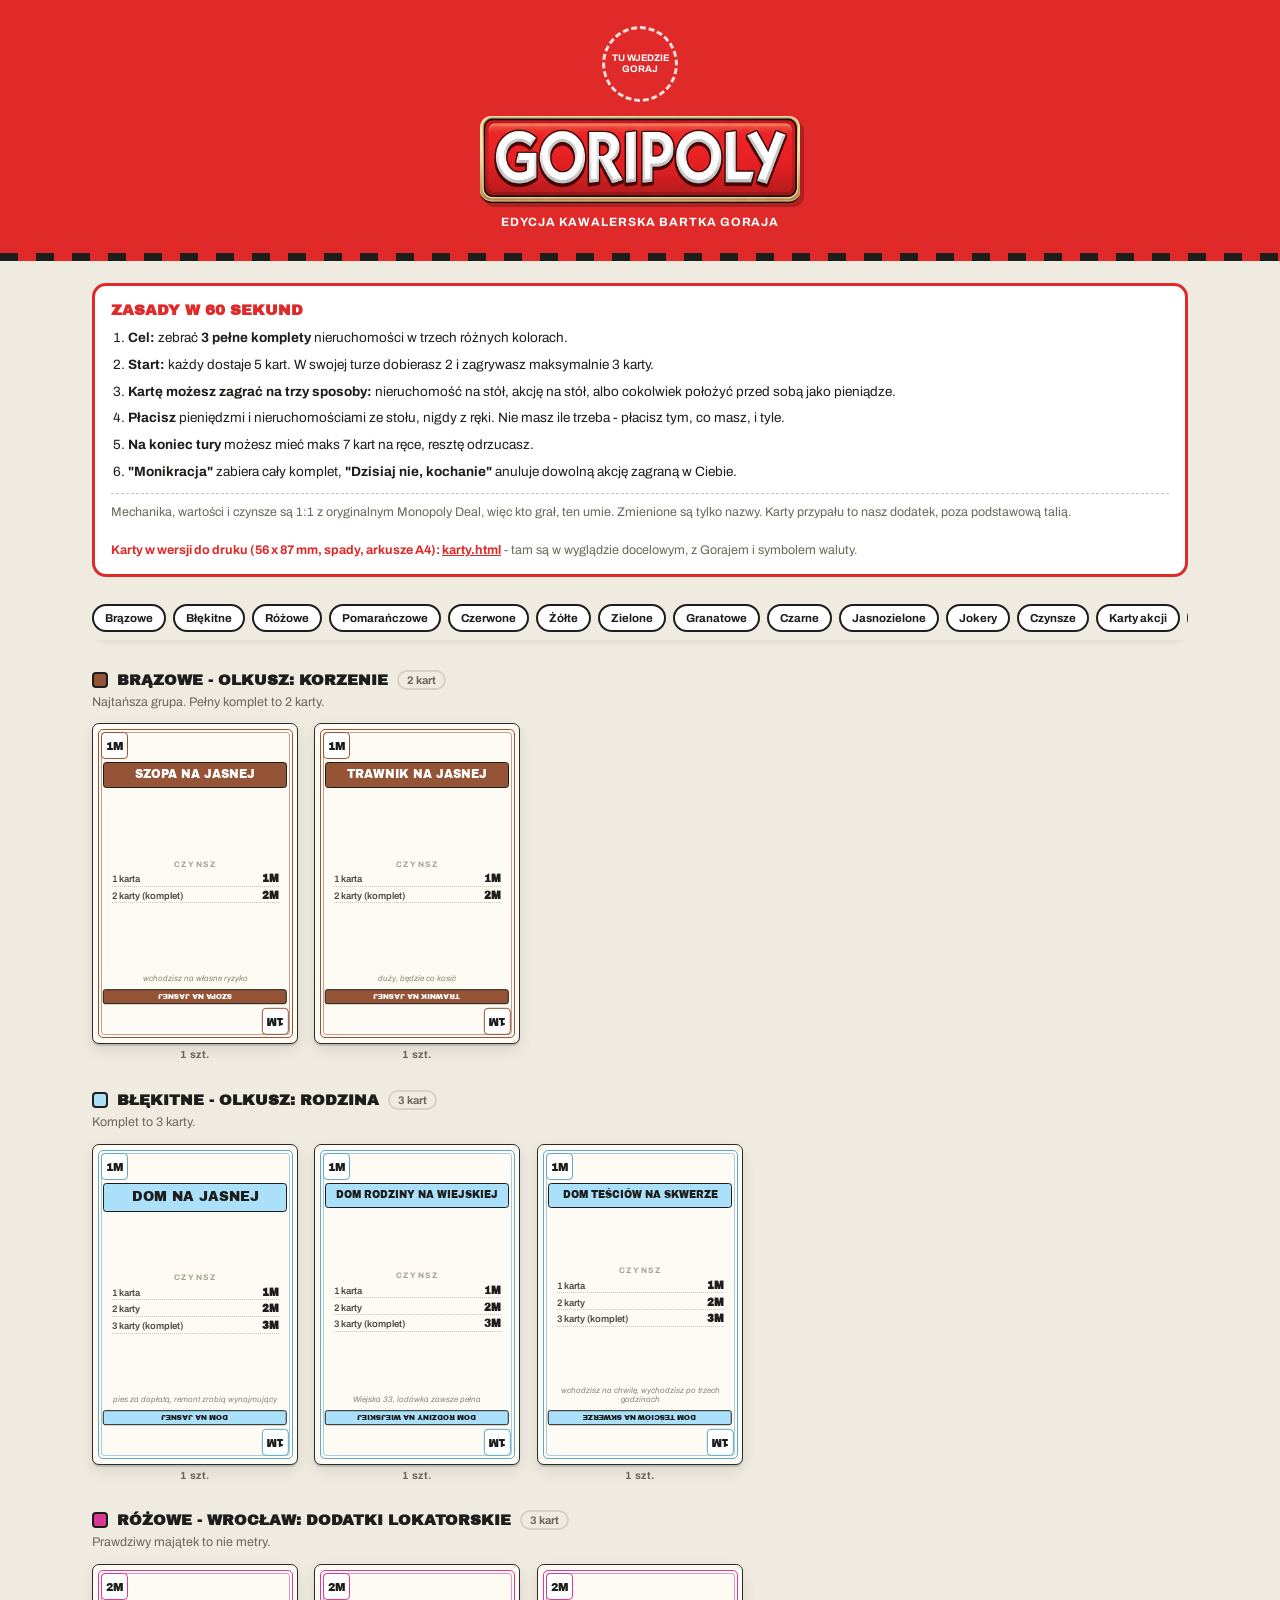
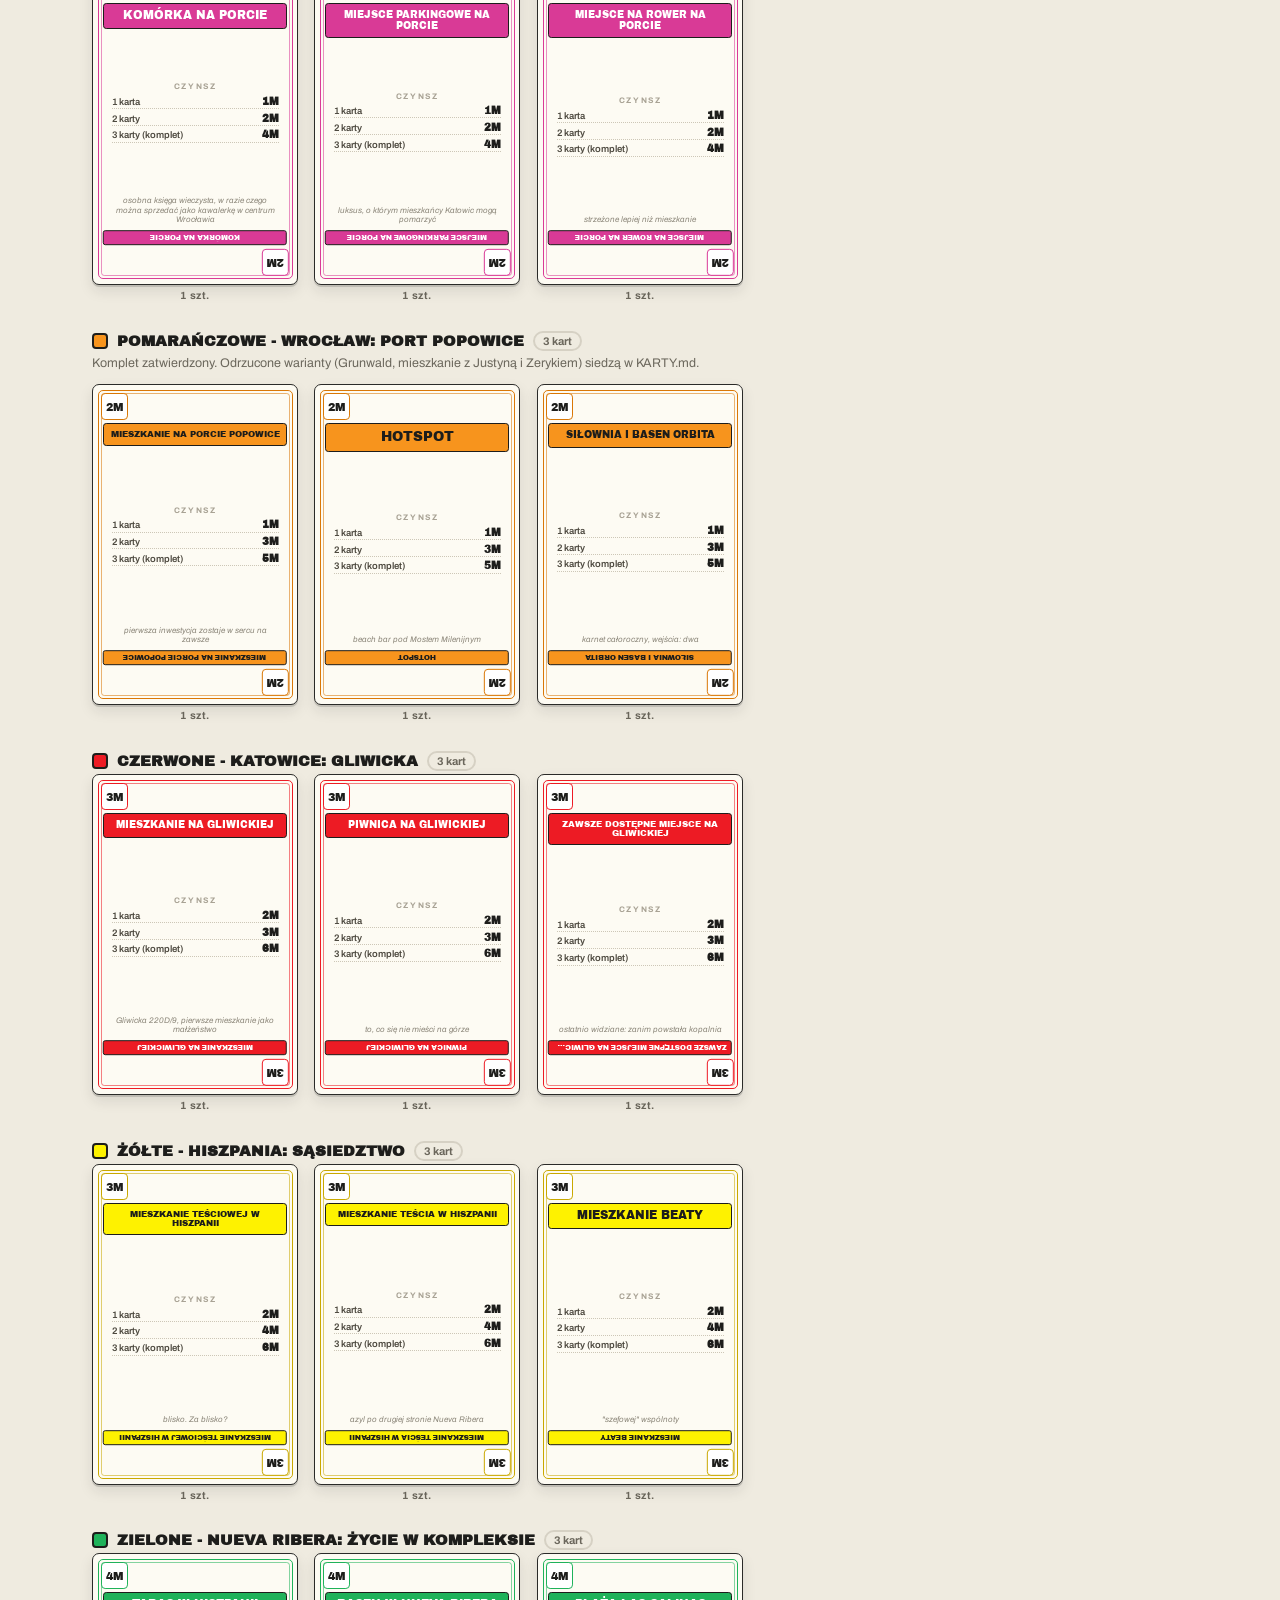
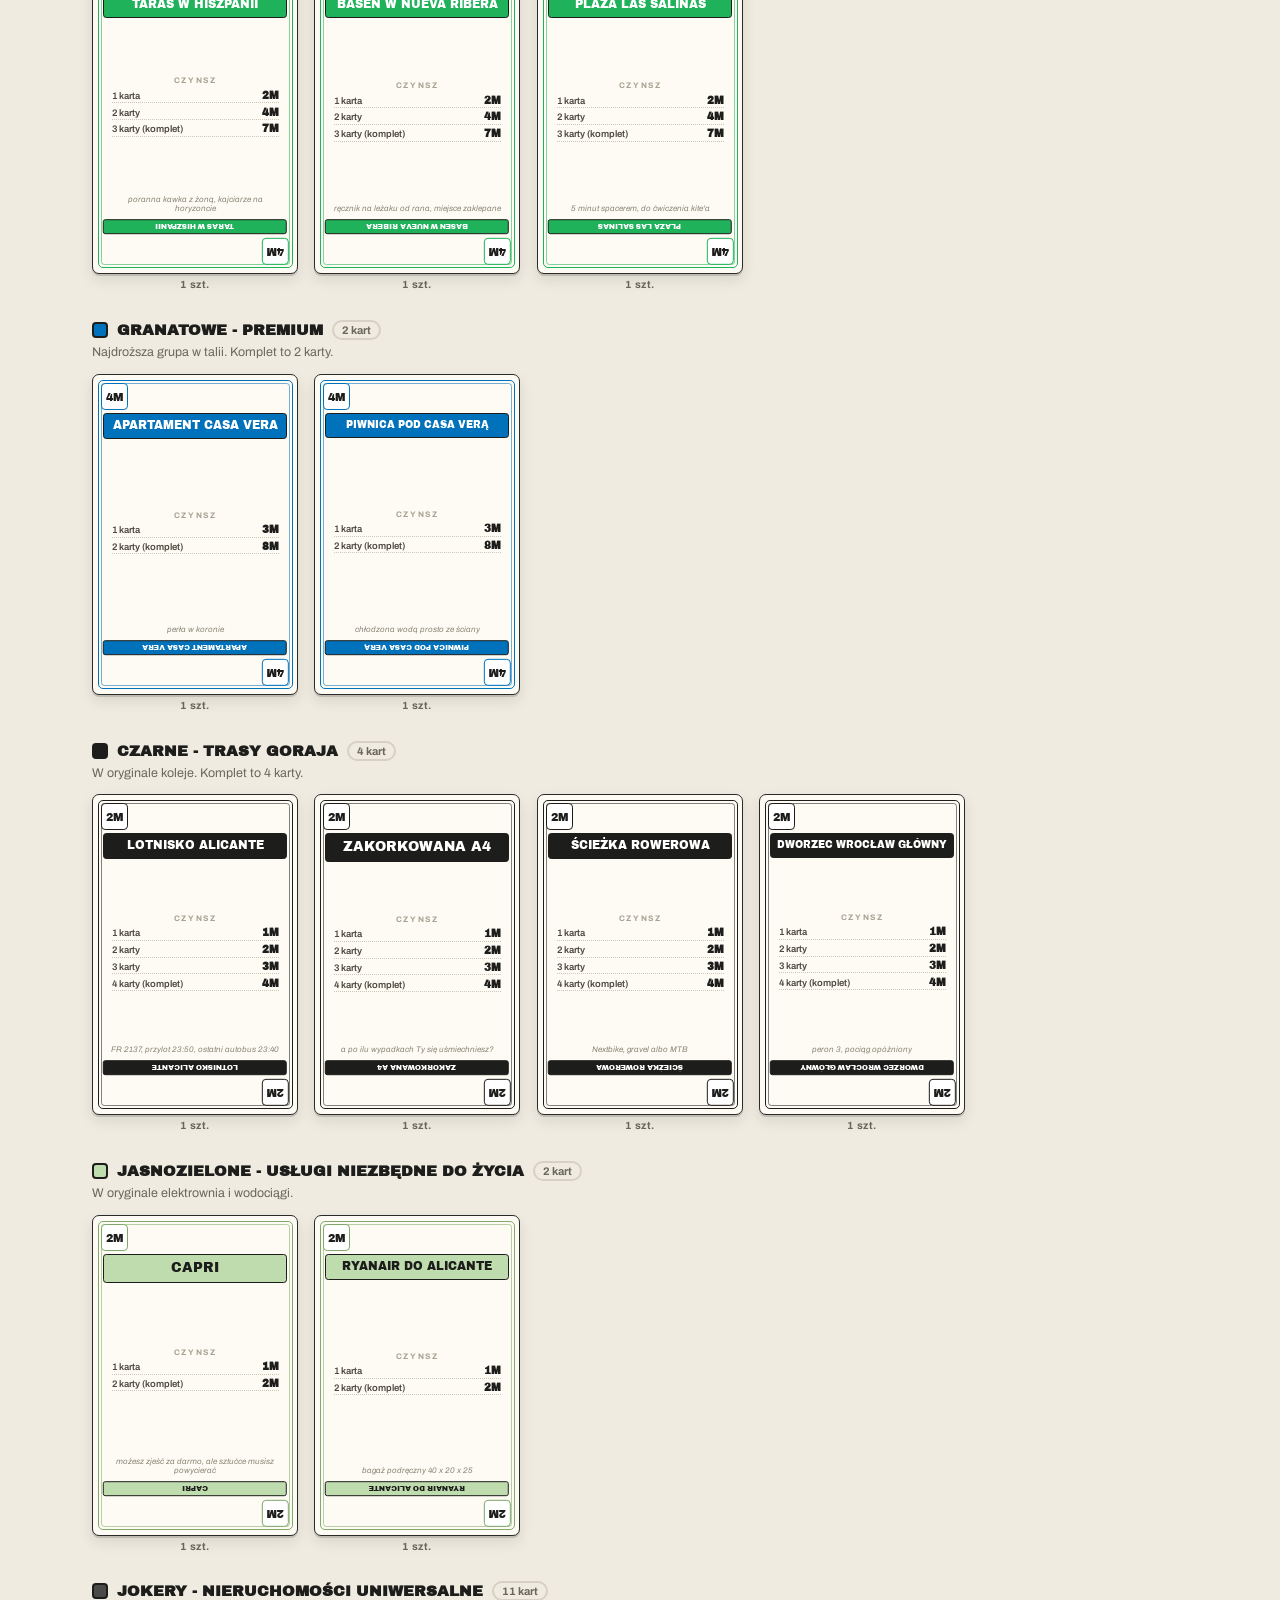
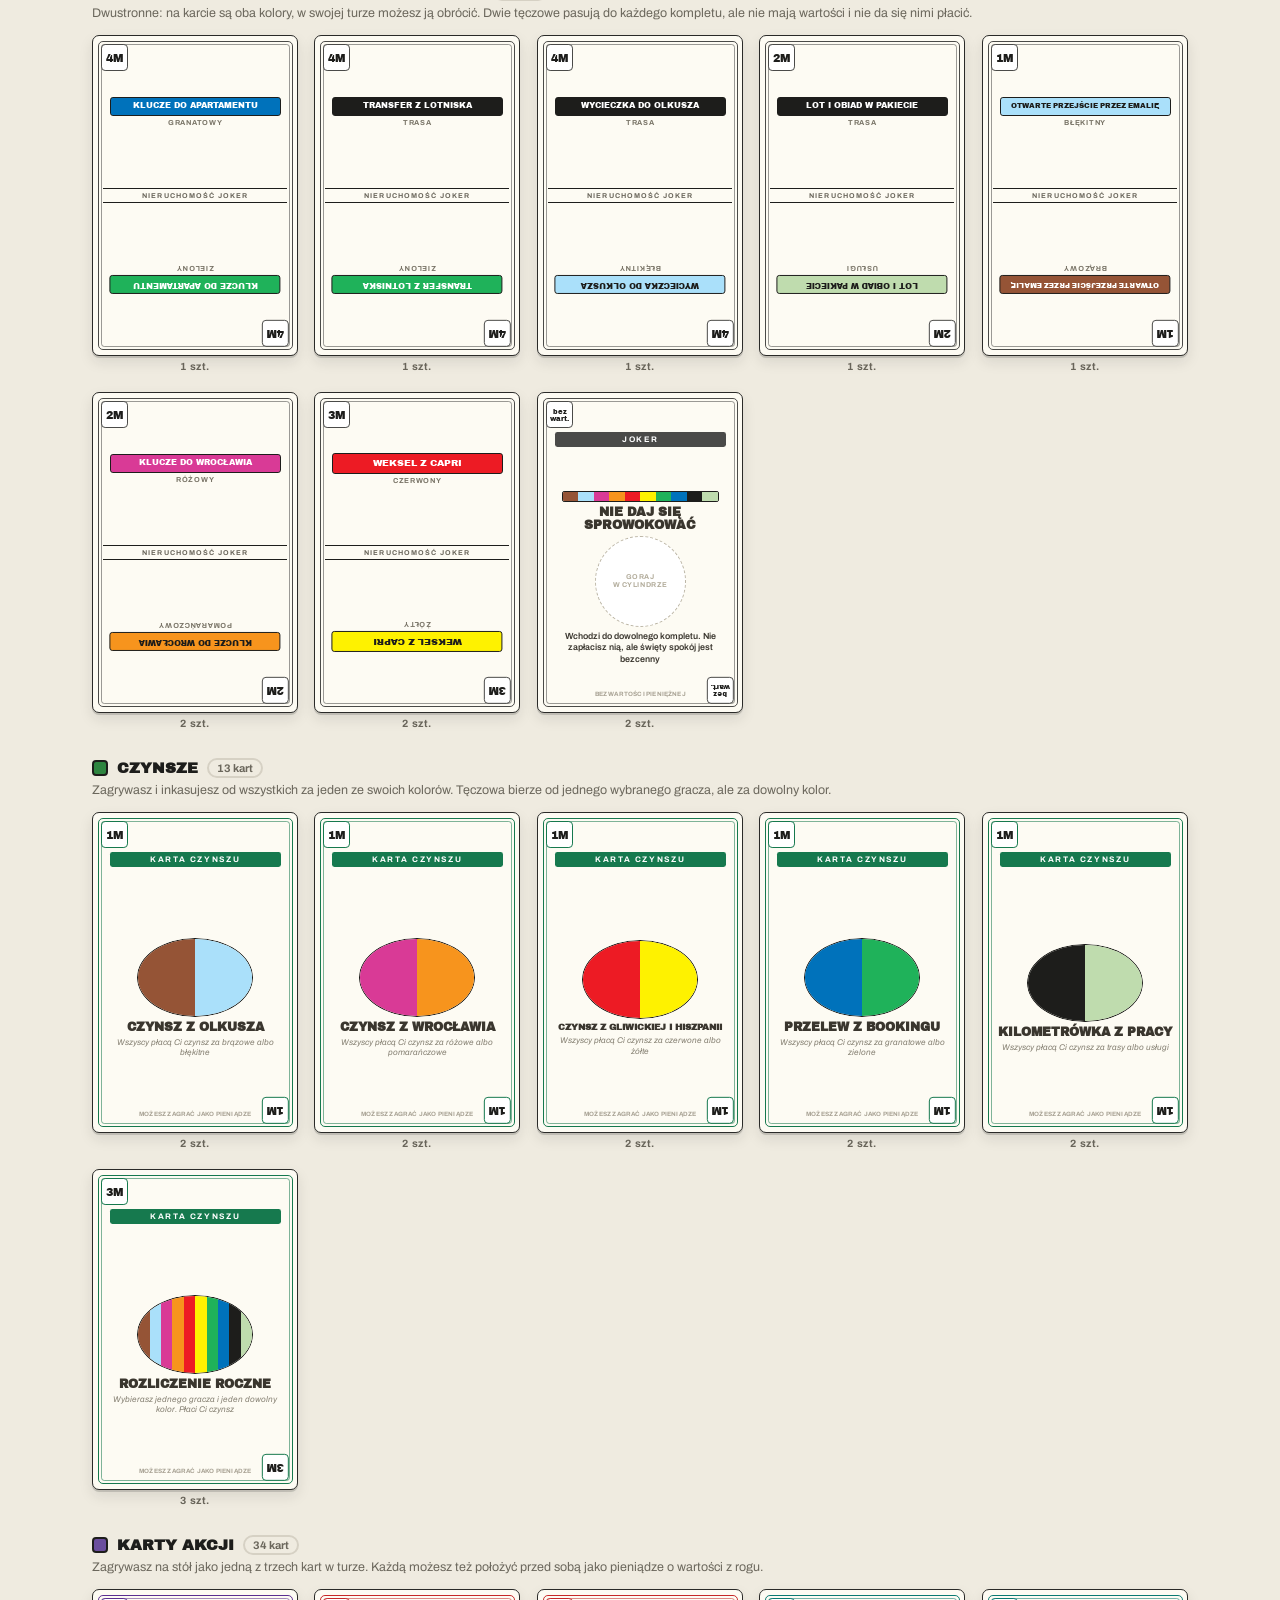
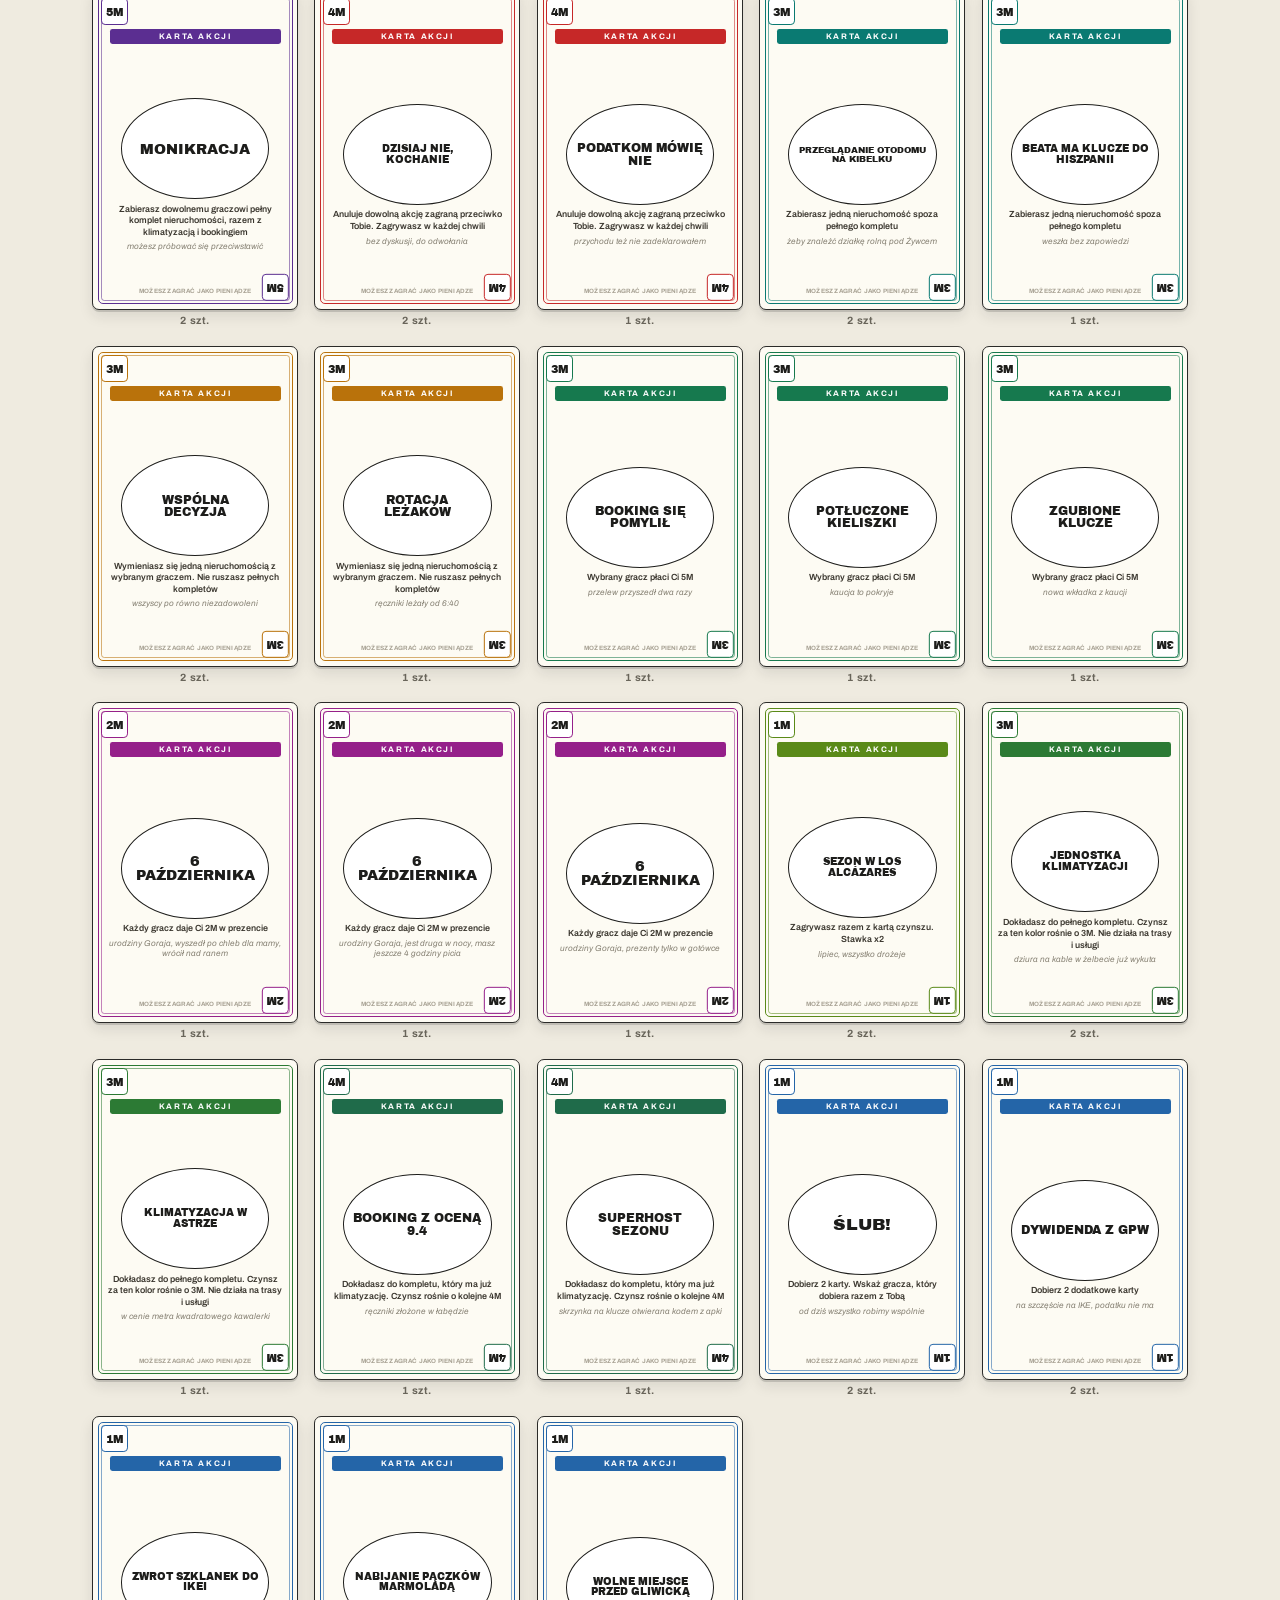
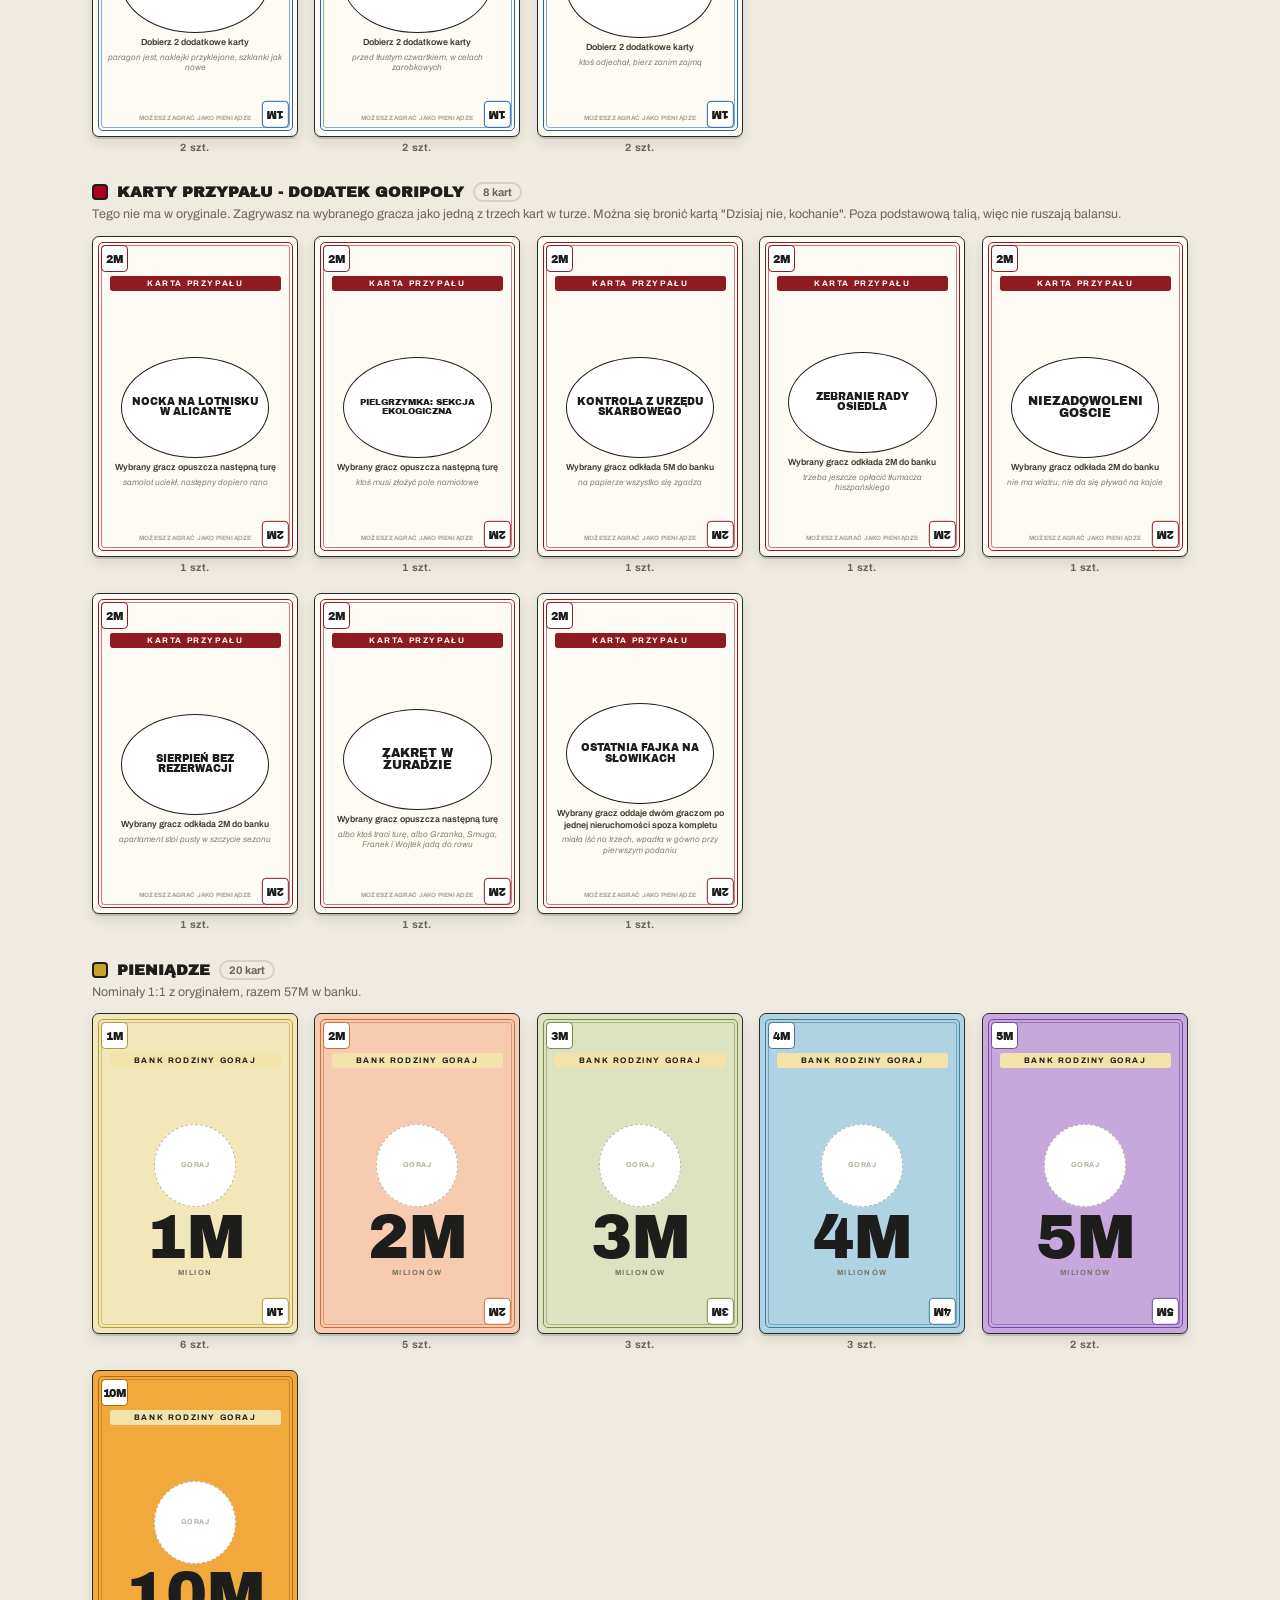
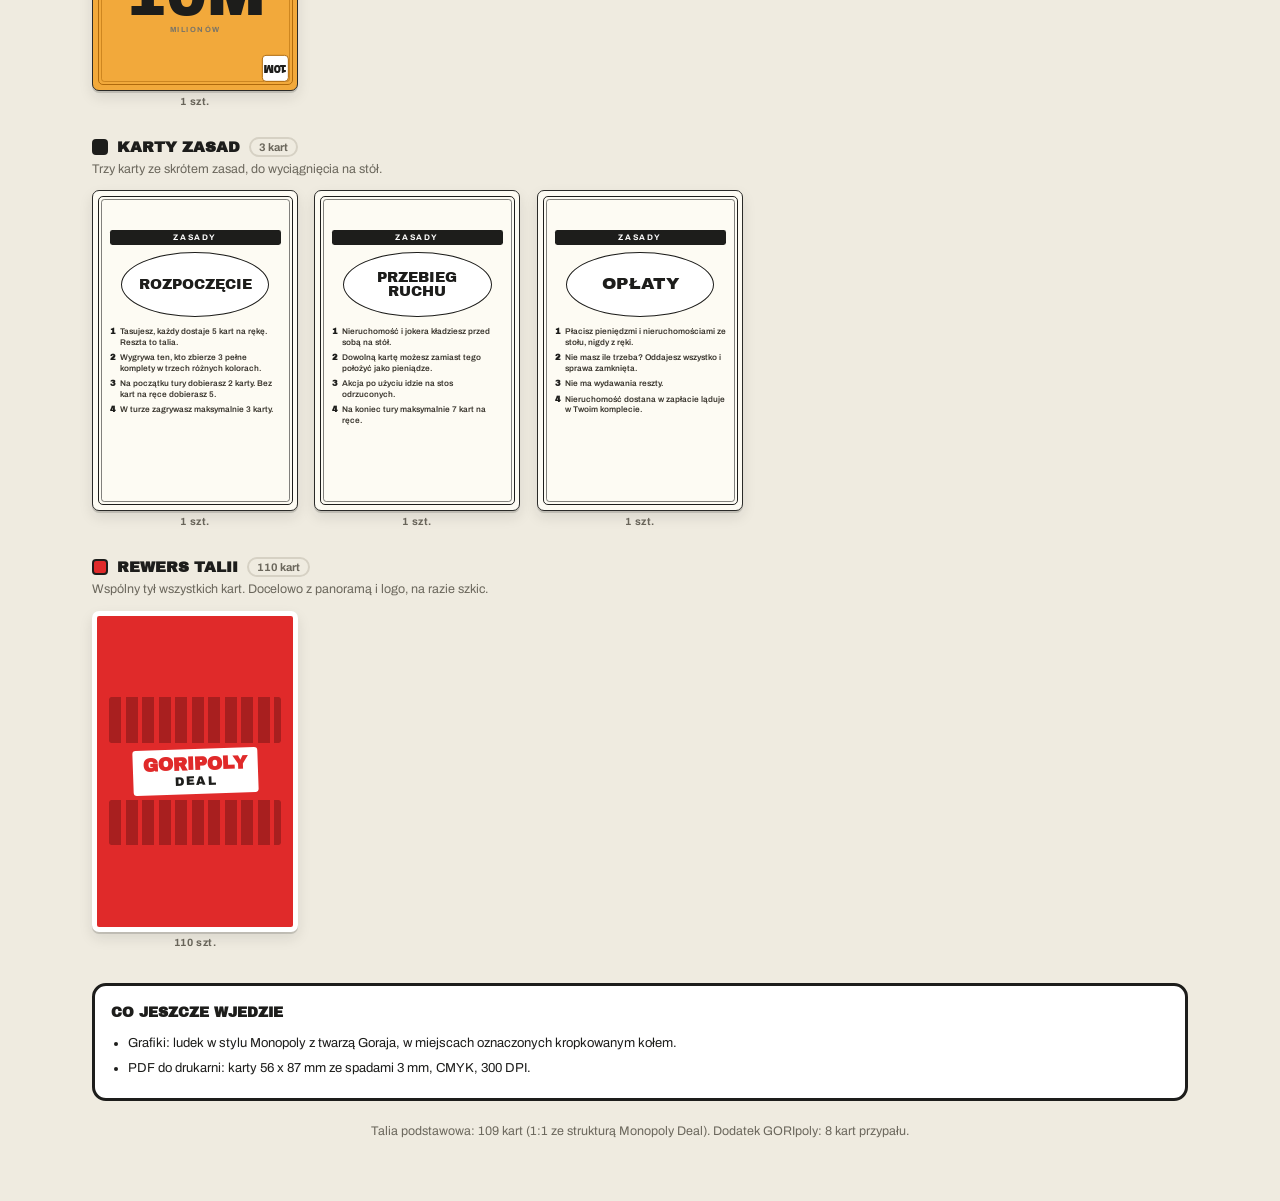
<file: index.html>
<!DOCTYPE html>
<html lang="pl">
<head>
<meta charset="UTF-8">
<meta name="viewport" content="width=device-width, initial-scale=1, viewport-fit=cover">
<meta name="theme-color" content="#E02A2A">
<title>GORIpoly</title>
<link rel="preconnect" href="https://fonts.googleapis.com">
<link rel="preconnect" href="https://fonts.gstatic.com" crossorigin>
<link href="https://fonts.googleapis.com/css2?family=Archivo+Black&family=Archivo:ital,wght@0,400;0,600;0,700;1,600&display=swap" rel="stylesheet">
<style>
  :root{
    --mono-red:#E02A2A; --ink:#1D1D1B; --paper:#EFEBE0; --muted:#6b675c; --cardpaper:#FDFBF3;
  }
  *{box-sizing:border-box;margin:0;padding:0;-webkit-text-size-adjust:100%}
  body{background:var(--paper);color:var(--ink);font-family:'Archivo',system-ui,-apple-system,sans-serif;padding-bottom:60px}

  header{background:var(--mono-red);padding:26px 16px 32px;text-align:center;position:relative;overflow:hidden}
  header::after{content:"";position:absolute;left:0;right:0;bottom:0;height:8px;
    background:repeating-linear-gradient(90deg,var(--ink) 0 18px,transparent 18px 36px)}
  .logo-img{display:block;margin:0 auto;width:min(320px,72vw);height:auto;
    filter:drop-shadow(4px 4px 0 rgba(0,0,0,.22))}
  header p{color:#fff;font-weight:700;margin-top:12px;font-size:12px;letter-spacing:.08em;text-transform:uppercase}
  .mascot{width:76px;height:76px;border-radius:50%;border:3px dashed rgba(255,255,255,.85);margin:0 auto 14px;
    display:grid;place-items:center;color:#fff;font-size:9.5px;font-weight:700;line-height:1.2;text-transform:uppercase}

  main{max-width:1120px;margin:0 auto;padding:0 12px}

  .rules{background:#fff;border:3px solid var(--mono-red);border-radius:14px;padding:16px 16px 14px;margin-top:22px}
  .rules h2{font-family:'Archivo Black',sans-serif;font-size:15px;text-transform:uppercase;color:var(--mono-red);margin-bottom:10px}
  .rules ol{margin-left:17px;font-size:13.5px;line-height:1.55}
  .rules li{margin-bottom:6px}
  .rules .hint{margin-top:10px;font-size:12.5px;color:var(--muted);line-height:1.5;border-top:1px dashed #ccc7ba;padding-top:9px}

  .toolbar{position:sticky;top:0;z-index:30;background:var(--paper);padding:11px 0 8px;margin-top:16px;
    display:flex;gap:7px;overflow-x:auto;-webkit-overflow-scrolling:touch;scrollbar-width:none;
    box-shadow:0 8px 8px -8px rgba(0,0,0,.12)}
  .toolbar::-webkit-scrollbar{display:none}
  .toolbar a{flex:none;font-size:11.5px;font-weight:700;text-decoration:none;color:var(--ink);
    background:#fff;border:2px solid var(--ink);border-radius:999px;padding:6px 11px;white-space:nowrap}

  section{margin-top:30px;scroll-margin-top:58px}
  .sec-head{display:flex;align-items:center;gap:9px;margin-bottom:3px;flex-wrap:wrap}
  .swatch{width:16px;height:16px;border:2.5px solid var(--ink);border-radius:4px;flex:none}
  .sec-head h2{font-family:'Archivo Black',sans-serif;font-size:15px;text-transform:uppercase}
  .sec-head .cnt{font-size:11px;font-weight:700;color:var(--muted);border:2px solid #d6d1c4;border-radius:999px;padding:2px 8px}
  .sec-note{font-size:12.5px;color:var(--muted);margin-bottom:12px;line-height:1.5}
  .subhead{font-size:11px;font-weight:700;text-transform:uppercase;letter-spacing:.1em;color:var(--muted);
    margin:16px 0 8px;padding-top:12px;border-top:1px dashed #ccc7ba}

  .grid{display:grid;grid-template-columns:repeat(auto-fill,minmax(150px,1fr));gap:16px 12px}
  @media(min-width:640px){.grid{grid-template-columns:repeat(auto-fill,minmax(182px,1fr));gap:20px 16px}}
  .slot{container-type:inline-size}
  .qty{margin-top:5px;font-size:10.5px;font-weight:700;color:var(--muted);text-align:center;letter-spacing:.06em}

  /* ============ KARTA ============ */
  .mcard{aspect-ratio:56/87;background:var(--cardpaper);border:0.7cqi solid #2a2a28;border-radius:3.4cqi;
    position:relative;overflow:hidden;display:flex;flex-direction:column;
    box-shadow:0 2px 0 rgba(29,29,27,.16),0 6px 14px rgba(29,29,27,.10)}
  /* ozdobna podwójna ramka */
  .frame{position:absolute;inset:2.2cqi;border:0.55cqi solid var(--acc);border-radius:2.4cqi;pointer-events:none;z-index:2}
  .frame::after{content:"";position:absolute;inset:1.1cqi;border:0.28cqi solid var(--acc);border-radius:1.6cqi;opacity:.55}

  .badge{position:absolute;z-index:5;width:13cqi;height:13cqi;border-radius:2cqi;background:#fff;
    border:0.55cqi solid var(--acc);display:grid;place-items:center;
    font-family:'Archivo Black',sans-serif;font-size:5.4cqi;color:var(--ink);letter-spacing:-.03em}
  .badge.tl{top:4cqi;left:4cqi} .badge.br{bottom:4cqi;right:4cqi;transform:rotate(180deg)}
  .badge.nv{font-size:3.3cqi;line-height:1.05;text-align:center;letter-spacing:0}

  .ribbon{position:relative;z-index:3;margin:19cqi 8cqi 0;padding:1.5cqi 0;text-align:center;
    background:var(--acc);color:#fff;border-radius:1.2cqi;
    font-size:3.9cqi;font-weight:700;letter-spacing:.2em;text-transform:uppercase}
  .ribbon.on-light{color:var(--ink)}

  .stage{position:relative;z-index:3;flex:1;display:flex;flex-direction:column;align-items:center;
    justify-content:center;gap:2cqi;padding:3cqi 7cqi 4cqi;text-align:center}

  .emblem{width:72cqi;aspect-ratio:1/.68;border:0.85cqi solid var(--ink);border-radius:50%;background:#fff;
    display:grid;place-items:center;padding:3cqi 4cqi;flex:none}
  .emblem span{font-family:'Archivo Black',sans-serif;text-transform:uppercase;line-height:1.02;
    word-break:break-word;hyphens:auto}
  .emblem.split{border:none;padding:0;overflow:hidden;position:relative;background:none}
  .emblem.split .halves{position:absolute;inset:0;display:flex;border:0.85cqi solid var(--ink);border-radius:50%;overflow:hidden}
  .emblem.split .halves>div{flex:1}

  .desc{font-size:4.3cqi;line-height:1.3;color:#3a362e;font-weight:600}
  .flav{font-size:4cqi;line-height:1.24;color:#847f71;font-style:italic}
  .asmoney{position:absolute;z-index:3;left:18cqi;right:18cqi;bottom:6.5cqi;text-align:center;
    font-size:3cqi;line-height:1.25;letter-spacing:.03em;text-transform:uppercase;color:#a8a294;font-weight:700}

  /* --- nieruchomość --- */
  .pband{position:relative;z-index:3;margin:18.5cqi 5cqi 0;padding:3cqi 2cqi;border:0.6cqi solid var(--ink);
    border-radius:1.6cqi;text-align:center}
  .pband .nm{font-family:'Archivo Black',sans-serif;font-size:6.6cqi;line-height:1.03;text-transform:uppercase;
    word-break:break-word;hyphens:auto;display:block}
  .pband .nm.s2{font-size:5.6cqi} .pband .nm.s3{font-size:4.8cqi} .pband .nm.s4{font-size:4.2cqi}
  .prents{position:relative;z-index:3;flex:1;padding:3cqi 9cqi;display:flex;flex-direction:column;
    justify-content:center;gap:1.6cqi}
  .rt-title{font-size:3.9cqi;font-weight:700;letter-spacing:.2em;text-transform:uppercase;color:#a8a294;text-align:center;margin-bottom:.6cqi}
  .rt{display:flex;justify-content:space-between;align-items:baseline;font-size:4.6cqi;font-weight:600;
    color:#4d493f;border-bottom:0.3cqi dotted #cdc7b7;padding-bottom:.7cqi}
  .rt b{font-family:'Archivo Black',sans-serif;color:var(--ink);font-size:5cqi}
  .pfoot{position:relative;z-index:3;padding:0 8cqi 2.5cqi;text-align:center;
    font-size:3.9cqi;line-height:1.22;color:#8a8578;font-style:italic}
  .pmirror{position:relative;z-index:3;margin:0 5cqi 18.5cqi;padding:1.4cqi 2cqi;
    border:0.5cqi solid var(--ink);border-radius:1.2cqi;text-align:center;transform:rotate(180deg)}
  .pmirror span{font-family:'Archivo Black',sans-serif;font-size:3.6cqi;text-transform:uppercase;line-height:1;
    display:block;overflow:hidden;text-overflow:ellipsis;white-space:nowrap}

  /* --- joker dwukolorowy --- */
  .wildhalf{position:relative;z-index:3;flex:1;display:flex;flex-direction:column;align-items:center;
    justify-content:center;gap:1.4cqi;padding:5cqi 8cqi;text-align:center}
  .wildhalf.b{transform:rotate(180deg)}
  .wildbar{width:100%;padding:2.2cqi 2cqi;border:0.6cqi solid var(--ink);border-radius:1.4cqi}
  .wildbar span{font-family:'Archivo Black',sans-serif;font-size:4.6cqi;text-transform:uppercase;line-height:1.05;display:block}
  .wildbar span.s2{font-size:4cqi} .wildbar span.s3{font-size:3.5cqi}
  .wildmid{position:relative;z-index:4;margin:0 5cqi;padding:1.4cqi 0;text-align:center;background:var(--cardpaper);
    border-top:0.4cqi solid var(--ink);border-bottom:0.4cqi solid var(--ink);
    font-size:3.4cqi;font-weight:700;letter-spacing:.16em;text-transform:uppercase;color:#6b675c}
  .wildcol{font-size:3.5cqi;font-weight:700;letter-spacing:.1em;text-transform:uppercase;color:#7a7568}

  /* --- stripes --- */
  .stripes{display:flex;width:100%;height:5cqi;border:0.5cqi solid var(--ink);border-radius:1cqi;overflow:hidden}
  .stripes>div{flex:1}

  /* --- pieniądze --- */
  .money{position:relative;z-index:3;flex:1;display:flex;flex-direction:column;align-items:center;justify-content:center;gap:2cqi}
  .money .big{font-family:'Archivo Black',sans-serif;font-size:30cqi;line-height:.86;color:var(--ink)}
  .money .cap{font-size:3.6cqi;font-weight:700;letter-spacing:.2em;text-transform:uppercase;color:#7a7568}

  /* --- placeholder grafiki --- */
  .art{width:52cqi;aspect-ratio:1/1;border:0.6cqi dashed #bdb7a7;border-radius:50%;display:grid;place-items:center;
    color:#b3ad9c;font-size:3.4cqi;font-weight:700;text-transform:uppercase;letter-spacing:.08em;
    text-align:center;line-height:1.2;background:#fff}

  /* --- zasady --- */
  .rlist{position:relative;z-index:3;padding:4cqi 8cqi;display:flex;flex-direction:column;gap:2.4cqi}
  .rlist .li{display:flex;gap:2cqi;font-size:4cqi;line-height:1.28;color:#3a362e;font-weight:600;text-align:left}
  .rlist .li i{font-style:normal;font-family:'Archivo Black',sans-serif;color:var(--acc);flex:none}

  /* --- rewers --- */
  .backcard{background:var(--mono-red);border-color:#fff;border-width:2.6cqi}
  .backcard .bwrap{position:relative;z-index:3;flex:1;display:flex;flex-direction:column;align-items:center;justify-content:center;gap:3cqi;padding:6cqi}
  .backcard .blogo{background:#fff;border-radius:1.6cqi;padding:3cqi 5cqi;text-align:center;transform:rotate(-2deg)}
  .backcard .blogo b{display:block;font-family:'Archivo Black',sans-serif;font-size:9cqi;color:var(--mono-red);line-height:1}
  .backcard .blogo i{display:block;font-style:normal;font-family:'Archivo Black',sans-serif;font-size:6cqi;color:var(--ink);letter-spacing:.1em}
  .backcard .sky{width:100%;height:22cqi;background:
    linear-gradient(to top,rgba(0,0,0,.28) 0 100%) padding-box;
    -webkit-mask:repeating-linear-gradient(90deg,#000 0 6cqi,transparent 6cqi 8cqi);
    mask:repeating-linear-gradient(90deg,#000 0 6cqi,transparent 6cqi 8cqi);border-radius:1cqi}

  footer{margin-top:36px;background:#fff;border:3px solid var(--ink);border-radius:14px;padding:16px;font-size:13px;line-height:1.6}
  footer h3{font-family:'Archivo Black',sans-serif;font-size:14px;text-transform:uppercase;margin-bottom:8px}
  footer ul{margin-left:17px} footer li{margin-bottom:4px}
  .tally{font-size:12.5px;color:var(--muted);margin-top:20px;text-align:center;line-height:1.6}

  @media print{
    body{background:#fff;padding:0}
    header,.toolbar,.rules,.sec-note,footer,.tally,.qty,.subhead{display:none!important}
    .sec-head{margin:0 0 4mm}
    section{margin-top:6mm}
    main{max-width:none;padding:0}
    .grid{grid-template-columns:repeat(3,56mm);gap:4mm;justify-content:center}
    .slot{width:56mm}
    .mcard{box-shadow:none;page-break-inside:avoid;break-inside:avoid}
    @page{size:A4;margin:8mm}
  }
</style>
</head>
<body>

<header>
  <div class="mascot">tu wjedzie<br>Goraj</div>
  <img class="logo-img" src="logo-goripoly.png" alt="GORIPOLY">
  <p>Edycja kawalerska Bartka Goraja</p>
</header>

<main>
  <div class="rules">
    <h2>Zasady w 60 sekund</h2>
    <ol>
      <li><b>Cel:</b> zebrać <b>3 pełne komplety</b> nieruchomości w trzech różnych kolorach.</li>
      <li><b>Start:</b> każdy dostaje 5 kart. W swojej turze dobierasz 2 i zagrywasz maksymalnie 3 karty.</li>
      <li><b>Kartę możesz zagrać na trzy sposoby:</b> nieruchomość na stół, akcję na stół, albo cokolwiek położyć przed sobą jako pieniądze.</li>
      <li><b>Płacisz</b> pieniędzmi i nieruchomościami ze stołu, nigdy z ręki. Nie masz ile trzeba - płacisz tym, co masz, i tyle.</li>
      <li><b>Na koniec tury</b> możesz mieć maks 7 kart na ręce, resztę odrzucasz.</li>
      <li><b>"Monikracja"</b> zabiera cały komplet, <b>"Dzisiaj nie, kochanie"</b> anuluje dowolną akcję zagraną w Ciebie.</li>
    </ol>
    <div class="hint">Mechanika, wartości i czynsze są 1:1 z oryginalnym Monopoly Deal, więc kto grał, ten umie. Zmienione są tylko nazwy. Karty przypału to nasz dodatek, poza podstawową talią.<br><br>
      <b style="color:#E02A2A">Karty w wersji do druku (56 x 87 mm, spady, arkusze A4): <a href="karty.html" style="color:#E02A2A">karty.html</a></b> - tam są w wyglądzie docelowym, z Gorajem i symbolem waluty.</div>
  </div>

  <nav class="toolbar" id="nav"></nav>
  <div id="app"></div>

  <footer>
    <h3>Co jeszcze wjedzie</h3>
    <ul>
      <li>Grafiki: ludek w stylu Monopoly z twarzą Goraja, w miejscach oznaczonych kropkowanym kołem.</li>
      <li>PDF do drukarni: karty 56 x 87 mm ze spadami 3 mm, CMYK, 300 DPI.</li>
    </ul>
  </footer>

  <div class="tally" id="tally"></div>
</main>

<script>
const C = {brown:'#955436',ltblue:'#AAE0FA',pink:'#D93A96',orange:'#F7941D',red:'#ED1B24',
  yellow:'#FEF200',green:'#1FB25A',dkblue:'#0072BB',rail:'#1D1D1B',util:'#BFDCAE'};
/* ciemniejsze warianty do ramek, żeby żółty i błękit nie znikały */
const FRAME = {brown:'#955436',ltblue:'#5FA8CC',pink:'#D93A96',orange:'#D97706',red:'#ED1B24',
  yellow:'#C9A800',green:'#1FB25A',dkblue:'#0072BB',rail:'#1D1D1B',util:'#7FA86A'};
const LIGHT = new Set(['ltblue','yellow','util','orange']);
const ALLCOLORS = ['brown','ltblue','pink','orange','red','yellow','green','dkblue','rail','util'];
const PLNAME = {brown:'brązowy',ltblue:'błękitny',pink:'różowy',orange:'pomarańczowy',red:'czerwony',
  yellow:'żółty',green:'zielony',dkblue:'granatowy',rail:'trasa',util:'usługi'};

/* akcenty spójne z paletą kart do druku (karty.html -> PALETTE) */
const A = {pass:'#2465A8',sly:'#0A7A72',forced:'#B9720B',debt:'#16794E',bday:'#95208A',
  jsn:'#C62828',house:'#2C7A34',hotel:'#1F6B4A',breaker:'#5B2E91',dbl:'#5A8A18',
  oops:'#8E1B22',rules:'#1D1D1B',wild:'#4A4A48',rent:'#16794E',money:'#C9A227'};

function esc(s){return String(s==null?'':s).replace(/[&<>]/g,c=>({'&':'&amp;','<':'&lt;','>':'&gt;'}[c]))}
function embSize(n){const L=n.length;return L<=9?8.4:L<=14?7:L<=20?5.9:L<=28?5:L<=38?4.3:3.8}
function bandCls(n){const L=n.length;return L<=14?'':L<=20?'s2':L<=28?'s3':'s4'}
function barCls(n){const L=n.length;return L<=16?'':L<=26?'s2':'s3'}

function badges(v){
  if(v===null) return `<span class="badge tl nv" style="--acc:#4A4A48">bez<br>wart.</span>
    <span class="badge br nv" style="--acc:#4A4A48">bez<br>wart.</span>`;
  return `<span class="badge tl">${v}</span><span class="badge br">${v}</span>`;
}
function stripes(){return `<div class="stripes">${ALLCOLORS.map(k=>`<div style="background:${C[k]}"></div>`).join('')}</div>`}

/* ---------- nieruchomość ---------- */
function propCard(c, sec){
  const col=C[sec.color], acc=FRAME[sec.color], txt=LIGHT.has(sec.color)?'var(--ink)':'#fff';
  const rows=sec.rents.map((r,i)=>`<div class="rt"><span>${i+1} ${i===0?'karta':'karty'}${i===sec.rents.length-1?' (komplet)':''}</span><b>${r}</b></div>`).join('');
  return `<div class="mcard" style="--acc:${acc}">
    <div class="frame"></div>${badges(sec.val)}
    <div class="pband" style="background:${col};color:${txt}"><span class="nm ${bandCls(c.n)}">${esc(c.n)}</span></div>
    <div class="prents"><div class="rt-title">Czynsz</div>${rows}</div>
    ${c.s?`<div class="pfoot">${esc(c.s)}</div>`:''}
    <div class="pmirror" style="background:${col};color:${txt}"><span>${esc(c.n)}</span></div>
  </div>`;
}

/* ---------- joker ---------- */
function wildCard(c){
  if(c.multi){
    return `<div class="mcard" style="--acc:${A.wild}">
      <div class="frame"></div>${badges(null)}
      <div class="ribbon">Joker</div>
      <div class="stage">
        <div style="width:76cqi">${stripes()}</div>
        <div class="desc" style="font-family:'Archivo Black',sans-serif;font-size:6cqi;text-transform:uppercase;line-height:1.05">${esc(c.n)}</div>
        <div class="art" style="width:44cqi">Goraj<br>w cylindrze</div>
        <div class="desc">${esc(c.t)}</div>
      </div>
      <div class="asmoney">Bez wartości pieniężnej</div>
    </div>`;
  }
  const ca=C[c.a], cb=C[c.b], ta=LIGHT.has(c.a)?'var(--ink)':'#fff', tb=LIGHT.has(c.b)?'var(--ink)':'#fff';
  return `<div class="mcard" style="--acc:${A.wild}">
    <div class="frame"></div>${badges(c.v)}
    <div class="wildhalf a">
      <div class="wildbar" style="background:${ca};color:${ta}"><span class="${barCls(c.n)}">${esc(c.n)}</span></div>
      <div class="wildcol">${esc(PLNAME[c.a])}</div>
    </div>
    <div class="wildmid">Nieruchomość joker</div>
    <div class="wildhalf b">
      <div class="wildbar" style="background:${cb};color:${tb}"><span class="${barCls(c.n)}">${esc(c.n)}</span></div>
      <div class="wildcol">${esc(PLNAME[c.b])}</div>
    </div>
  </div>`;
}

/* ---------- czynsz ---------- */
function rentCard(c){
  const halves = c.multi
    ? `<div class="halves">${ALLCOLORS.map(k=>`<div style="background:${C[k]}"></div>`).join('')}</div>`
    : `<div class="halves"><div style="background:${C[c.a]}"></div><div style="background:${C[c.b]}"></div></div>`;
  return `<div class="mcard" style="--acc:${A.rent}">
    <div class="frame"></div>${badges(c.v)}
    <div class="ribbon">Karta czynszu</div>
    <div class="stage">
      <div class="emblem split" style="width:56cqi">${halves}</div>
      <div class="desc" style="font-family:'Archivo Black',sans-serif;font-size:${embSize(c.n)}cqi;text-transform:uppercase;line-height:1.05">${esc(c.n)}</div>
      <div class="flav">${esc(c.t)}</div>
    </div>
    <div class="asmoney">Możesz zagrać jako pieniądze</div>
  </div>`;
}

/* ---------- akcja ---------- */
function actionCard(c){
  return `<div class="mcard" style="--acc:${c.c}">
    <div class="frame"></div>${badges(c.v)}
    <div class="ribbon">${esc(c.kind||'Karta akcji')}</div>
    <div class="stage">
      <div class="emblem"><span style="font-size:${embSize(c.n)}cqi">${esc(c.n)}</span></div>
      <div class="desc">${esc(c.t)}</div>
      ${c.s?`<div class="flav">${esc(c.s)}</div>`:''}
    </div>
    <div class="asmoney">Możesz zagrać jako pieniądze</div>
  </div>`;
}

/* ---------- pieniądze ---------- */
/* kolory nominałów spójne z kartami do druku (karty.html -> MONEY) */
const MONEYC = {1:['#F2E7B8','#B79A3A'],2:['#F6CBB0','#C2703F'],3:['#DDE3C0','#7C8C4A'],
  4:['#AFD3E2','#3D7E9C'],5:['#C6A8DC','#6B4E9E'],10:['#F2A93B','#B06A0C']};

function moneyCard(c){
  const [bg,acc] = MONEYC[c.v] || ['#FBF3D8', A.money];
  return `<div class="mcard" style="--acc:${acc};background:${bg}">
    <div class="frame"></div>
    <span class="badge tl">${c.v}M</span><span class="badge br">${c.v}M</span>
    <div class="ribbon on-light" style="background:#F3E2A9">Bank rodziny Goraj</div>
    <div class="money">
      <div class="art" style="width:40cqi">Goraj</div>
      <div class="big">${c.v}M</div>
      <div class="cap">milion${c.v===1?'':'ów'}</div>
    </div>
  </div>`;
}

/* ---------- zasady ---------- */
function rulesCard(c){
  return `<div class="mcard" style="--acc:${A.rules}">
    <div class="frame"></div>
    <div class="ribbon">Zasady</div>
    <div class="stage" style="flex:none;padding-bottom:1cqi">
      <div class="emblem" style="aspect-ratio:1/.44"><span style="font-size:${embSize(c.n)}cqi">${esc(c.n)}</span></div>
    </div>
    <div class="rlist">${c.items.map((t,i)=>`<div class="li"><i>${i+1}</i><span>${esc(t)}</span></div>`).join('')}</div>
  </div>`;
}

/* ---------- rewers ---------- */
function backCard(){
  return `<div class="mcard backcard" style="--acc:#fff">
    <div class="bwrap">
      <div class="sky" style="background:rgba(0,0,0,.25)"></div>
      <div class="blogo"><b>GORIPOLY</b><i>DEAL</i></div>
      <div class="sky" style="background:rgba(0,0,0,.25)"></div>
    </div>
  </div>`;
}

const RENDER = {prop:propCard, wild:wildCard, rent:rentCard, action:actionCard,
  money:moneyCard, rules:rulesCard, back:backCard};

/* ============================ DANE ============================ */

const SECTIONS = [
{id:'brazowe',type:'prop',title:'Brązowe - Olkusz: korzenie',color:'brown',val:'1M',rents:['1M','2M'],
 note:'Najtańsza grupa. Pełny komplet to 2 karty.',
 cards:[
  {n:'Szopa na Jasnej',s:'wchodzisz na własne ryzyko'},
  {n:'Trawnik na Jasnej',s:'duży, będzie co kosić'},
]},

{id:'blekitne',type:'prop',title:'Błękitne - Olkusz: rodzina',color:'ltblue',val:'1M',rents:['1M','2M','3M'],
 note:'Komplet to 3 karty.',
 cards:[
  {n:'Dom na Jasnej',s:'pies za dopłatą, remont zrobią wynajmujący'},
  {n:'Dom Rodziny na Wiejskiej',s:'Wiejska 33, lodówka zawsze pełna'},
  {n:'Dom Teściów na Skwerze',s:'wchodzisz na chwilę, wychodzisz po trzech godzinach'},
]},

{id:'rozowe',type:'prop',title:'Różowe - Wrocław: dodatki lokatorskie',color:'pink',val:'2M',rents:['1M','2M','4M'],
 note:'Prawdziwy majątek to nie metry.',
 cards:[
  {n:'Komórka na Porcie',s:'osobna księga wieczysta, w razie czego można sprzedać jako kawalerkę w centrum Wrocławia'},
  {n:'Miejsce Parkingowe na Porcie',s:'luksus, o którym mieszkańcy Katowic mogą pomarzyć'},
  {n:'Miejsce na Rower na Porcie',s:'strzeżone lepiej niż mieszkanie'},
]},

{id:'pomaranczowe',type:'prop',title:'Pomarańczowe - Wrocław: Port Popowice',color:'orange',val:'2M',rents:['1M','3M','5M'],
 note:'Komplet zatwierdzony. Odrzucone warianty (Grunwald, mieszkanie z Justyną i Zerykiem) siedzą w KARTY.md.',
 cards:[
  {n:'Mieszkanie na Porcie Popowice',s:'pierwsza inwestycja zostaje w sercu na zawsze'},
  {n:'Hotspot',s:'beach bar pod Mostem Milenijnym'},
  {n:'Siłownia i Basen Orbita',s:'karnet całoroczny, wejścia: dwa'},
]},

{id:'czerwone',type:'prop',title:'Czerwone - Katowice: Gliwicka',color:'red',val:'3M',rents:['2M','3M','6M'],
 cards:[
  {n:'Mieszkanie na Gliwickiej',s:'Gliwicka 220D/9, pierwsze mieszkanie jako małżeństwo'},
  {n:'Piwnica na Gliwickiej',s:'to, co się nie mieści na górze'},
  {n:'Zawsze Dostępne Miejsce na Gliwickiej',s:'ostatnio widziane: zanim powstała kopalnia'},
]},

{id:'zolte',type:'prop',title:'Żółte - Hiszpania: sąsiedztwo',color:'yellow',val:'3M',rents:['2M','4M','6M'],
 cards:[
  {n:'Mieszkanie Teściowej w Hiszpanii',s:'blisko. Za blisko?'},
  {n:'Mieszkanie Teścia w Hiszpanii',s:'azyl po drugiej stronie Nueva Ribera'},
  {n:'Mieszkanie Beaty',s:'"szefowej" wspólnoty'},
]},

{id:'zielone',type:'prop',title:'Zielone - Nueva Ribera: życie w kompleksie',color:'green',val:'4M',rents:['2M','4M','7M'],
 cards:[
  {n:'Taras w Hiszpanii',s:'poranna kawka z żoną, kajciarze na horyzoncie'},
  {n:'Basen w Nueva Ribera',s:'ręcznik na leżaku od rana, miejsce zaklepane'},
  {n:'Plaża Las Salinas',s:'5 minut spacerem, do ćwiczenia kite\'a'},
]},

{id:'granatowe',type:'prop',title:'Granatowe - Premium',color:'dkblue',val:'4M',rents:['3M','8M'],
 note:'Najdroższa grupa w talii. Komplet to 2 karty.',
 cards:[
  {n:'Apartament Casa Vera',s:'perła w koronie'},
  {n:'Piwnica pod Casa Verą',s:'chłodzona wodą prosto ze ściany'},
]},

{id:'trasy',type:'prop',title:'Czarne - Trasy Goraja',color:'rail',val:'2M',rents:['1M','2M','3M','4M'],
 note:'W oryginale koleje. Komplet to 4 karty.',
 cards:[
  {n:'Lotnisko Alicante',s:'FR 2137, przylot 23:50, ostatni autobus 23:40'},
  {n:'Zakorkowana A4',s:'a po ilu wypadkach Ty się uśmiechniesz?'},
  {n:'Ścieżka Rowerowa',s:'Nextbike, gravel albo MTB'},
  {n:'Dworzec Wrocław Główny',s:'peron 3, pociąg opóźniony'},
]},

{id:'media',type:'prop',title:'Jasnozielone - Usługi niezbędne do życia',color:'util',val:'2M',rents:['1M','2M'],
 note:'W oryginale elektrownia i wodociągi.',
 cards:[
  {n:'Capri',s:'możesz zjeść za darmo, ale sztućce musisz powycierać'},
  {n:'Ryanair do Alicante',s:'bagaż podręczny 40 x 20 x 25'},
]},

{id:'jokery',type:'wild',title:'Jokery - nieruchomości uniwersalne',color:'#4A4A48',
 note:'Dwustronne: na karcie są oba kolory, w swojej turze możesz ją obrócić. Dwie tęczowe pasują do każdego kompletu, ale nie mają wartości i nie da się nimi płacić.',
 cards:[
  {n:'Klucze do Apartamentu',a:'dkblue',b:'green',v:'4M',q:1},
  {n:'Transfer z Lotniska',a:'rail',b:'green',v:'4M',q:1},
  {n:'Wycieczka do Olkusza',a:'rail',b:'ltblue',v:'4M',q:1},
  {n:'Lot i Obiad w Pakiecie',a:'rail',b:'util',v:'2M',q:1},
  {n:'Otwarte Przejście przez Emalię',a:'ltblue',b:'brown',v:'1M',q:1},
  {n:'Klucze do Wrocławia',a:'pink',b:'orange',v:'2M',q:2},
  {n:'Weksel z Capri',a:'red',b:'yellow',v:'3M',q:2},
  {n:'Nie Daj Się Sprowokować',multi:true,t:'Wchodzi do dowolnego kompletu. Nie zapłacisz nią, ale święty spokój jest bezcenny',q:2},
]},

{id:'czynsze',type:'rent',title:'Czynsze',color:'#2E8540',
 note:'Zagrywasz i inkasujesz od wszystkich za jeden ze swoich kolorów. Tęczowa bierze od jednego wybranego gracza, ale za dowolny kolor.',
 cards:[
  {n:'Czynsz z Olkusza',a:'brown',b:'ltblue',v:'1M',t:'Wszyscy płacą Ci czynsz za brązowe albo błękitne',q:2},
  {n:'Czynsz z Wrocławia',a:'pink',b:'orange',v:'1M',t:'Wszyscy płacą Ci czynsz za różowe albo pomarańczowe',q:2},
  {n:'Czynsz z Gliwickiej i Hiszpanii',a:'red',b:'yellow',v:'1M',t:'Wszyscy płacą Ci czynsz za czerwone albo żółte',q:2},
  {n:'Przelew z Bookingu',a:'dkblue',b:'green',v:'1M',t:'Wszyscy płacą Ci czynsz za granatowe albo zielone',q:2},
  {n:'Kilometrówka z pracy',a:'rail',b:'util',v:'1M',t:'Wszyscy płacą Ci czynsz za trasy albo usługi',q:2},
  {n:'Rozliczenie Roczne',multi:true,v:'3M',t:'Wybierasz jednego gracza i jeden dowolny kolor. Płaci Ci czynsz',q:3},
]},

{id:'akcje',type:'action',title:'Karty akcji',color:'#6B4E9E',
 note:'Zagrywasz na stół jako jedną z trzech kart w turze. Każdą możesz też położyć przed sobą jako pieniądze o wartości z rogu.',
 cards:[
  {n:'Monikracja',v:'5M',c:A.breaker,t:'Zabierasz dowolnemu graczowi pełny komplet nieruchomości, razem z klimatyzacją i bookingiem',s:'możesz próbować się przeciwstawić',q:2},
  {n:'Dzisiaj Nie, Kochanie',v:'4M',c:A.jsn,t:'Anuluje dowolną akcję zagraną przeciwko Tobie. Zagrywasz w każdej chwili',s:'bez dyskusji, do odwołania',q:2},
  {n:'Podatkom Mówię NIE',v:'4M',c:A.jsn,t:'Anuluje dowolną akcję zagraną przeciwko Tobie. Zagrywasz w każdej chwili',s:'przychodu też nie zadeklarowałem',q:1},
  {n:'Przeglądanie Otodomu na Kibelku',v:'3M',c:A.sly,t:'Zabierasz jedną nieruchomość spoza pełnego kompletu',s:'żeby znaleźć działkę rolną pod Żywcem',q:2},
  {n:'Beata Ma Klucze do Hiszpanii',v:'3M',c:A.sly,t:'Zabierasz jedną nieruchomość spoza pełnego kompletu',s:'weszła bez zapowiedzi',q:1},
  {n:'Wspólna Decyzja',v:'3M',c:A.forced,t:'Wymieniasz się jedną nieruchomością z wybranym graczem. Nie ruszasz pełnych kompletów',s:'wszyscy po równo niezadowoleni',q:2},
  {n:'Rotacja Leżaków',v:'3M',c:A.forced,t:'Wymieniasz się jedną nieruchomością z wybranym graczem. Nie ruszasz pełnych kompletów',s:'ręczniki leżały od 6:40',q:1},
  {n:'Booking Się Pomylił',v:'3M',c:A.debt,t:'Wybrany gracz płaci Ci 5M',s:'przelew przyszedł dwa razy',q:1},
  {n:'Potłuczone Kieliszki',v:'3M',c:A.debt,t:'Wybrany gracz płaci Ci 5M',s:'kaucja to pokryje',q:1},
  {n:'Zgubione Klucze',v:'3M',c:A.debt,t:'Wybrany gracz płaci Ci 5M',s:'nowa wkładka z kaucji',q:1},
  {n:'6 Października',v:'2M',c:A.bday,t:'Każdy gracz daje Ci 2M w prezencie',s:'urodziny Goraja, wyszedł po chleb dla mamy, wrócił nad ranem',q:1},
  {n:'6 Października',v:'2M',c:A.bday,t:'Każdy gracz daje Ci 2M w prezencie',s:'urodziny Goraja, jest druga w nocy, masz jeszcze 4 godziny picia',q:1},
  {n:'6 Października',v:'2M',c:A.bday,t:'Każdy gracz daje Ci 2M w prezencie',s:'urodziny Goraja, prezenty tylko w gotówce',q:1},
  {n:'Sezon w Los Alcázares',v:'1M',c:A.dbl,t:'Zagrywasz razem z kartą czynszu. Stawka x2',s:'lipiec, wszystko drożeje',q:2},
  {n:'Jednostka Klimatyzacji',v:'3M',c:A.house,t:'Dokładasz do pełnego kompletu. Czynsz za ten kolor rośnie o 3M. Nie działa na trasy i usługi',s:'dziura na kable w żelbecie już wykuta',q:2},
  {n:'Klimatyzacja w Astrze',v:'3M',c:A.house,t:'Dokładasz do pełnego kompletu. Czynsz za ten kolor rośnie o 3M. Nie działa na trasy i usługi',s:'w cenie metra kwadratowego kawalerki',q:1},
  {n:'Booking z Oceną 9.4',v:'4M',c:A.hotel,t:'Dokładasz do kompletu, który ma już klimatyzację. Czynsz rośnie o kolejne 4M',s:'ręczniki złożone w łabędzie',q:1},
  {n:'Superhost Sezonu',v:'4M',c:A.hotel,t:'Dokładasz do kompletu, który ma już klimatyzację. Czynsz rośnie o kolejne 4M',s:'skrzynka na klucze otwierana kodem z apki',q:1},
  {n:'Ślub!',v:'1M',c:A.pass,t:'Dobierz 2 karty. Wskaż gracza, który dobiera razem z Tobą',s:'od dziś wszystko robimy wspólnie',q:2},
  {n:'Dywidenda z GPW',v:'1M',c:A.pass,t:'Dobierz 2 dodatkowe karty',s:'na szczęście na IKE, podatku nie ma',q:2},
  {n:'Zwrot Szklanek do Ikei',v:'1M',c:A.pass,t:'Dobierz 2 dodatkowe karty',s:'paragon jest, naklejki przyklejone, szklanki jak nowe',q:2},
  {n:'Nabijanie Pączków Marmoladą',v:'1M',c:A.pass,t:'Dobierz 2 dodatkowe karty',s:'przed tłustym czwartkiem, w celach zarobkowych',q:2},
  {n:'Wolne Miejsce przed Gliwicką',v:'1M',c:A.pass,t:'Dobierz 2 dodatkowe karty',s:'ktoś odjechał, bierz zanim zajmą',q:2},
]},

{id:'przypaly',type:'action',title:'Karty przypału - dodatek GORIpoly',color:'#B00020',
 note:'Tego nie ma w oryginale. Zagrywasz na wybranego gracza jako jedną z trzech kart w turze. Można się bronić kartą "Dzisiaj nie, kochanie". Poza podstawową talią, więc nie ruszają balansu.',
 cards:[
  {n:'Nocka na Lotnisku w Alicante',v:'2M',c:A.oops,kind:'Karta przypału',t:'Wybrany gracz opuszcza następną turę',s:'samolot uciekł, następny dopiero rano',q:1},
  {n:'Pielgrzymka: Sekcja Ekologiczna',v:'2M',c:A.oops,kind:'Karta przypału',t:'Wybrany gracz opuszcza następną turę',s:'ktoś musi złożyć pole namiotowe',q:1},
  {n:'Kontrola z Urzędu Skarbowego',v:'2M',c:A.oops,kind:'Karta przypału',t:'Wybrany gracz odkłada 5M do banku',s:'na papierze wszystko się zgadza',q:1},
  {n:'Zebranie Rady Osiedla',v:'2M',c:A.oops,kind:'Karta przypału',t:'Wybrany gracz odkłada 2M do banku',s:'trzeba jeszcze opłacić tłumacza hiszpańskiego',q:1},
  {n:'Niezadowoleni Goście',v:'2M',c:A.oops,kind:'Karta przypału',t:'Wybrany gracz odkłada 2M do banku',s:'nie ma wiatru, nie da się pływać na kajcie',q:1},
  {n:'Sierpień bez Rezerwacji',v:'2M',c:A.oops,kind:'Karta przypału',t:'Wybrany gracz odkłada 2M do banku',s:'apartament stoi pusty w szczycie sezonu',q:1},
  {n:'Zakręt w Żuradzie',v:'2M',c:A.oops,kind:'Karta przypału',t:'Wybrany gracz opuszcza następną turę',s:'albo ktoś traci turę, albo Grzanka, Smuga, Franek i Wojtek jadą do rowu',q:1},
  {n:'Ostatnia Fajka na Słowikach',v:'2M',c:A.oops,kind:'Karta przypału',t:'Wybrany gracz oddaje dwóm graczom po jednej nieruchomości spoza kompletu',s:'miała iść na trzech, wpadła w gówno przy pierwszym podaniu',q:1},
]},

{id:'pieniadze',type:'money',title:'Pieniądze',color:'#C9A227',
 note:'Nominały 1:1 z oryginałem, razem 57M w banku.',
 cards:[{v:1,q:6},{v:2,q:5},{v:3,q:3},{v:4,q:3},{v:5,q:2},{v:10,q:1}]},

{id:'zasady',type:'rules',title:'Karty zasad',color:'#1D1D1B',note:'Trzy karty ze skrótem zasad, do wyciągnięcia na stół.',
 cards:[
  {n:'Rozpoczęcie',q:1,items:[
    'Tasujesz, każdy dostaje 5 kart na rękę. Reszta to talia.',
    'Wygrywa ten, kto zbierze 3 pełne komplety w trzech różnych kolorach.',
    'Na początku tury dobierasz 2 karty. Bez kart na ręce dobierasz 5.',
    'W turze zagrywasz maksymalnie 3 karty.']},
  {n:'Przebieg Ruchu',q:1,items:[
    'Nieruchomość i jokera kładziesz przed sobą na stół.',
    'Dowolną kartę możesz zamiast tego położyć jako pieniądze.',
    'Akcja po użyciu idzie na stos odrzuconych.',
    'Na koniec tury maksymalnie 7 kart na ręce.']},
  {n:'Opłaty',q:1,items:[
    'Płacisz pieniędzmi i nieruchomościami ze stołu, nigdy z ręki.',
    'Nie masz ile trzeba? Oddajesz wszystko i sprawa zamknięta.',
    'Nie ma wydawania reszty.',
    'Nieruchomość dostana w zapłacie ląduje w Twoim komplecie.']},
]},

{id:'rewers',type:'back',title:'Rewers talii',color:'#E02A2A',
 note:'Wspólny tył wszystkich kart. Docelowo z panoramą i logo, na razie szkic.',
 cards:[{n:'Rewers',q:110}]},
];

/* ============================ RENDER ============================ */
function cardSlot(c, sec){
  return `<div class="slot">${RENDER[sec.type](c,sec)}<div class="qty">${c.q||1} szt.</div></div>`;
}
function sectionHTML(sec){
  const sw = C[sec.color] || sec.color;
  const total = sec.cards.reduce((a,c)=>a+(c.q||1),0);
  return `<section id="${sec.id}">
    <div class="sec-head">
      <div class="swatch" style="background:${sw}"></div>
      <h2>${esc(sec.title)}</h2>
      <span class="cnt">${total} kart</span>
    </div>
    ${sec.note?`<p class="sec-note">${esc(sec.note)}</p>`:''}
    <div class="grid">${sec.cards.map(c=>cardSlot(c,sec)).join('')}</div>
    ${sec.alt?`<div class="subhead">${esc(sec.alt.label)}</div>
      <div class="grid">${sec.alt.cards.map(c=>cardSlot(c,sec)).join('')}</div>`:''}
  </section>`;
}

document.getElementById('app').innerHTML = SECTIONS.map(sectionHTML).join('');
document.getElementById('nav').innerHTML = SECTIONS.map(s=>
  `<a href="#${s.id}">${esc(s.title.split(' - ')[0])}</a>`).join('');

const skip = new Set(['przypaly','rewers']);
const core = SECTIONS.filter(s=>!skip.has(s.id)).reduce((a,s)=>a+s.cards.reduce((x,c)=>x+(c.q||1),0),0);
const extra = SECTIONS.find(s=>s.id==='przypaly').cards.reduce((a,c)=>a+(c.q||1),0);
document.getElementById('tally').textContent =
  `Talia podstawowa: ${core} kart (1:1 ze strukturą Monopoly Deal). Dodatek GORIpoly: ${extra} kart przypału.`;
</script>
</body>
</html>
</file>
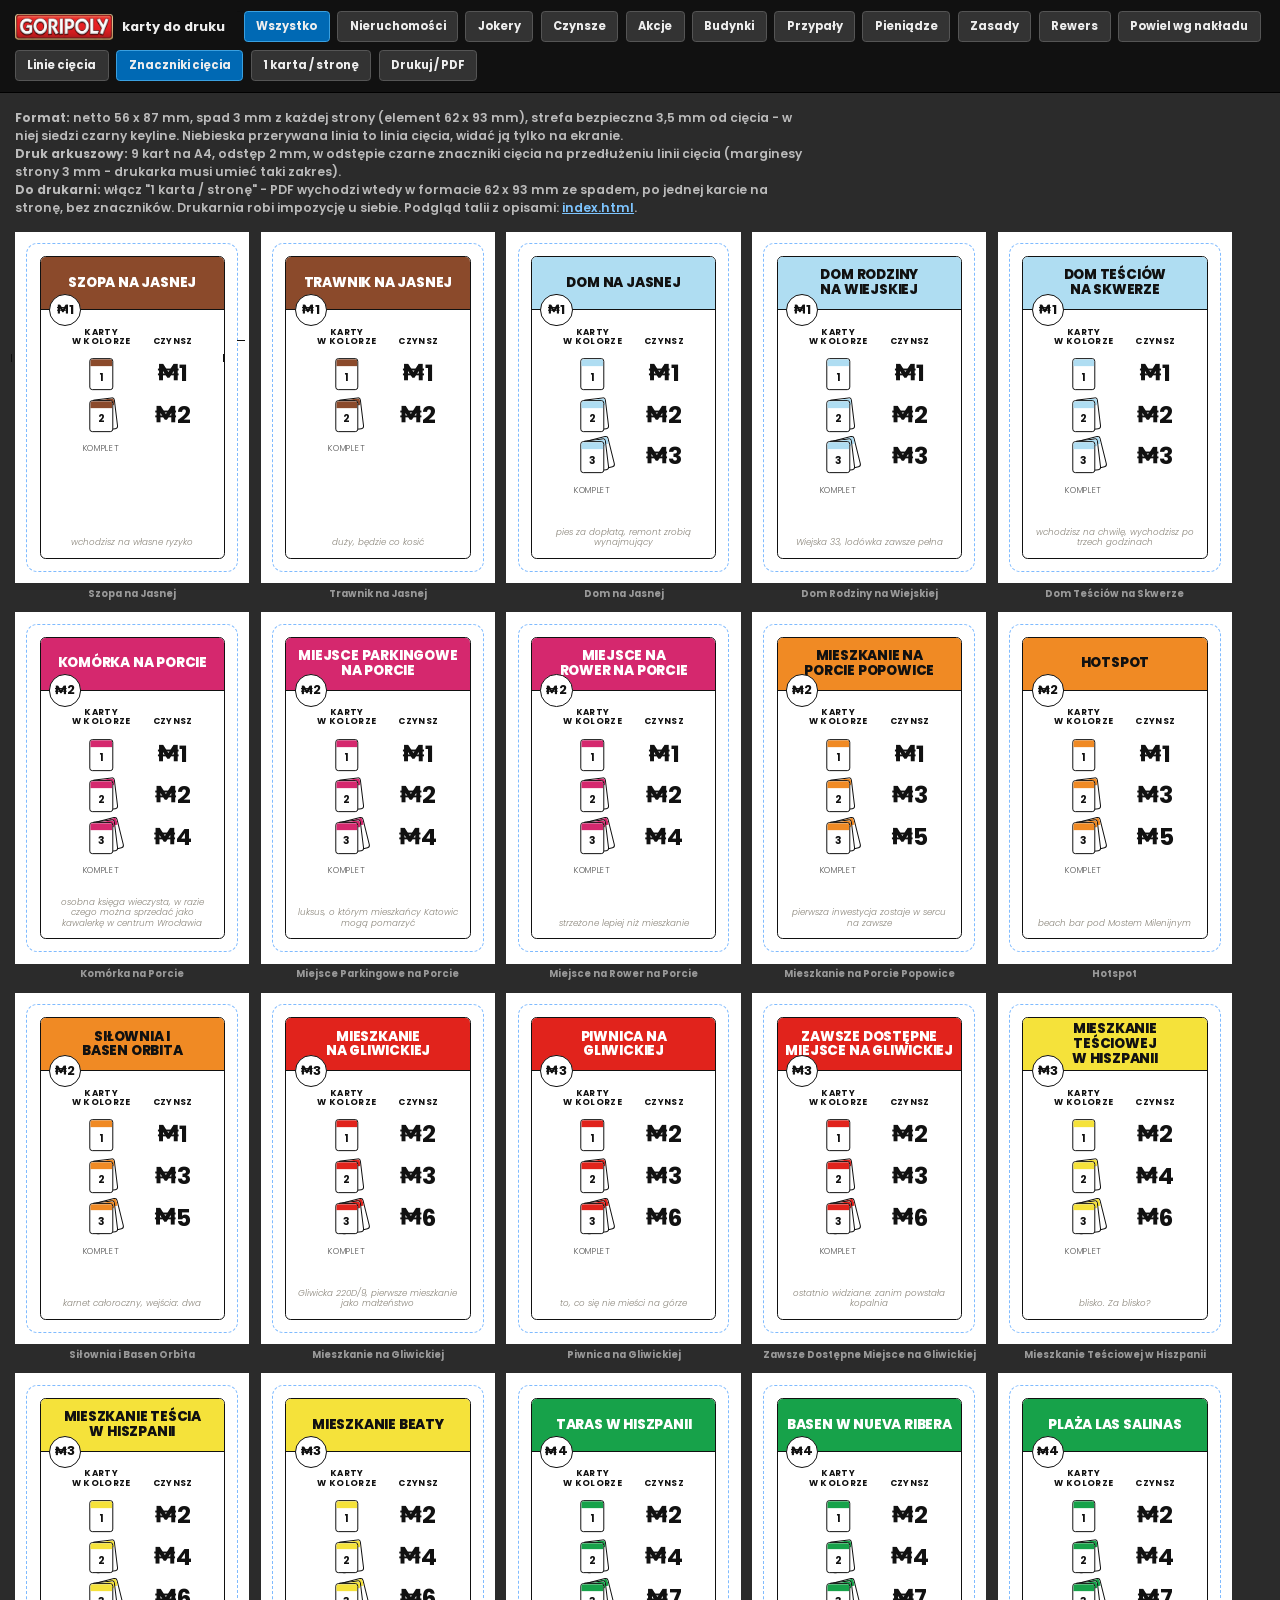
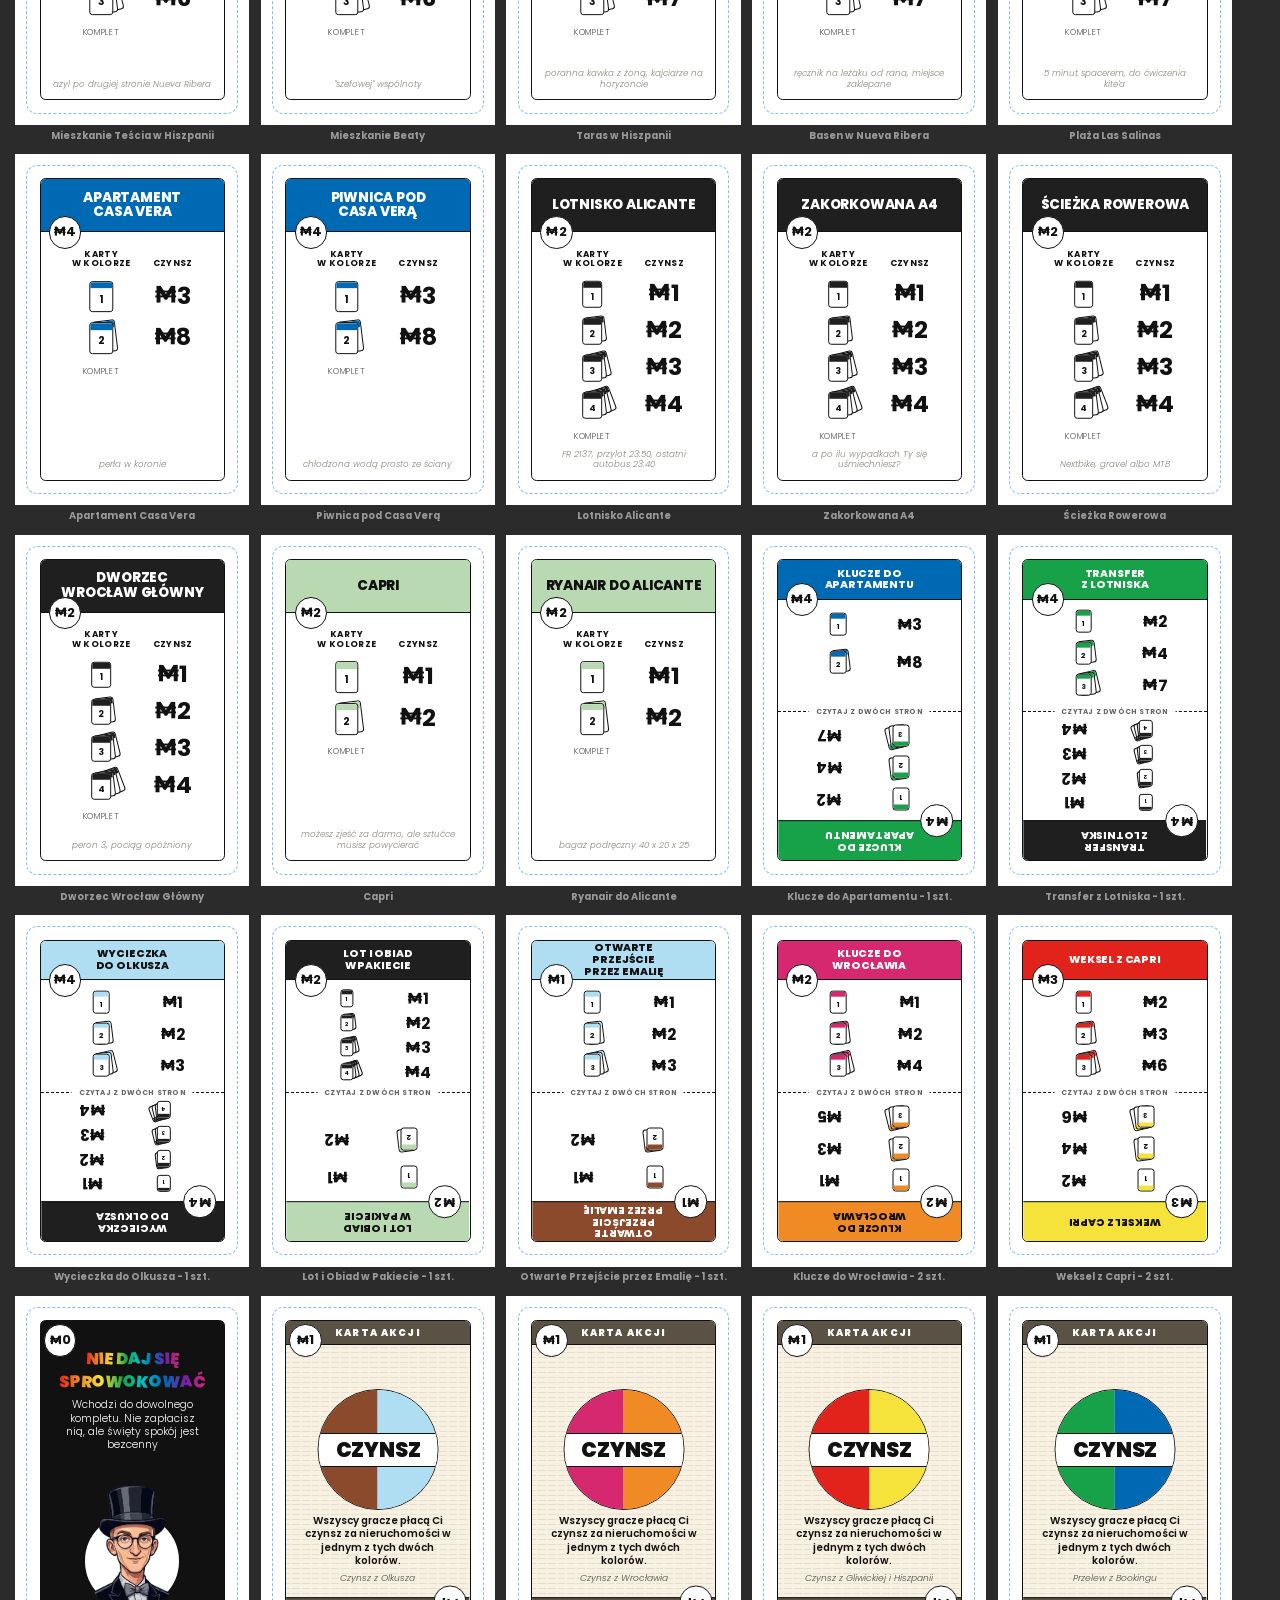
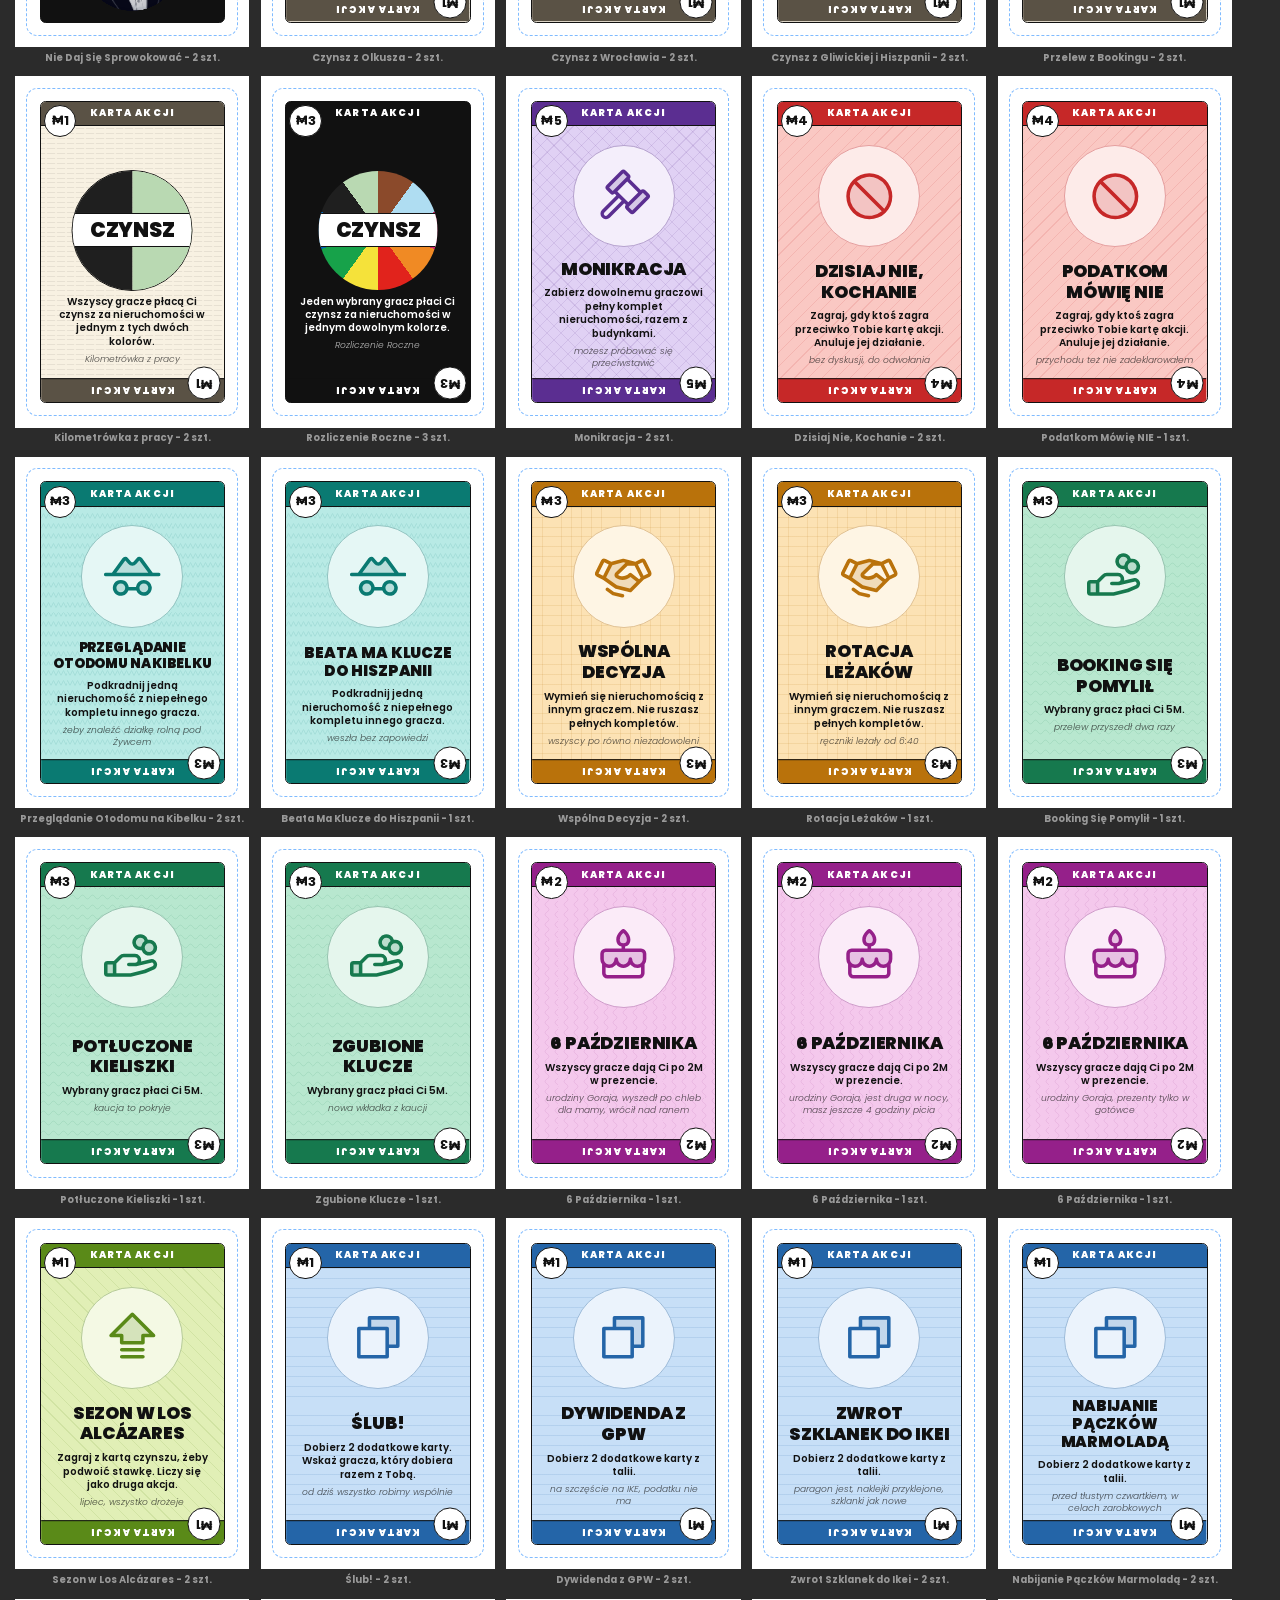
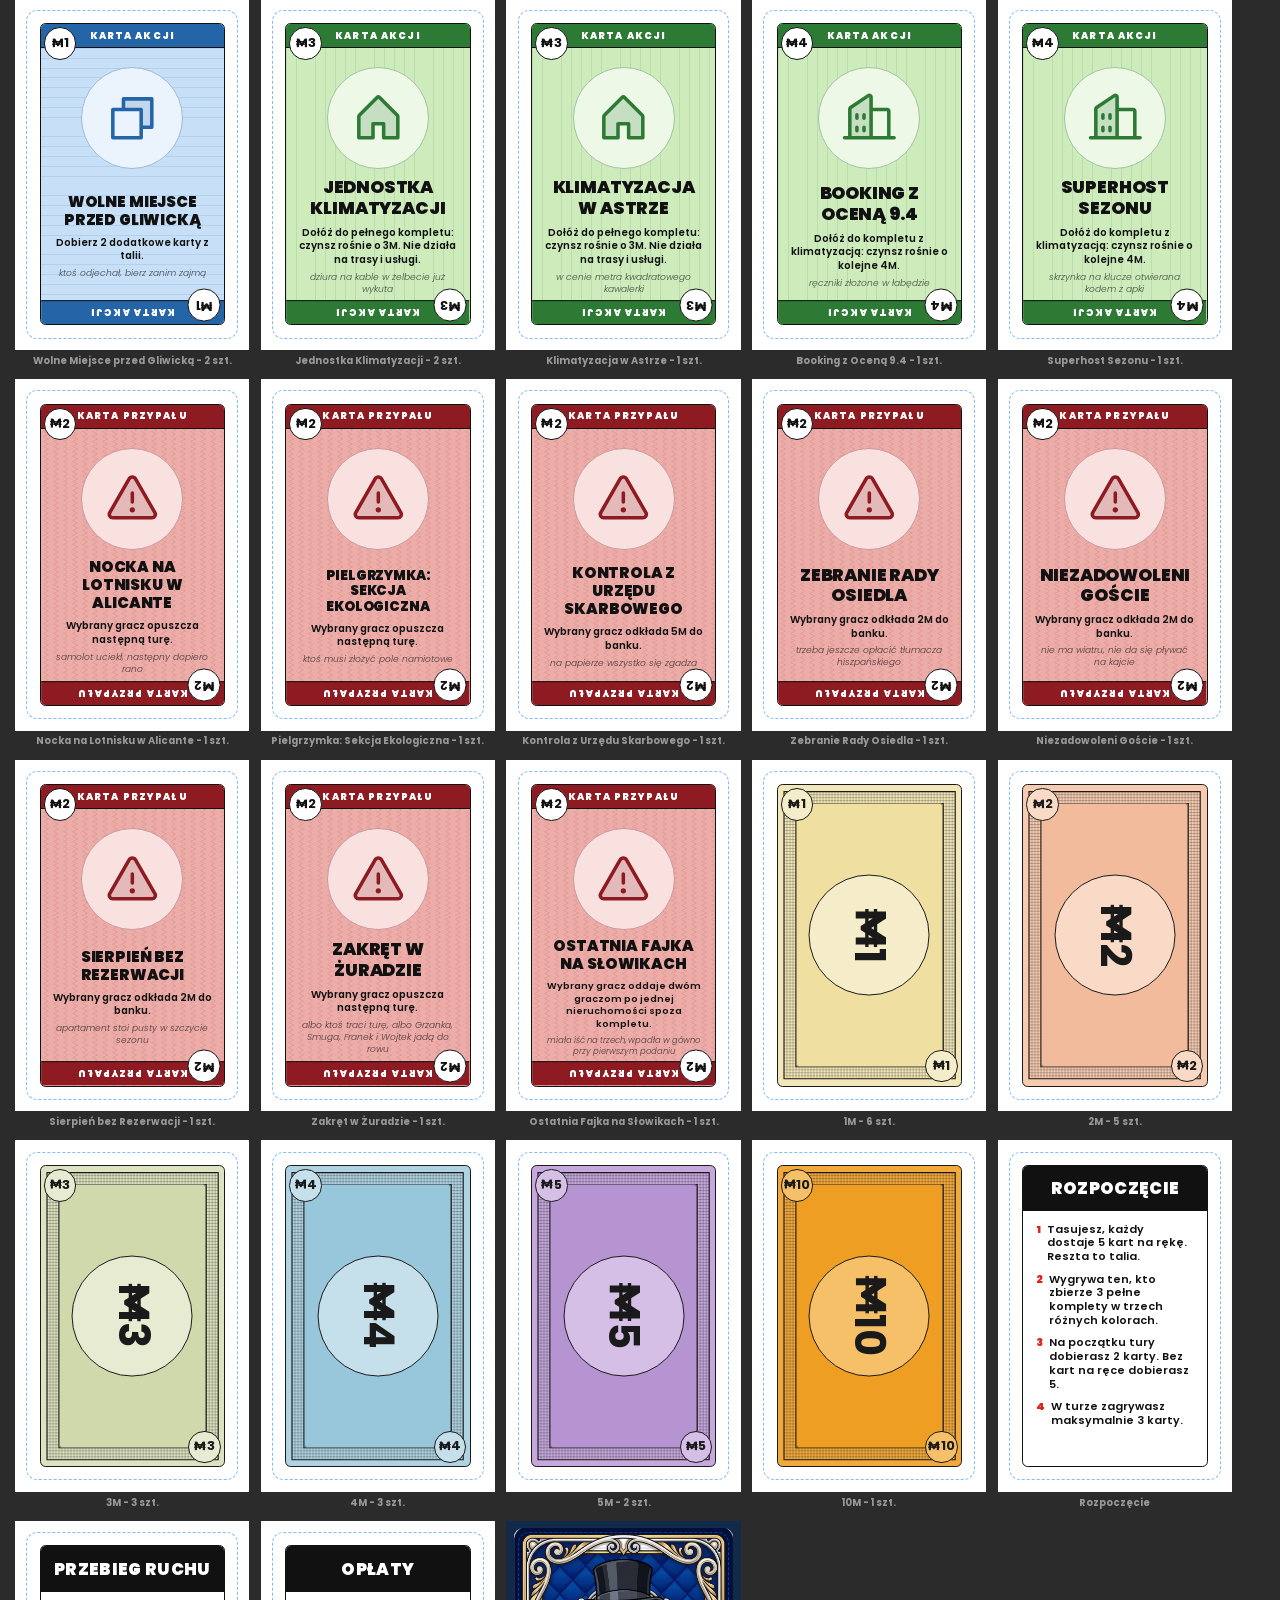
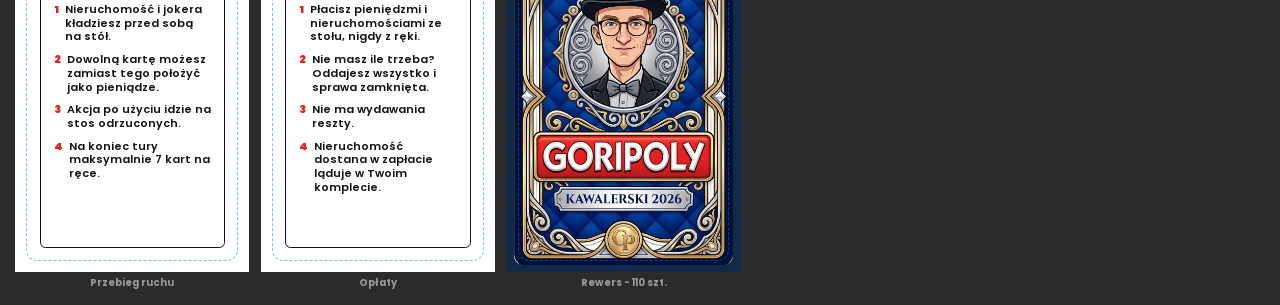
<file: karty.html>
<!DOCTYPE html>
<html lang="pl">
<head>
<meta charset="UTF-8">
<meta name="viewport" content="width=device-width, initial-scale=1">
<title>GORIPOLY - karty do druku</title>
<link rel="preconnect" href="https://fonts.googleapis.com">
<link rel="preconnect" href="https://fonts.gstatic.com" crossorigin>
<link href="https://fonts.googleapis.com/css2?family=Poppins:ital,wght@0,300;0,600;0,700;0,800;0,900;1,300;1,600&display=swap" rel="stylesheet">
<link rel="stylesheet" href="karty.css">
</head>
<body>

<!-- ====== symbole SVG ====== -->
<svg width="0" height="0" style="position:absolute" aria-hidden="true">
  <symbol id="m-glyph" viewBox="0 0 102 82">
    <path d="M6.8 82V0h18.7l25.5 40L76.5 0h18.7v82H76.5V36L56.1 68H45.9L25.5 36v46z"/>
    <rect x="0" y="24" width="102" height="9"/>
    <rect x="0" y="47" width="102" height="9"/>
  </symbol>

  <!-- Ikonki: Phosphor Icons, styl Duotone (MIT, phosphoricons.com).
       Wszystkie w viewBoxie 256 x 256, wiec skaluja sie identycznie. Duotone to dwie sciezki:
       podklad na 20% krycia i rysunek na 100%, oba na currentColor - dzieki temu ikonka
       bierze akcent karty i sama sie w nia wpisuje. Podmiana stylu = podmiana tego bloku. -->
  <symbol id="ico-breaker" viewBox="0 0 256 256" fill="currentColor"><!-- ph-gavel: Deal Breaker: wyrok, komplet zmienia wlasciciela -->
    <path d="M149.66,45.66l-64,64a8,8,0,0,1-11.32,0l-16-16a8,8,0,0,1,0-11.32l64-64a8,8,0,0,1,11.32,0l16,16A8,8,0,0,1,149.66,45.66Zm88,76.68-16-16a8,8,0,0,0-11.32,0l-64,64a8,8,0,0,0,0,11.32l16,16a8,8,0,0,0,11.32,0l64-64A8,8,0,0,0,237.66,122.34Z" opacity="0.2"/>
    <path d="M243.32,116.69l-16-16a16,16,0,0,0-20.84-1.53L156.84,49.52a16,16,0,0,0-1.52-20.84l-16-16a16,16,0,0,0-22.63,0l-64,64a16,16,0,0,0,0,22.63l16,16a16,16,0,0,0,20.83,1.52L96.69,124,31.31,189.38A25,25,0,0,0,66.63,224.7L132,159.32l7.17,7.16a16,16,0,0,0,1.52,20.84l16,16a16,16,0,0,0,22.63,0l64-64A16,16,0,0,0,243.32,116.69ZM80,104,64,88l64-64,16,16ZM55.32,213.38a9,9,0,0,1-12.69,0,9,9,0,0,1,0-12.68L108,135.32,120.69,148ZM101,105.66,145.66,61,195,110.34,150.35,155ZM168,192l-16-16,4-4h0l56-56h0l4-4,16,16Z"/>
  </symbol>
  <symbol id="ico-jsn" viewBox="0 0 256 256" fill="currentColor"><!-- ph-prohibit: Just Say No: anulujesz akcje -->
    <path d="M224,128a96,96,0,1,1-96-96A96,96,0,0,1,224,128Z" opacity="0.2"/>
    <path d="M128,24A104,104,0,1,0,232,128,104.11,104.11,0,0,0,128,24Zm88,104a87.56,87.56,0,0,1-20.41,56.28L71.72,60.4A88,88,0,0,1,216,128ZM40,128A87.56,87.56,0,0,1,60.41,71.72L184.28,195.6A88,88,0,0,1,40,128Z"/>
  </symbol>
  <symbol id="ico-sly" viewBox="0 0 256 256" fill="currentColor"><!-- ph-detective: Sly Deal: podkradasz jedna nieruchomosc -->
    <path d="M104,180a28,28,0,1,1-28-28A28,28,0,0,1,104,180Zm76-28a28,28,0,1,0,28,28A28,28,0,0,0,180,152ZM166.11,51.29a8,8,0,0,0-12.7-.29L140.47,66a16,16,0,0,1-24.94,0L102.59,51a8,8,0,0,0-12.7.29L40,120H216Z" opacity="0.2"/>
    <path d="M248,112H220.08l-47.5-65.41a16,16,0,0,0-25.31-.72l-12.85,14.9-.2.23a7.95,7.95,0,0,1-12.44,0l-.2-.23-12.85-14.9a16,16,0,0,0-25.31.72L35.92,112H8a8,8,0,0,0,0,16H248a8,8,0,0,0,0-16ZM96.34,56l.19.24,12.85,14.89a24,24,0,0,0,37.24,0l12.85-14.89c.06-.08.1-.16.17-.24l40.66,56H55.69ZM180,144a36,36,0,0,0-35.77,32H111.77a36,36,0,1,0-1.83,16h36.12A36,36,0,1,0,180,144ZM76,200a20,20,0,1,1,20-20A20,20,0,0,1,76,200Zm104,0a20,20,0,1,1,20-20A20,20,0,0,1,180,200Z"/>
  </symbol>
  <symbol id="ico-forced" viewBox="0 0 256 256" fill="currentColor"><!-- ph-handshake: Forced Deal: wymiana nieruchomosci -->
    <path d="M200,152l-40,40L96,176,40,136,72.68,70.63,128,56l55.32,14.63L183.6,72H144L98.34,116.29a8,8,0,0,0,1.38,12.42C117.23,139.9,141,139.13,160,120Z" opacity="0.2"/>
    <path d="M254.3,107.91,228.78,56.85a16,16,0,0,0-21.47-7.15L182.44,62.13,130.05,48.27a8.14,8.14,0,0,0-4.1,0L73.56,62.13,48.69,49.7a16,16,0,0,0-21.47,7.15L1.7,107.9a16,16,0,0,0,7.15,21.47l27,13.51,55.49,39.63a8.06,8.06,0,0,0,2.71,1.25l64,16a8,8,0,0,0,7.6-2.1l55.07-55.08,26.42-13.21a16,16,0,0,0,7.15-21.46Zm-54.89,33.37L165,113.72a8,8,0,0,0-10.68.61C136.51,132.27,116.66,130,104,122L147.24,80h31.81l27.21,54.41ZM41.53,64,62,74.22,36.43,125.27,16,115.06Zm116,119.13L99.42,168.61l-49.2-35.14,28-56L128,64.28l9.8,2.59-45,43.68-.08.09a16,16,0,0,0,2.72,24.81c20.56,13.13,45.37,11,64.91-5L188,152.66Zm62-57.87-25.52-51L214.47,64,240,115.06Zm-87.75,92.67a8,8,0,0,1-7.75,6.06,8.13,8.13,0,0,1-1.95-.24L80.41,213.33a7.89,7.89,0,0,1-2.71-1.25L51.35,193.26a8,8,0,0,1,9.3-13l25.11,17.94L126,208.24A8,8,0,0,1,131.82,217.94Z"/>
  </symbol>
  <symbol id="ico-debt" viewBox="0 0 256 256" fill="currentColor"><!-- ph-hand-coins: Debt Collector: sciagasz kase -->
    <path d="M16,152H48v56H16a8,8,0,0,1-8-8V160A8,8,0,0,1,16,152ZM204,56a28,28,0,0,0-12,2.71h0A28,28,0,1,0,176,85.29h0A28,28,0,1,0,204,56Z" opacity="0.2"/>
    <path d="M230.33,141.06a24.43,24.43,0,0,0-21.24-4.23l-41.84,9.62A28,28,0,0,0,140,112H89.94a31.82,31.82,0,0,0-22.63,9.37L44.69,144H16A16,16,0,0,0,0,160v40a16,16,0,0,0,16,16H120a7.93,7.93,0,0,0,1.94-.24l64-16a6.94,6.94,0,0,0,1.19-.4L226,182.82l.44-.2a24.6,24.6,0,0,0,3.93-41.56ZM16,160H40v40H16Zm203.43,8.21-38,16.18L119,200H56V155.31l22.63-22.62A15.86,15.86,0,0,1,89.94,128H140a12,12,0,0,1,0,24H112a8,8,0,0,0,0,16h32a8.32,8.32,0,0,0,1.79-.2l67-15.41.31-.08a8.6,8.6,0,0,1,6.3,15.9ZM164,96a36,36,0,0,0,5.9-.48,36,36,0,1,0,28.22-47A36,36,0,1,0,164,96Zm60-12a20,20,0,1,1-20-20A20,20,0,0,1,224,84ZM164,40a20,20,0,0,1,19.25,14.61,36,36,0,0,0-15,24.93A20.42,20.42,0,0,1,164,80a20,20,0,0,1,0-40Z"/>
  </symbol>
  <symbol id="ico-bday" viewBox="0 0 256 256" fill="currentColor"><!-- ph-cake: Birthday: wszyscy dorzucaja -->
    <path d="M104,48c0-24,24-40,24-40s24,16,24,40a24,24,0,0,1-48,0ZM208,96H48a16,16,0,0,0-16,16v23.33c0,17.44,13.67,32.18,31.1,32.66A32,32,0,0,0,96,136a32,32,0,0,0,64,0,32,32,0,0,0,32.9,32c17.43-.48,31.1-15.22,31.1-32.66V112A16,16,0,0,0,208,96Z" opacity="0.2"/>
    <path d="M232,112a24,24,0,0,0-24-24H136V79a32.06,32.06,0,0,0,24-31c0-28-26.44-45.91-27.56-46.66a8,8,0,0,0-8.88,0C122.44,2.09,96,20,96,48a32.06,32.06,0,0,0,24,31v9H48a24,24,0,0,0-24,24v23.33a40.84,40.84,0,0,0,8,24.24V200a24,24,0,0,0,24,24H200a24,24,0,0,0,24-24V159.57a40.84,40.84,0,0,0,8-24.24ZM112,48c0-13.57,10-24.46,16-29.79,6,5.33,16,16.22,16,29.79a16,16,0,0,1-32,0ZM40,112a8,8,0,0,1,8-8H208a8,8,0,0,1,8,8v23.33c0,13.25-10.46,24.31-23.32,24.66A24,24,0,0,1,168,136a8,8,0,0,0-16,0,24,24,0,0,1-48,0,8,8,0,0,0-16,0,24,24,0,0,1-24.68,24C50.46,159.64,40,148.58,40,135.33Zm160,96H56a8,8,0,0,1-8-8V172.56A38.77,38.77,0,0,0,62.88,176a39.69,39.69,0,0,0,29-11.31A40.36,40.36,0,0,0,96,160a40,40,0,0,0,64,0,40.36,40.36,0,0,0,4.13,4.67A39.67,39.67,0,0,0,192,176c.38,0,.76,0,1.14,0A38.77,38.77,0,0,0,208,172.56V200A8,8,0,0,1,200,208Z"/>
  </symbol>
  <symbol id="ico-dbl" viewBox="0 0 256 256" fill="currentColor"><!-- ph-arrow-fat-lines-up: Double The Rent: stawka w gore -->
    <path d="M224,120H176v32H80V120H32l96-96Z" opacity="0.2"/>
    <path d="M229.66,114.34l-96-96a8,8,0,0,0-11.32,0l-96,96A8,8,0,0,0,32,128H72v24a8,8,0,0,0,8,8h96a8,8,0,0,0,8-8V128h40a8,8,0,0,0,5.66-13.66ZM176,112a8,8,0,0,0-8,8v24H88V120a8,8,0,0,0-8-8H51.31L128,35.31,204.69,112Zm8,104a8,8,0,0,1-8,8H80a8,8,0,0,1,0-16h96A8,8,0,0,1,184,216Zm0-32a8,8,0,0,1-8,8H80a8,8,0,0,1,0-16h96A8,8,0,0,1,184,184Z"/>
  </symbol>
  <symbol id="ico-pass" viewBox="0 0 256 256" fill="currentColor"><!-- ph-copy: Pass Go: dobierasz dwie karty, puste, nie dokumenty -->
    <path d="M216,40V168H168V88H88V40Z" opacity="0.2"/>
    <path d="M216,32H88a8,8,0,0,0-8,8V80H40a8,8,0,0,0-8,8V216a8,8,0,0,0,8,8H168a8,8,0,0,0,8-8V176h40a8,8,0,0,0,8-8V40A8,8,0,0,0,216,32ZM160,208H48V96H160Zm48-48H176V88a8,8,0,0,0-8-8H96V48H208Z"/>
  </symbol>
  <symbol id="ico-house" viewBox="0 0 256 256" fill="currentColor"><!-- ph-house: House: klimatyzacja -->
    <path d="M216,120v96H152V152H104v64H40V120a8,8,0,0,1,2.34-5.66l80-80a8,8,0,0,1,11.32,0l80,80A8,8,0,0,1,216,120Z" opacity="0.2"/>
    <path d="M219.31,108.68l-80-80a16,16,0,0,0-22.62,0l-80,80A15.87,15.87,0,0,0,32,120v96a8,8,0,0,0,8,8h64a8,8,0,0,0,8-8V160h32v56a8,8,0,0,0,8,8h64a8,8,0,0,0,8-8V120A15.87,15.87,0,0,0,219.31,108.68ZM208,208H160V152a8,8,0,0,0-8-8H104a8,8,0,0,0-8,8v56H48V120l80-80,80,80Z"/>
  </symbol>
  <symbol id="ico-hotel" viewBox="0 0 256 256" fill="currentColor"><!-- ph-buildings: Hotel: booking -->
    <path d="M136,32V216H40V85.35a8,8,0,0,1,3.56-6.66l80-53.33A8,8,0,0,1,136,32Z" opacity="0.2"/>
    <path d="M240,208H224V96a16,16,0,0,0-16-16H144V32a16,16,0,0,0-24.88-13.32L39.12,72A16,16,0,0,0,32,85.34V208H16a8,8,0,0,0,0,16H240a8,8,0,0,0,0-16ZM208,96V208H144V96ZM48,85.34,128,32V208H48ZM112,112v16a8,8,0,0,1-16,0V112a8,8,0,1,1,16,0Zm-32,0v16a8,8,0,0,1-16,0V112a8,8,0,1,1,16,0Zm0,56v16a8,8,0,0,1-16,0V168a8,8,0,0,1,16,0Zm32,0v16a8,8,0,0,1-16,0V168a8,8,0,0,1,16,0Z"/>
  </symbol>
  <symbol id="ico-oops" viewBox="0 0 256 256" fill="currentColor"><!-- ph-warning: Karta przypalu -->
    <path d="M215.46,216H40.54C27.92,216,20,202.79,26.13,192.09L113.59,40.22c6.3-11,22.52-11,28.82,0l87.46,151.87C236,202.79,228.08,216,215.46,216Z" opacity="0.2"/>
    <path d="M236.8,188.09,149.35,36.22h0a24.76,24.76,0,0,0-42.7,0L19.2,188.09a23.51,23.51,0,0,0,0,23.72A24.35,24.35,0,0,0,40.55,224h174.9a24.35,24.35,0,0,0,21.33-12.19A23.51,23.51,0,0,0,236.8,188.09ZM222.93,203.8a8.5,8.5,0,0,1-7.48,4.2H40.55a8.5,8.5,0,0,1-7.48-4.2,7.59,7.59,0,0,1,0-7.72L120.52,44.21a8.75,8.75,0,0,1,15,0l87.45,151.87A7.59,7.59,0,0,1,222.93,203.8ZM120,144V104a8,8,0,0,1,16,0v40a8,8,0,0,1-16,0Zm20,36a12,12,0,1,1-12-12A12,12,0,0,1,140,180Z"/>
  </symbol>
</svg>

<div class="bar">
  <h1><img src="logo-goripoly.png" alt="GORIPOLY">karty do druku</h1>
  <button data-f="all" class="on">Wszystko</button>
  <button data-f="prop">Nieruchomości</button>
  <button data-f="wild">Jokery</button>
  <button data-f="rent">Czynsze</button>
  <button data-f="action">Akcje</button>
  <button data-f="building">Budynki</button>
  <button data-f="oops">Przypały</button>
  <button data-f="money">Pieniądze</button>
  <button data-f="rules">Zasady</button>
  <button data-f="back">Rewers</button>
  <button id="dup">Powiel wg nakładu</button>
  <button id="g">Linie cięcia</button>
  <button id="marks" class="on">Znaczniki cięcia</button>
  <button id="single">1 karta / stronę</button>
  <button onclick="print()">Drukuj / PDF</button>
</div>

<p class="note">
  <b>Format:</b> netto 56 x 87 mm, spad 3 mm z każdej strony (element 62 x 93 mm), strefa bezpieczna 3,5 mm od cięcia - w niej siedzi czarny keyline.
  Niebieska przerywana linia to linia cięcia, widać ją tylko na ekranie.<br>
  <b>Druk arkuszowy:</b> 9 kart na A4, odstęp 2 mm, w odstępie czarne znaczniki cięcia na przedłużeniu linii cięcia (marginesy strony 3 mm - drukarka musi umieć taki zakres).<br>
  <b>Do drukarni:</b> włącz "1 karta / stronę" - PDF wychodzi wtedy w formacie 62 x 93 mm ze spadem, po jednej karcie na stronę, bez znaczników. Drukarnia robi impozycję u siebie.
  Podgląd talii z opisami: <a href="index.html">index.html</a>.
</p>

<div class="sheet" id="sheet"></div>

<script>
/* =========================== DANE =========================== */
const SETS = {
  brown : {c:'#8B4A2B', val:1, rents:[1,2],     size:2},
  lblue : {c:'#AFDDF2', val:1, rents:[1,2,3],   size:3},
  pink  : {c:'#D5286E', val:2, rents:[1,2,4],   size:3},
  orange: {c:'#F08A24', val:2, rents:[1,3,5],   size:3},
  red   : {c:'#E1231C', val:3, rents:[2,3,6],   size:3},
  yellow: {c:'#F5E23A', val:3, rents:[2,4,6],   size:3},
  green : {c:'#17A24A', val:4, rents:[2,4,7],   size:3},
  dblue : {c:'#0069B4', val:4, rents:[3,8],     size:2},
  rail  : {c:'#1F1F1F', val:2, rents:[1,2,3,4], size:4},
  util  : {c:'#B9D9B2', val:2, rents:[1,2],     size:2}
};

const PROPS = [
  ['brown','Szopa na Jasnej','wchodzisz na własne ryzyko'],
  ['brown','Trawnik na Jasnej','duży, będzie co kosić'],
  ['lblue','Dom na Jasnej','pies za dopłatą, remont zrobią wynajmujący'],
  ['lblue','Dom Rodziny na Wiejskiej','Wiejska 33, lodówka zawsze pełna'],
  ['lblue','Dom Teściów na Skwerze','wchodzisz na chwilę, wychodzisz po trzech godzinach'],
  ['pink','Komórka na Porcie','osobna księga wieczysta, w razie czego można sprzedać jako kawalerkę w centrum Wrocławia'],
  ['pink','Miejsce Parkingowe na Porcie','luksus, o którym mieszkańcy Katowic mogą pomarzyć'],
  ['pink','Miejsce na Rower na Porcie','strzeżone lepiej niż mieszkanie'],
  ['orange','Mieszkanie na Porcie Popowice','pierwsza inwestycja zostaje w sercu na zawsze'],
  ['orange','Hotspot','beach bar pod Mostem Milenijnym'],
  ['orange','Siłownia i Basen Orbita','karnet całoroczny, wejścia: dwa'],
  ['red','Mieszkanie na Gliwickiej','Gliwicka 220D/9, pierwsze mieszkanie jako małżeństwo'],
  ['red','Piwnica na Gliwickiej','to, co się nie mieści na górze'],
  ['red','Zawsze Dostępne Miejsce na Gliwickiej','ostatnio widziane: zanim powstała kopalnia'],
  ['yellow','Mieszkanie Teściowej w Hiszpanii','blisko. Za blisko?'],
  ['yellow','Mieszkanie Teścia w Hiszpanii','azyl po drugiej stronie Nueva Ribera'],
  ['yellow','Mieszkanie Beaty','"szefowej" wspólnoty'],
  ['green','Taras w Hiszpanii','poranna kawka z żoną, kajciarze na horyzoncie'],
  ['green','Basen w Nueva Ribera','ręcznik na leżaku od rana, miejsce zaklepane'],
  ['green','Plaża Las Salinas','5 minut spacerem, do ćwiczenia kite\'a'],
  ['dblue','Apartament Casa Vera','perła w koronie'],
  ['dblue','Piwnica pod Casa Verą','chłodzona wodą prosto ze ściany'],
  ['rail','Lotnisko Alicante','FR 2137, przylot 23:50, ostatni autobus 23:40'],
  ['rail','Zakorkowana A4','a po ilu wypadkach Ty się uśmiechniesz?'],
  ['rail','Ścieżka Rowerowa','Nextbike, gravel albo MTB'],
  ['rail','Dworzec Wrocław Główny','peron 3, pociąg opóźniony'],
  ['util','Capri','możesz zjeść za darmo, ale sztućce musisz powycierać'],
  ['util','Ryanair do Alicante','bagaż podręczny 40 x 20 x 25']
];

/* [zestaw A, zestaw B, wartość, sztuk, nazwa] */
const WILDS = [
  ['dblue','green', 4,1,'Klucze do Apartamentu'],
  ['green','rail',  4,1,'Transfer z Lotniska'],
  ['lblue','rail',  4,1,'Wycieczka do Olkusza'],
  ['rail','util',   2,1,'Lot i Obiad w Pakiecie'],
  ['lblue','brown', 1,1,'Otwarte Przejście przez Emalię'],
  ['pink','orange', 2,2,'Klucze do Wrocławia'],
  ['red','yellow',  3,2,'Weksel z Capri']
];
const WILD_ALL = {n:'Nie Daj Się Sprowokować', q:2,
  t:'Wchodzi do dowolnego kompletu. Nie zapłacisz nią, ale święty spokój jest bezcenny'};

/* Nominaly: [wartosc, sztuk, tlo, panel, okrag]. Atrament wszedzie ten sam,
   dzieki temu jedna linijka przemalowuje caly banknot. */
const MONEY = [
  [1,  6, '#F2E7B8', '#EFE0A2', '#F5EDC9'],
  [2,  5, '#F6CBB0', '#F2BC9C', '#F9DAC6'],
  [3,  3, '#DDE3C0', '#D0D9AC', '#E7EBD2'],
  [4,  3, '#AFD3E2', '#98C6DA', '#C6E0EB'],
  [5,  2, '#C6A8DC', '#B694D2', '#D6BFE7'],
  [10, 1, '#F2A93B', '#EE9E22', '#F6C069']
];
const MONEY_INK = '#1A1A1A';

/* Paleta kart akcji: [tło pastelowe, akcent]. Kolor mówi, co karta robi z majątkiem,
   nie jak się nazywa - dzięki temu widać z drugiego końca stołu, czy leci coś dobrego
   czy przykrego. Tło zawsze jasne, żeby czarny tekst był czytelny.

   fiolet   - zabierasz komplet (najmocniejsza karta w talii)
   turkus   - podkradasz jedną nieruchomość
   zieleń   - kasa wpada
   limonka  - czynsz w górę
   szałwia  - budynek podnosi czynsz
   błękit   - dobierasz karty
   żółć     - wymiana, nikt nie zyskuje ani nie traci
   róż      - wszyscy dorzucają na urodziny
   czerwień - blokada
   cegła    - przypał, tracisz turę albo płacisz do banku
*/
const PALETTE = {
  breaker:['#D9C7F2','#5B2E91'],
  sly    :['#A9E5DF','#0A7A72'],
  debt   :['#A9E2C4','#16794E'],
  dbl    :['#DAEBA6','#5A8A18'],
  build  :['#C2E7AC','#2C7A34'],
  pass   :['#BBD8F5','#2465A8'],
  forced :['#FBDCA4','#B9720B'],
  bday   :['#F2BCE8','#95208A'],
  jsn    :['#F9BCB6','#C62828'],
  oops   :['#E89A94','#8E1B22']
};

/* karty akcji - kolor i piktogram wg typu oryginału */
const ACTIONS = [
  {k:'breaker',ico:'breaker',v:5,q:2,n:'Monikracja',
   t:'Zabierz dowolnemu graczowi pełny komplet nieruchomości, razem z budynkami.',f:'możesz próbować się przeciwstawić'},
  {k:'jsn',ico:'jsn',v:4,q:2,n:'Dzisiaj Nie, Kochanie',
   t:'Zagraj, gdy ktoś zagra przeciwko Tobie kartę akcji. Anuluje jej działanie.',f:'bez dyskusji, do odwołania'},
  {k:'jsn',ico:'jsn',v:4,q:1,n:'Podatkom Mówię NIE',
   t:'Zagraj, gdy ktoś zagra przeciwko Tobie kartę akcji. Anuluje jej działanie.',f:'przychodu też nie zadeklarowałem'},
  {k:'sly',ico:'sly',v:3,q:2,n:'Przeglądanie Otodomu na Kibelku',
   t:'Podkradnij jedną nieruchomość z niepełnego kompletu innego gracza.',f:'żeby znaleźć działkę rolną pod Żywcem'},
  {k:'sly',ico:'sly',v:3,q:1,n:'Beata Ma Klucze do Hiszpanii',
   t:'Podkradnij jedną nieruchomość z niepełnego kompletu innego gracza.',f:'weszła bez zapowiedzi'},
  {k:'forced',ico:'forced',v:3,q:2,n:'Wspólna Decyzja',
   t:'Wymień się nieruchomością z innym graczem. Nie ruszasz pełnych kompletów.',f:'wszyscy po równo niezadowoleni'},
  {k:'forced',ico:'forced',v:3,q:1,n:'Rotacja Leżaków',
   t:'Wymień się nieruchomością z innym graczem. Nie ruszasz pełnych kompletów.',f:'ręczniki leżały od 6:40'},
  {k:'debt',ico:'debt',v:3,q:1,n:'Booking Się Pomylił',
   t:'Wybrany gracz płaci Ci 5M.',f:'przelew przyszedł dwa razy'},
  {k:'debt',ico:'debt',v:3,q:1,n:'Potłuczone Kieliszki',
   t:'Wybrany gracz płaci Ci 5M.',f:'kaucja to pokryje'},
  {k:'debt',ico:'debt',v:3,q:1,n:'Zgubione Klucze',
   t:'Wybrany gracz płaci Ci 5M.',f:'nowa wkładka z kaucji'},
  /* trzy sztuki, ta sama mechanika, trzy różne podpisy */
  {k:'bday',ico:'bday',v:2,q:1,n:'6 Października',
   t:'Wszyscy gracze dają Ci po 2M w prezencie.',f:'urodziny Goraja, wyszedł po chleb dla mamy, wrócił nad ranem'},
  {k:'bday',ico:'bday',v:2,q:1,n:'6 Października',
   t:'Wszyscy gracze dają Ci po 2M w prezencie.',f:'urodziny Goraja, jest druga w nocy, masz jeszcze 4 godziny picia'},
  {k:'bday',ico:'bday',v:2,q:1,n:'6 Października',
   t:'Wszyscy gracze dają Ci po 2M w prezencie.',f:'urodziny Goraja, prezenty tylko w gotówce'},
  {k:'dbl',ico:'dbl',v:1,q:2,n:'Sezon w Los Alcázares',
   t:'Zagraj z kartą czynszu, żeby podwoić stawkę. Liczy się jako druga akcja.',f:'lipiec, wszystko drożeje'},
  {k:'pass',ico:'pass',v:1,q:2,n:'Ślub!',
   t:'Dobierz 2 dodatkowe karty. Wskaż gracza, który dobiera razem z Tobą.',f:'od dziś wszystko robimy wspólnie'},
  {k:'pass',ico:'pass',v:1,q:2,n:'Dywidenda z GPW',
   t:'Dobierz 2 dodatkowe karty z talii.',f:'na szczęście na IKE, podatku nie ma'},
  {k:'pass',ico:'pass',v:1,q:2,n:'Zwrot Szklanek do Ikei',
   t:'Dobierz 2 dodatkowe karty z talii.',f:'paragon jest, naklejki przyklejone, szklanki jak nowe'},
  {k:'pass',ico:'pass',v:1,q:2,n:'Nabijanie Pączków Marmoladą',
   t:'Dobierz 2 dodatkowe karty z talii.',f:'przed tłustym czwartkiem, w celach zarobkowych'},
  {k:'pass',ico:'pass',v:1,q:2,n:'Wolne Miejsce przed Gliwicką',
   t:'Dobierz 2 dodatkowe karty z talii.',f:'ktoś odjechał, bierz zanim zajmą'}
];

const BUILDINGS = [
  {k:'build',ico:'house',v:3,q:2,n:'Jednostka Klimatyzacji',
   t:'Dołóż do pełnego kompletu: czynsz rośnie o 3M. Nie działa na trasy i usługi.',f:'dziura na kable w żelbecie już wykuta'},
  {k:'build',ico:'house',v:3,q:1,n:'Klimatyzacja w Astrze',
   t:'Dołóż do pełnego kompletu: czynsz rośnie o 3M. Nie działa na trasy i usługi.',f:'w cenie metra kwadratowego kawalerki'},
  {k:'build',ico:'hotel',v:4,q:1,n:'Booking z Oceną 9.4',
   t:'Dołóż do kompletu z klimatyzacją: czynsz rośnie o kolejne 4M.',f:'ręczniki złożone w łabędzie'},
  {k:'build',ico:'hotel',v:4,q:1,n:'Superhost Sezonu',
   t:'Dołóż do kompletu z klimatyzacją: czynsz rośnie o kolejne 4M.',f:'skrzynka na klucze otwierana kodem z apki'}
];

/* nasz dodatek, poza oryginalną talią */
const OOPS = [
  {k:'oops',ico:'oops',v:2,q:1,n:'Nocka na Lotnisku w Alicante',
   t:'Wybrany gracz opuszcza następną turę.',f:'samolot uciekł, następny dopiero rano'},
  {k:'oops',ico:'oops',v:2,q:1,n:'Pielgrzymka: Sekcja Ekologiczna',
   t:'Wybrany gracz opuszcza następną turę.',f:'ktoś musi złożyć pole namiotowe'},
  {k:'oops',ico:'oops',v:2,q:1,n:'Kontrola z Urzędu Skarbowego',
   t:'Wybrany gracz odkłada 5M do banku.',f:'na papierze wszystko się zgadza'},
  {k:'oops',ico:'oops',v:2,q:1,n:'Zebranie Rady Osiedla',
   t:'Wybrany gracz odkłada 2M do banku.',f:'trzeba jeszcze opłacić tłumacza hiszpańskiego'},
  {k:'oops',ico:'oops',v:2,q:1,n:'Niezadowoleni Goście',
   t:'Wybrany gracz odkłada 2M do banku.',f:'nie ma wiatru, nie da się pływać na kajcie'},
  {k:'oops',ico:'oops',v:2,q:1,n:'Sierpień bez Rezerwacji',
   t:'Wybrany gracz odkłada 2M do banku.',f:'apartament stoi pusty w szczycie sezonu'},
  {k:'oops',ico:'oops',v:2,q:1,n:'Zakręt w Żuradzie',
   t:'Wybrany gracz opuszcza następną turę.',f:'albo ktoś traci turę, albo Grzanka, Smuga, Franek i Wojtek jadą do rowu'},
  {k:'oops',ico:'oops',v:2,q:1,n:'Ostatnia Fajka na Słowikach',
   t:'Wybrany gracz oddaje dwóm graczom po jednej nieruchomości spoza kompletu.',
   f:'miała iść na trzech, wpadła w gówno przy pierwszym podaniu'}
];

const RENTS = [
  ['brown','lblue',1,2,'Czynsz z Olkusza'],
  ['pink','orange',1,2,'Czynsz z Wrocławia'],
  ['red','yellow',1,2,'Czynsz z Gliwickiej i Hiszpanii'],
  ['green','dblue',1,2,'Przelew z Bookingu'],
  ['rail','util',1,2,'Kilometrówka z pracy']
];
const RENT_ALL = {v:3,q:3,n:'Rozliczenie Roczne'};

const RULES = [
  ['Rozpoczęcie',['Tasujesz, każdy dostaje 5 kart na rękę. Reszta to talia.',
    'Wygrywa ten, kto zbierze 3 pełne komplety w trzech różnych kolorach.',
    'Na początku tury dobierasz 2 karty. Bez kart na ręce dobierasz 5.',
    'W turze zagrywasz maksymalnie 3 karty.']],
  ['Przebieg ruchu',['Nieruchomość i jokera kładziesz przed sobą na stół.',
    'Dowolną kartę możesz zamiast tego położyć jako pieniądze.',
    'Akcja po użyciu idzie na stos odrzuconych.',
    'Na koniec tury maksymalnie 7 kart na ręce.']],
  ['Opłaty',['Płacisz pieniędzmi i nieruchomościami ze stołu, nigdy z ręki.',
    'Nie masz ile trzeba? Oddajesz wszystko i sprawa zamknięta.',
    'Nie ma wydawania reszty.',
    'Nieruchomość dostana w zapłacie ląduje w Twoim komplecie.']]
];

/* =========================== POMOCNICZE =========================== */
function esc(s){return String(s==null?'':s).replace(/[&<>]/g,c=>({'&':'&amp;','<':'&lt;','>':'&gt;'}[c]))}
function lum(hex){
  const r=parseInt(hex.slice(1,3),16)/255, g=parseInt(hex.slice(3,5),16)/255, b=parseInt(hex.slice(5,7),16)/255;
  return 0.2126*r + 0.7152*g + 0.0722*b;
}
const ink  = hex => lum(hex) > 0.55 ? '#111111' : '#FFFFFF';   /* tekst na pasku */
const numc = hex => lum(hex) > 0.60 ? '#111111' : hex;         /* cyfra w ikonce */

function amt(v, cls){return `<span class="amt ${cls||''}"><svg class="m" viewBox="0 0 102 82"><use href="#m-glyph"/></svg><b>${v}</b></span>`}
function badge(v, cls){
  if(v===null) return `<div class="badge badge--none ${cls||''}"><b>BEZ<br>WART.</b></div>`;
  return `<div class="badge ${cls||''}">${amt(v)}</div>`;
}
/* Pasek jokera ma miejsce na dwie linijki, wiec zamiast zjezdzac ze stopniem pisma
   dla kazdej dluzszej nazwy trzymamy jedna wartosc i lamiemy tekst. */
function nameCls(n){return n.length > 34 ? 'xs' : ''}
/* Stopien pisma nazwy karty akcji: jedna wartosc bazowa dla calej talii,
   zjezdzamy tylko gdy nazwa fizycznie sie nie miesci w dwoch linijkach. */
function actSize(n){const L=n.length; return L<=22 ? 4.6 : L<=30 ? 4 : 3.5}
/* To samo dla opisu: jeden stopien bazowy, schodzimy tylko gdy opis z podpisem
   nie zmiescilby sie w bloku pod ikonka. */
function effSize(t, f){const L=(t||'').length+(f||'').length;
  return L<=120 ? 2.7 : L<=136 ? 2.5 : 2.3}
function embSize(n){const L=n.length; return L<=9?6:L<=14?5:L<=20?4.2:L<=30?3.6:3.1}

/* wachlarz ikonek: karta z cyfra na wierzchu, pozostale w prawo i w gore */
function fan(n, d){
  const dx=+(d.fw*0.26).toFixed(2), dy=+(d.fh*0.107).toFixed(2);
  const box=`width:${d.fw}mm;height:${d.fh}mm`;
  let s='';
  for(let i=n-1;i>=1;i--){
    s+=`<div class="fan__card" style="${box};transform:translate(${(dx*i).toFixed(2)}mm,${(-dy*i).toFixed(2)}mm) rotate(${-7*i}deg);z-index:${9-i}">
      <div class="fan__bar"></div></div>`;
  }
  s+=`<div class="fan__card" style="${box};z-index:9"><div class="fan__bar"></div><div class="fan__num">${n}</div></div>`;
  return `<div class="fan" style="${box};--bar:${(d.fh*0.21).toFixed(2)}mm;--num:${(d.fh*0.33).toFixed(2)}mm">${s}</div>`;
}

function rentLadder(key, mini){
  const s=SETS[key], n=s.size;
  /* przy 4 rzedach ikonki musza byc mniejsze, zeby zostal odstep miedzy nimi */
  const d = mini
    ? (n>3 ? {fw:3.5,fh:4.6,pitch:6.5} : n>2 ? {fw:4.4,fh:6.0,pitch:8.4} : {fw:4.4,fh:6.0,pitch:10})
    : (n>3 ? {fw:5.2,fh:7.0,pitch:9.8} : {fw:6.2,fh:8.4,pitch:11});
  let rows='';
  s.rents.forEach((r,i)=>{
    rows+=`<li class="rent-row" style="--pitch:${d.pitch}mm">${fan(i+1, d)}<span class="rent">${amt(r)}</span></li>`;
  });
  return `<div class="body"><ol class="rent-list">${rows}</ol>
    ${mini?'':'<p class="complete-set">Komplet</p>'}</div>`;
}

function setVars(key){
  const s=SETS[key];
  return `--set:${s.c};--set-ink:${ink(s.c)};--set-num:${numc(s.c)}`;
}

/* =========================== KARTY =========================== */
function propCard([key,name,flavor]){
  const s=SETS[key];
  return `<article class="card card--property" data-t="prop" style="${setVars(key)}">
    <div class="key">
      <header class="band"><h2>${esc(name)}</h2></header>
      ${badge(s.val,'badge--prop')}
      <div class="cols">
        <span class="col-head col-head--left">Karty<br>w kolorze</span>
        <span class="col-head col-head--right">Czynsz</span>
      </div>
      ${rentLadder(key)}
      <p class="flavor">${esc(flavor)}</p>
    </div>
  </article>`;
}

function wildCard([a,b,v,q,name]){
  const half=(key,cls)=>`<div class="half half--${cls}" style="${setVars(key)}">
      <header class="band"><h2 class="${nameCls(name)}">${esc(name)}</h2></header>
      ${badge(v)}
      ${rentLadder(key,true)}
    </div>`;
  return `<article class="card card--wild2" data-t="wild">
    <div class="key">
      ${half(a,'a')}
      <div class="wild-divider"><span>Czytaj z dwóch stron</span></div>
      ${half(b,'b')}
    </div>
  </article>`;
}

function wildAllCard(){
  const stops=['#E1231C','#F08A24','#F5E23A','#17A24A','#00C2C7','#0069B4','#7A1FA2','#D5286E'];
  const grad=stops.map((c,i)=>`<stop offset="${(i/(stops.length-1)*100).toFixed(0)}%" stop-color="${c}"/>`).join('');
  /* nazwa łamana na dwie w miarę równe linie, żeby zmieściła się na szerokość karty */
  const w=WILD_ALL.n.toUpperCase().split(' ');
  let best=1, diff=1e9;
  for(let i=1;i<w.length;i++){
    const d=Math.abs(w.slice(0,i).join(' ').length - w.slice(i).join(' ').length);
    if(d<diff){diff=d; best=i}
  }
  const lines=[w.slice(0,best).join(' '), w.slice(best).join(' ')].filter(Boolean);
  const fs = Math.min(21, 330/Math.max(...lines.map(l=>l.length)));
  const rot = n => Array.from({length:n},(_,i)=>[3,-3,4,-4][i%4]).join(' ');
  const nameSvg = lines.map((l,i)=>
    `<text x="100" y="${28+i*30}" text-anchor="middle" font-family="Poppins,sans-serif" font-size="${fs.toFixed(1)}"
      font-weight="900" fill="url(#rainbow)" rotate="${rot(l.length)}">${esc(l)}</text>`).join('');
  return `<article class="card card--wildall" data-t="wild">
    <div class="key">
      <div class="wildall">
        <svg class="title" viewBox="0 0 200 68">
          <defs><linearGradient id="rainbow" x1="0" y1="0" x2="1" y2="0">${grad}</linearGradient></defs>
          ${nameSvg}
        </svg>
        <p>${esc(WILD_ALL.t)}</p>
        <div class="mascot"><img src="bartek.png" alt="Goraj"></div>
      </div>
    </div>
    ${badge(0,'badge--action')}
  </article>`;
}

function actionCard(a, type){
  const [bg, acc] = PALETTE[a.k] || PALETTE.breaker;
  return `<article class="card card--action" data-t="${type}" style="--c:${bg};--a:${acc}">
    <div class="key">
      <div class="pat pat--${a.k}"></div>
      <div class="rent-head">${type==='oops'?'Karta przypału':'Karta akcji'}</div>
      <div class="rent-head rent-head--flip">${type==='oops'?'Karta przypału':'Karta akcji'}</div>
      <div class="emblem">${a.art
        ? `<img src="art/${a.art}.png" alt="">`
        : `<svg viewBox="0 0 100 100"><use href="#ico-${a.ico}"/></svg>`}</div>
      <div class="act-body">
        <h3 class="act-name" style="--nsize:${actSize(a.n)}mm">${esc(a.n)}</h3>
        <p class="effect" style="--esize:${effSize(a.t,a.f)}mm">${esc(a.t)}<i>${esc(a.f)}</i></p>
      </div>
    </div>
    ${badge(a.v,'badge--action')}
    ${badge(a.v,'badge--rent-b')}
  </article>`;
}

function rentCard(r){
  const all = r.all;
  const halves = all
    ? `<div class="h" style="flex:1;background:conic-gradient(${Object.keys(SETS).map((k,i)=>`${SETS[k].c} ${i*36}deg ${(i+1)*36}deg`).join(',')})"></div>`
    : `<div class="h" style="background:${SETS[r.a].c}"></div><div class="h" style="background:${SETS[r.b].c}"></div>`;
  const eff = all
    ? 'Jeden wybrany gracz płaci Ci czynsz za nieruchomości w jednym dowolnym kolorze.'
    : 'Wszyscy gracze płacą Ci czynsz za nieruchomości w jednym z tych dwóch kolorów.';
  return `<article class="card card--rent ${all?'all':''}" data-t="rent">
    <div class="key">
      ${all?'':'<div class="pat pat--rent"></div>'}
      <div class="rent-head">Karta akcji</div>
      <div class="rent-emblem">${halves}
        <div class="label"><b>CZYNSZ</b></div>
      </div>
      <p class="effect">${esc(eff)}<i>${esc(r.n)}</i></p>
      <div class="rent-head rent-head--flip">Karta akcji</div>
    </div>
    ${badge(r.v,'badge--action')}
    ${badge(r.v,'badge--rent-b')}
  </article>`;
}

/* Ramka banknotu: pasmo miedzy dwoma prostokatami wypelnione rowna krateczka.
   Krok siatki jest dociagany tak, zeby linie ladowaly dokladnie na krawedziach
   pasma - dzieki temu nic sie nie urywa w polowie oczka. Wektor, wiec przy
   300 DPI trzyma ostrosc, czego gradient CSS nie robi. */
function billFrame(v){
  const W=49, H=80;          /* pole wewnatrz keylinu, w milimetrach */
  const o=1.6, w=3.2;        /* odstep od krawedzi i szerokosc pasma */
  const x1=o, y1=o, x2=W-o, y2=H-o;
  const i1=x1+w, j1=y1+w, i2=x2-w, j2=y2-w;
  const step=(a,b)=>(b-a)/Math.round((b-a)/0.8);
  const sx=step(x1,x2), sy=step(y1,y2);
  let grid='';
  for(let n=0;n<=Math.round((x2-x1)/sx);n++) grid+=`M${(x1+n*sx).toFixed(3)} ${y1}V${y2}`;
  for(let n=0;n<=Math.round((y2-y1)/sy);n++) grid+=`M${x1} ${(y1+n*sy).toFixed(3)}H${x2}`;
  const ring=`M${x1} ${y1}H${x2}V${y2}H${x1}Z M${i1} ${j1}H${i2}V${j2}H${i1}Z`;
  return `<svg class="guil" viewBox="0 0 ${W} ${H}" aria-hidden="true">
    <defs><clipPath id="ring${v}"><path d="${ring}" clip-rule="evenodd"/></clipPath></defs>
    <path d="${grid}" fill="none" stroke="${MONEY_INK}" stroke-width=".13" opacity=".5"
      clip-path="url(#ring${v})"/>
    <path d="${ring}" fill="none" stroke="${MONEY_INK}" stroke-width=".3"/>
  </svg>`;
}

function moneyCard([v,q,bg,panel,circle]){
  const corner = cls => badge(v, 'bill-badge '+cls);
  return `<article class="card card--money" data-t="money"
    style="--bg:${bg};--panel:${panel};--circle:${circle};--ink:${MONEY_INK}">
    <div class="key">
      ${billFrame(v)}
      <div class="bill-panel"></div>
      <div class="bill-circle"><span class="bill-val">${amt(v)}</span></div>
    </div>
    ${corner('badge--action')}${corner('badge--money-b')}
  </article>`;
}

function rulesCard([title, items]){
  return `<article class="card card--rules" data-t="rules">
    <div class="key">
      <div class="rules-title">${esc(title)}</div>
      <ol class="rules-list">${items.map((t,i)=>`<li><b>${i+1}</b><span>${esc(t)}</span></li>`).join('')}</ol>
    </div>
  </article>`;
}

function backCard(){
  return `<article class="card card--back" data-t="back">
    <div class="key"><img src="rewers.jpg" alt="Rewers GORIPOLY"></div>
  </article>`;
}

/* =========================== RENDER =========================== */
/* Znaczniki ciecia: element karty ma 62 x 93 mm (netto + spad 3 mm).
   Kreski leza 3 mm poza elementem, dokladnie na przedluzeniu linii ciecia,
   czyli na x = 6 i 62 mm oraz y = 6 i 93 mm w ukladzie tego SVG. */
const MARKS = `<svg class="marks" viewBox="0 0 68 99" width="68mm" height="99mm">
  <g stroke="#111" stroke-width="0.1" shape-rendering="crispEdges">
    <path d="M6 0.3V2.4M62 0.3V2.4M6 96.6V98.7M62 96.6V98.7"/>
    <path d="M0.3 6H2.4M0.3 93H2.4M65.6 6H67.7M65.6 93H67.7"/>
  </g></svg>`;

function slot(html, caption, q){
  q = q || 1;
  let s='';
  for(let i=0;i<q;i++){
    s+=`<figure class="slot ${i?'dup':''}">${html}${MARKS}<figcaption>${esc(caption)}</figcaption></figure>`;
  }
  return s;
}

let out='';
PROPS.forEach(p=>{ out+=slot(propCard(p), p[1], 1); });
WILDS.forEach(w=>{ out+=slot(wildCard(w), `${w[4]} - ${w[3]} szt.`, w[3]); });
out+=slot(wildAllCard(), `${WILD_ALL.n} - ${WILD_ALL.q} szt.`, WILD_ALL.q);
RENTS.forEach(r=>{ out+=slot(rentCard({a:r[0],b:r[1],v:r[2],n:r[4]}), `${r[4]} - ${r[3]} szt.`, r[3]); });
out+=slot(rentCard({all:true,v:RENT_ALL.v,n:RENT_ALL.n}), `${RENT_ALL.n} - ${RENT_ALL.q} szt.`, RENT_ALL.q);
ACTIONS.forEach(a=>{ out+=slot(actionCard(a,'action'), `${a.n} - ${a.q} szt.`, a.q); });
BUILDINGS.forEach(a=>{ out+=slot(actionCard(a,'building'), `${a.n} - ${a.q} szt.`, a.q); });
OOPS.forEach(a=>{ out+=slot(actionCard(a,'oops'), `${a.n} - ${a.q} szt.`, a.q); });
MONEY.forEach(m=>{ out+=slot(moneyCard(m), `${m[0]}M - ${m[1]} szt.`, m[1]); });
RULES.forEach(r=>{ out+=slot(rulesCard(r), r[0]); });
out+=slot(backCard(), 'Rewers - 110 szt.');
document.getElementById('sheet').innerHTML = out;

/* filtry + linie cięcia */
document.querySelectorAll('.bar [data-f]').forEach(b=>{
  b.onclick=()=>{
    document.querySelectorAll('.bar [data-f]').forEach(x=>x.classList.remove('on'));
    b.classList.add('on');
    const f=b.dataset.f;
    document.querySelectorAll('.slot').forEach(s=>{
      const t=s.querySelector('.card').dataset.t;
      s.style.display = (f==='all'||f===t) ? '' : 'none';
    });
  };
});
document.getElementById('g').onclick=()=>document.body.classList.toggle('guides-off');

/* znaczniki ciecia wlaczone domyslnie */
document.body.classList.add('print-marks');
document.getElementById('marks').onclick=e=>{
  document.body.classList.toggle('print-marks');
  e.target.classList.toggle('on', document.body.classList.contains('print-marks'));
};

/* 1 karta na strone: rozmiar strony = element karty ze spadem, zero marginesu.
   @page nie da sie przelaczac klasa, wiec podmieniamy regule w locie. */
const pageRule = document.createElement('style');
document.head.appendChild(pageRule);
document.getElementById('single').onclick=e=>{
  const on = document.body.classList.toggle('one-per-page');
  pageRule.textContent = on ? '@media print{@page{size:62mm 93mm;margin:0}}' : '';
  e.target.classList.toggle('on', on);
};
document.getElementById('dup').onclick=e=>{
  document.body.classList.toggle('all-copies');
  e.target.classList.toggle('on', document.body.classList.contains('all-copies'));
};

/* =========================== TRYB Z URL ===========================
   Do automatycznego eksportu PDF (headless Chrome, druk/build-druk.sh).
   karty.html?tryb=single         -> 1 karta na strone, strona 62 x 93 mm, bez znacznikow
   karty.html?naklad=1            -> wszystkie kopie wg nakladu (nie tylko wzory)
   karty.html?filtr=back          -> tylko jeden typ kart (prop|wild|rent|action|building|oops|money|rules|back)
   karty.html?filtr=fronty        -> wszystkie awersy bez rewersu
   karty.html?marks=0             -> bez znacznikow ciecia                                  */
(function(){
  const q = new URLSearchParams(location.search);
  if(q.get('naklad')==='1') document.getElementById('dup').click();
  const f = q.get('filtr');
  if(f==='fronty'){
    /* wszystko oprocz rewersu - to jest plik z awersami dla drukarni */
    document.querySelectorAll('.slot').forEach(s=>{
      if(s.querySelector('.card').dataset.t==='back') s.style.display='none';
    });
  } else if(f){ const b=document.querySelector(`.bar [data-f="${f}"]`); if(b) b.click(); }
  if(q.get('tryb')==='single') document.getElementById('single').click();
  if(q.get('marks')==='0' && document.body.classList.contains('print-marks')) document.getElementById('marks').click();
  if(q.has('tryb')||q.has('naklad')||q.has('filtr')||q.has('marks')){
    document.querySelector('.bar').style.display='none';
    document.querySelector('.note').style.display='none';
    document.body.dataset.ready='1';
  }
})();
</script>
</body>
</html>
</file>
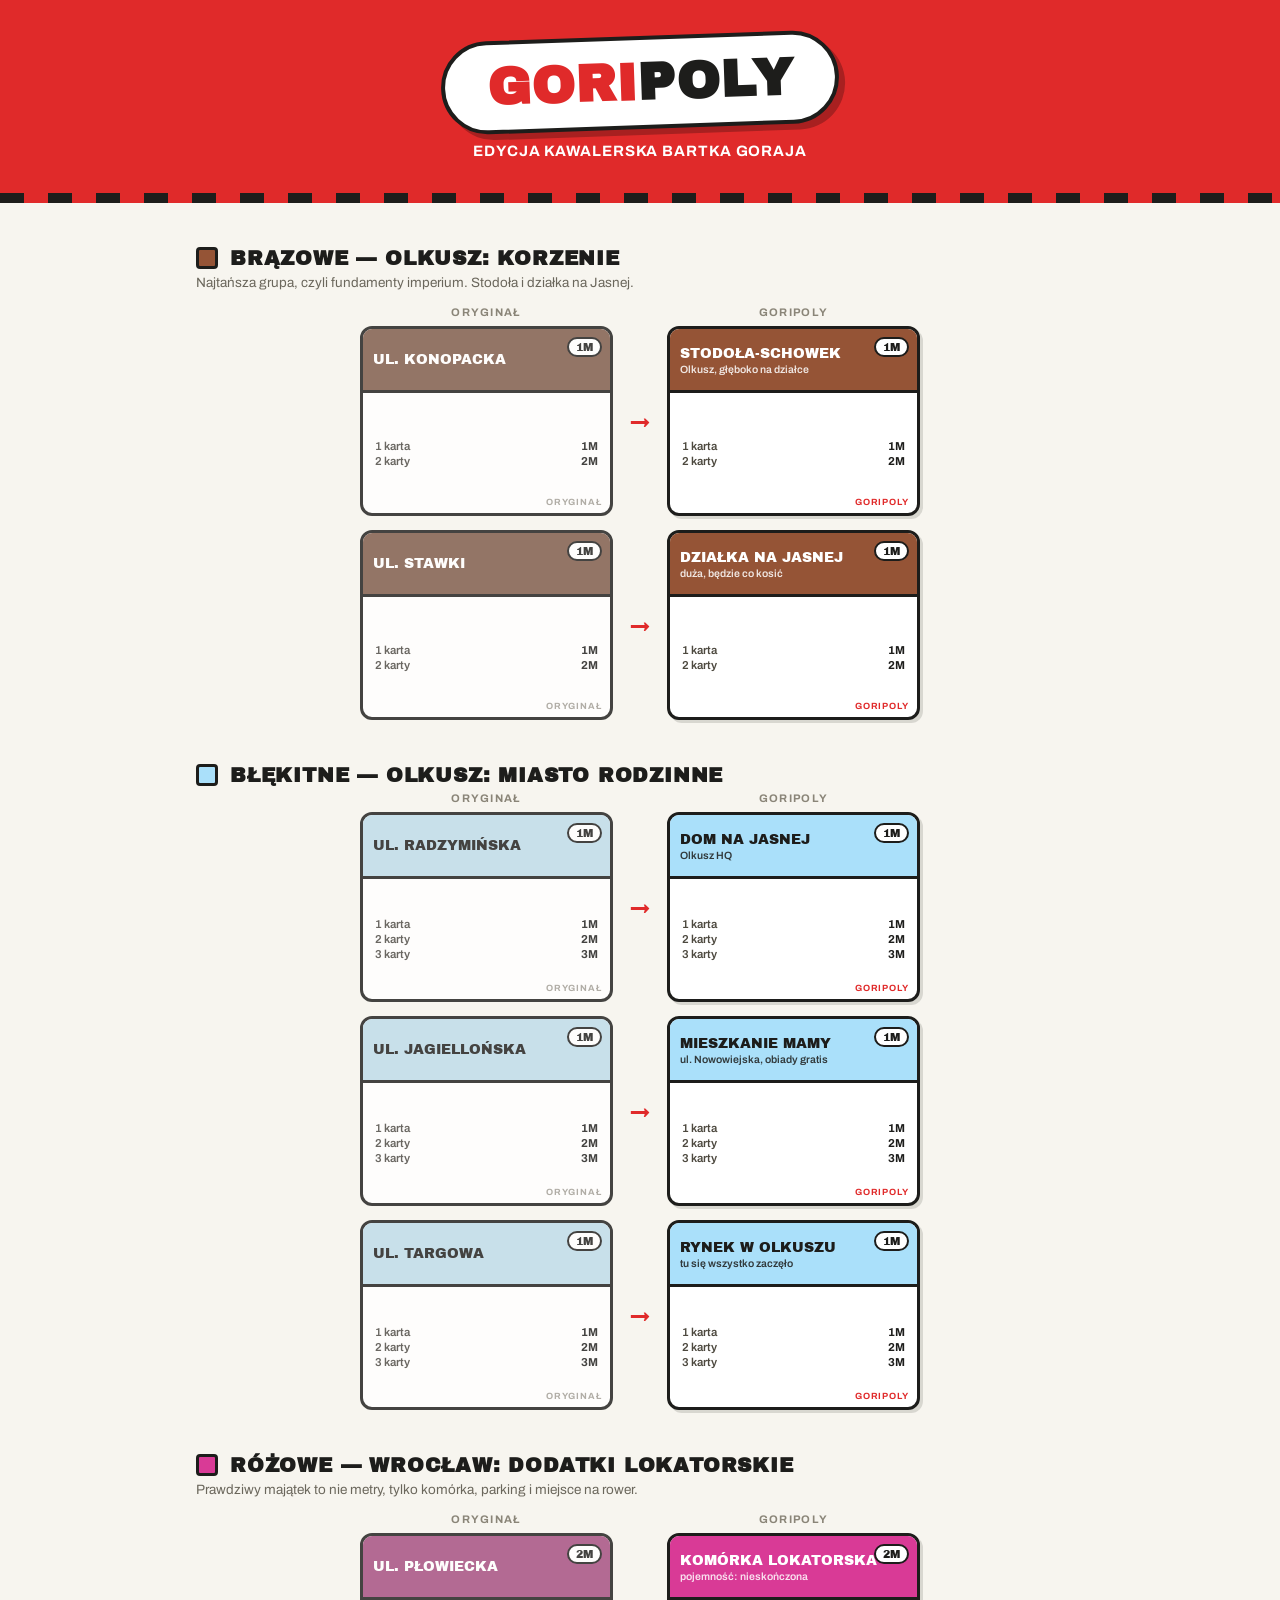
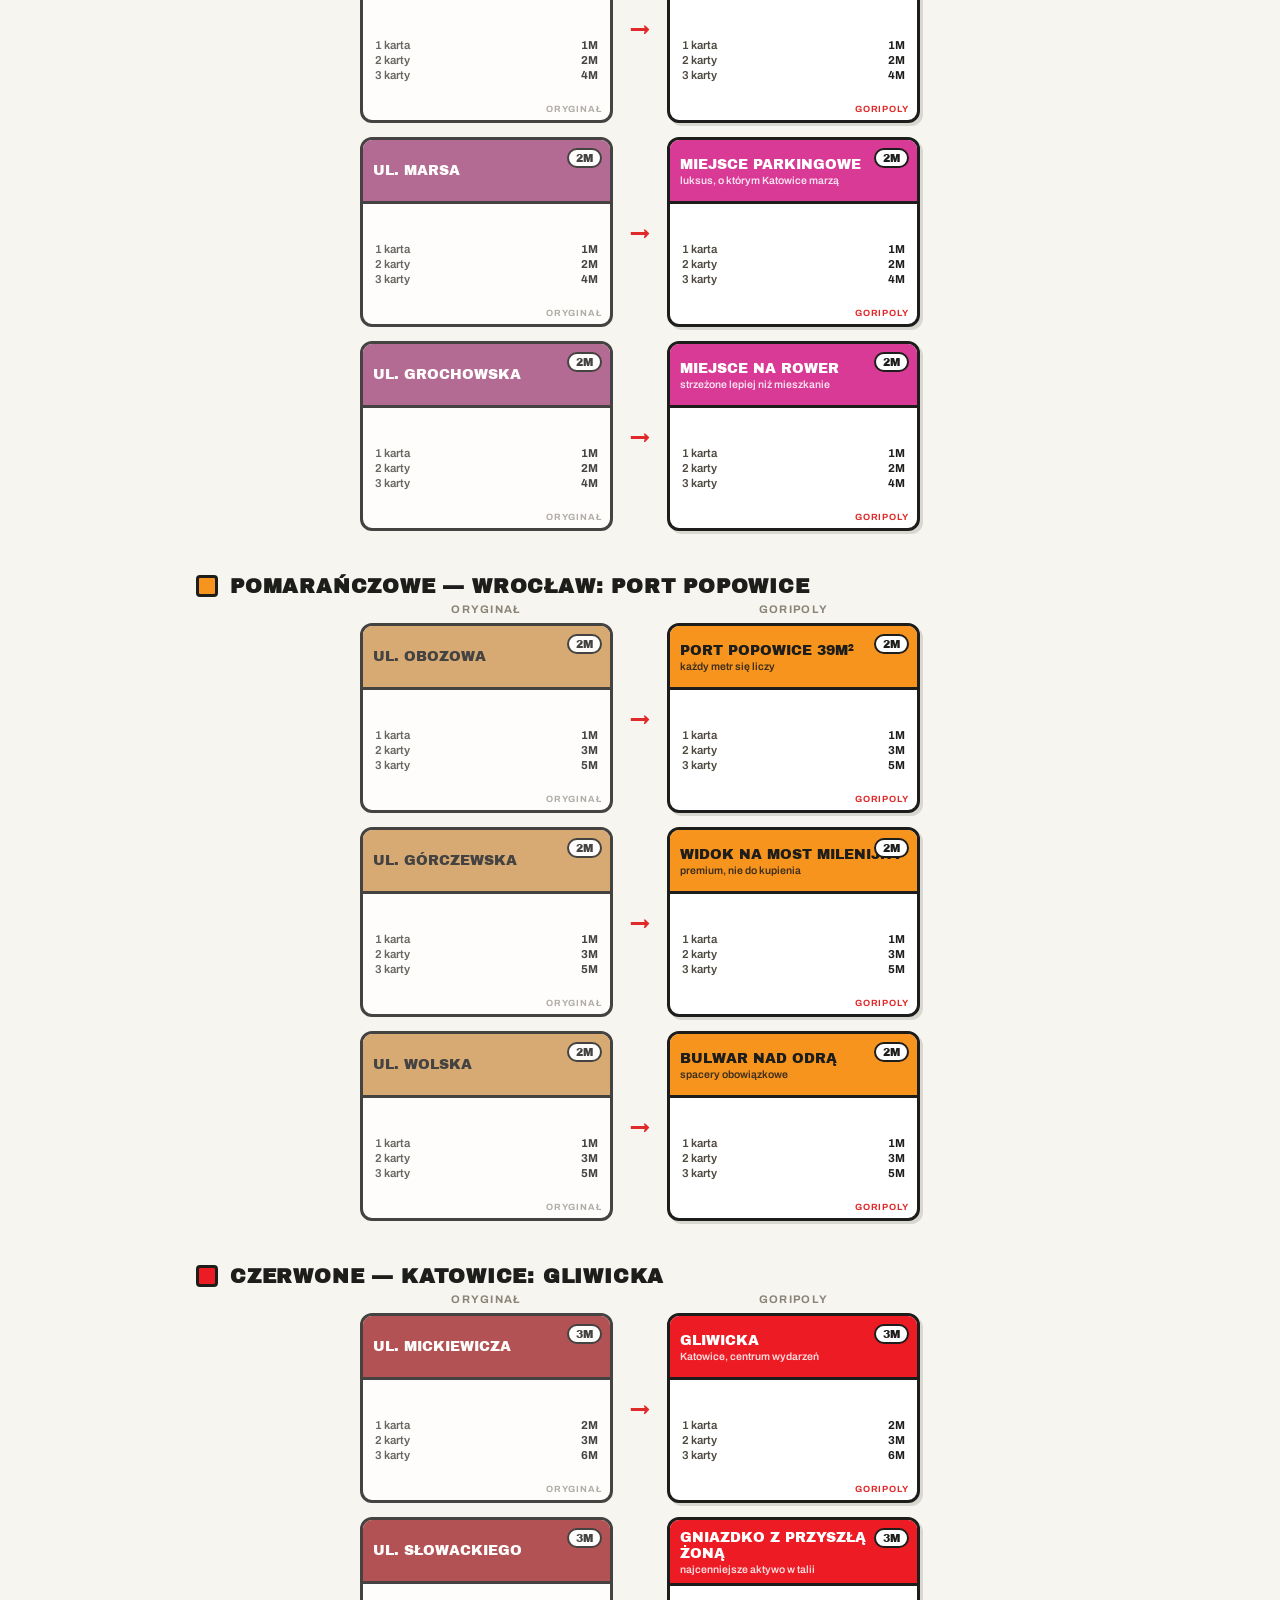
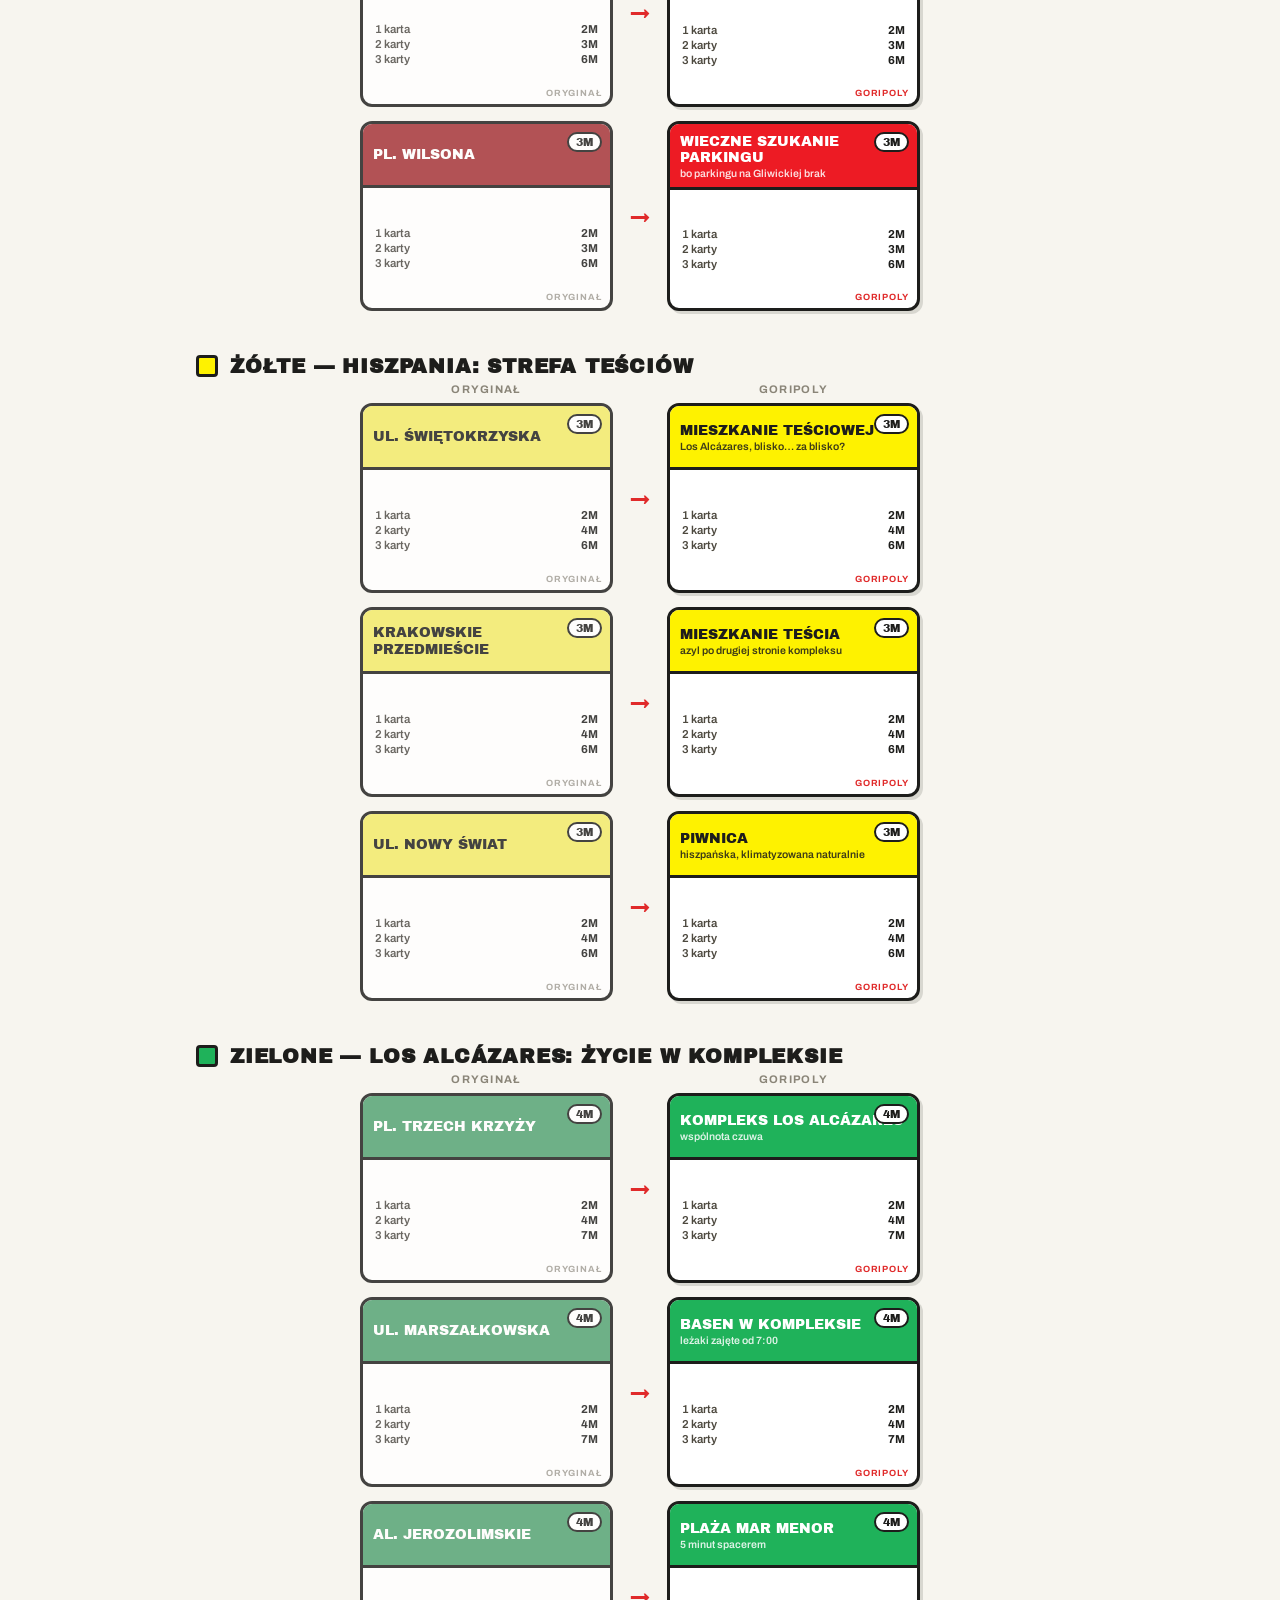
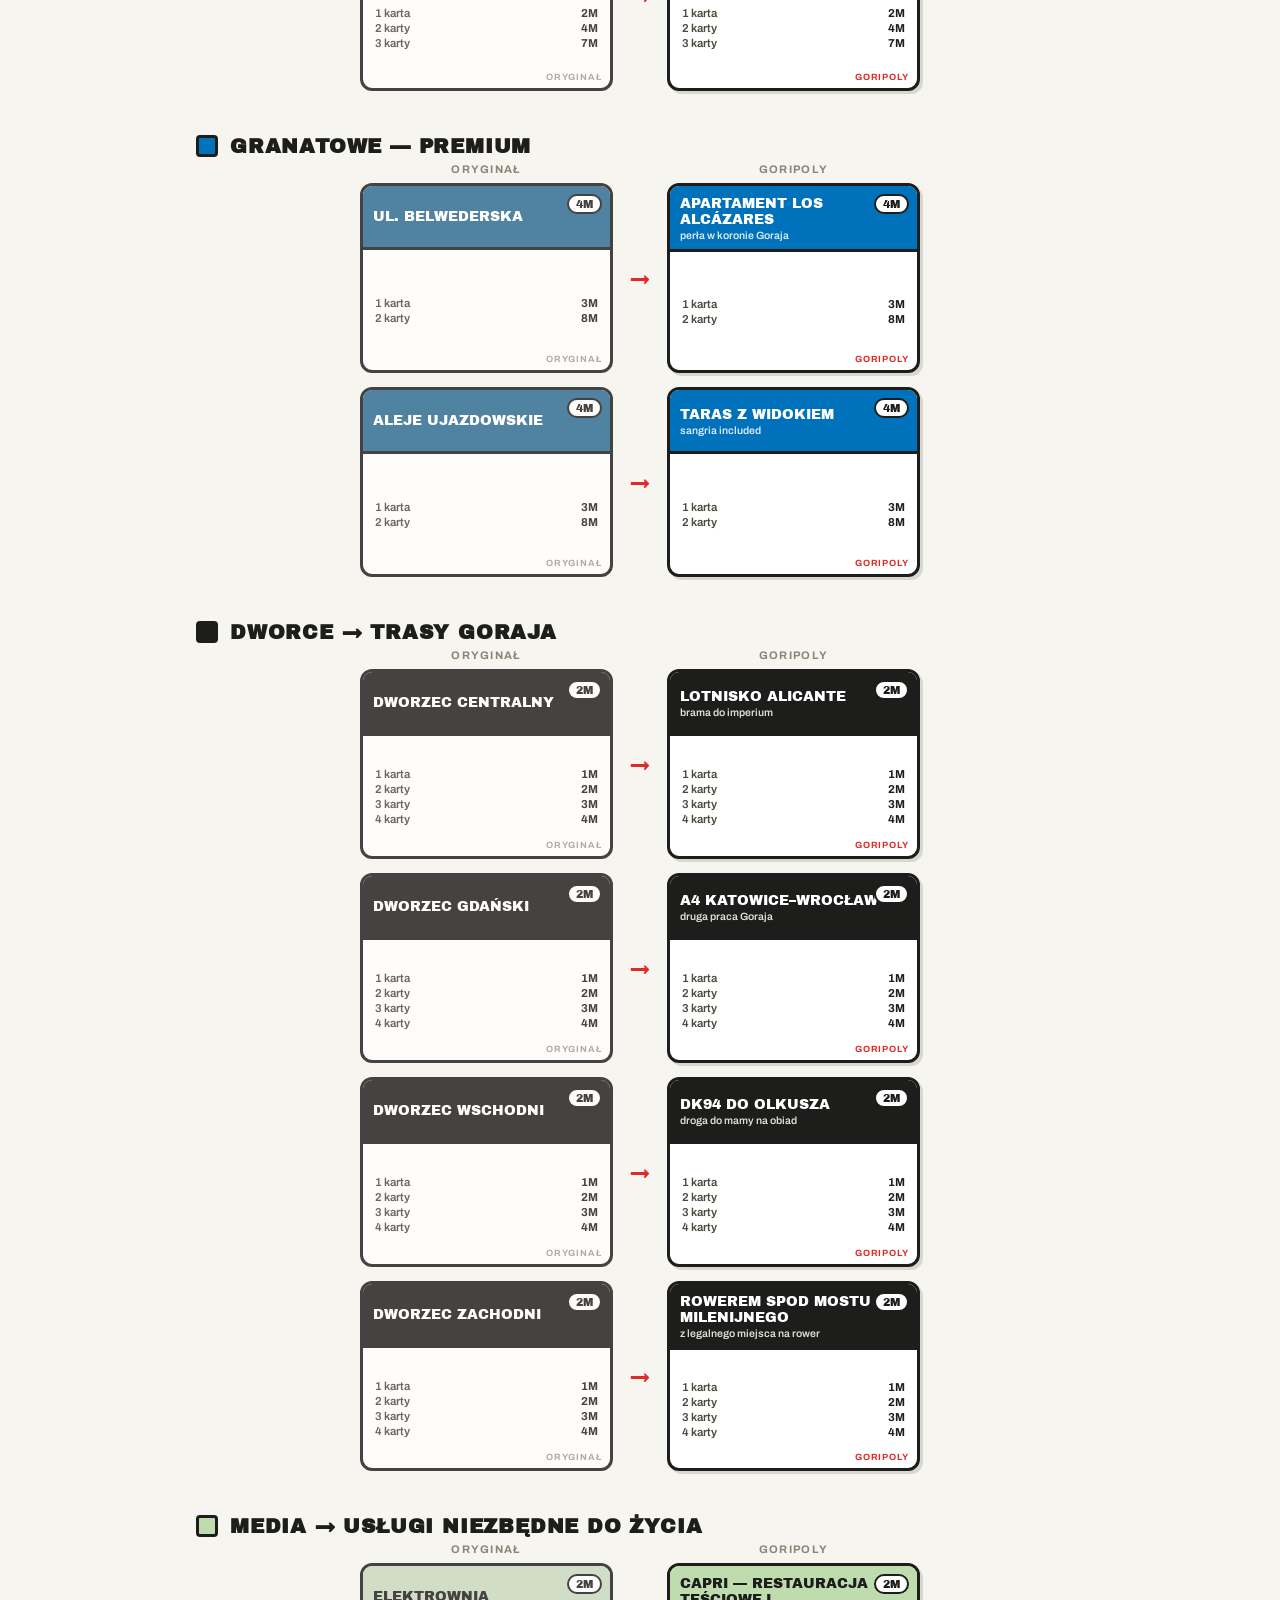
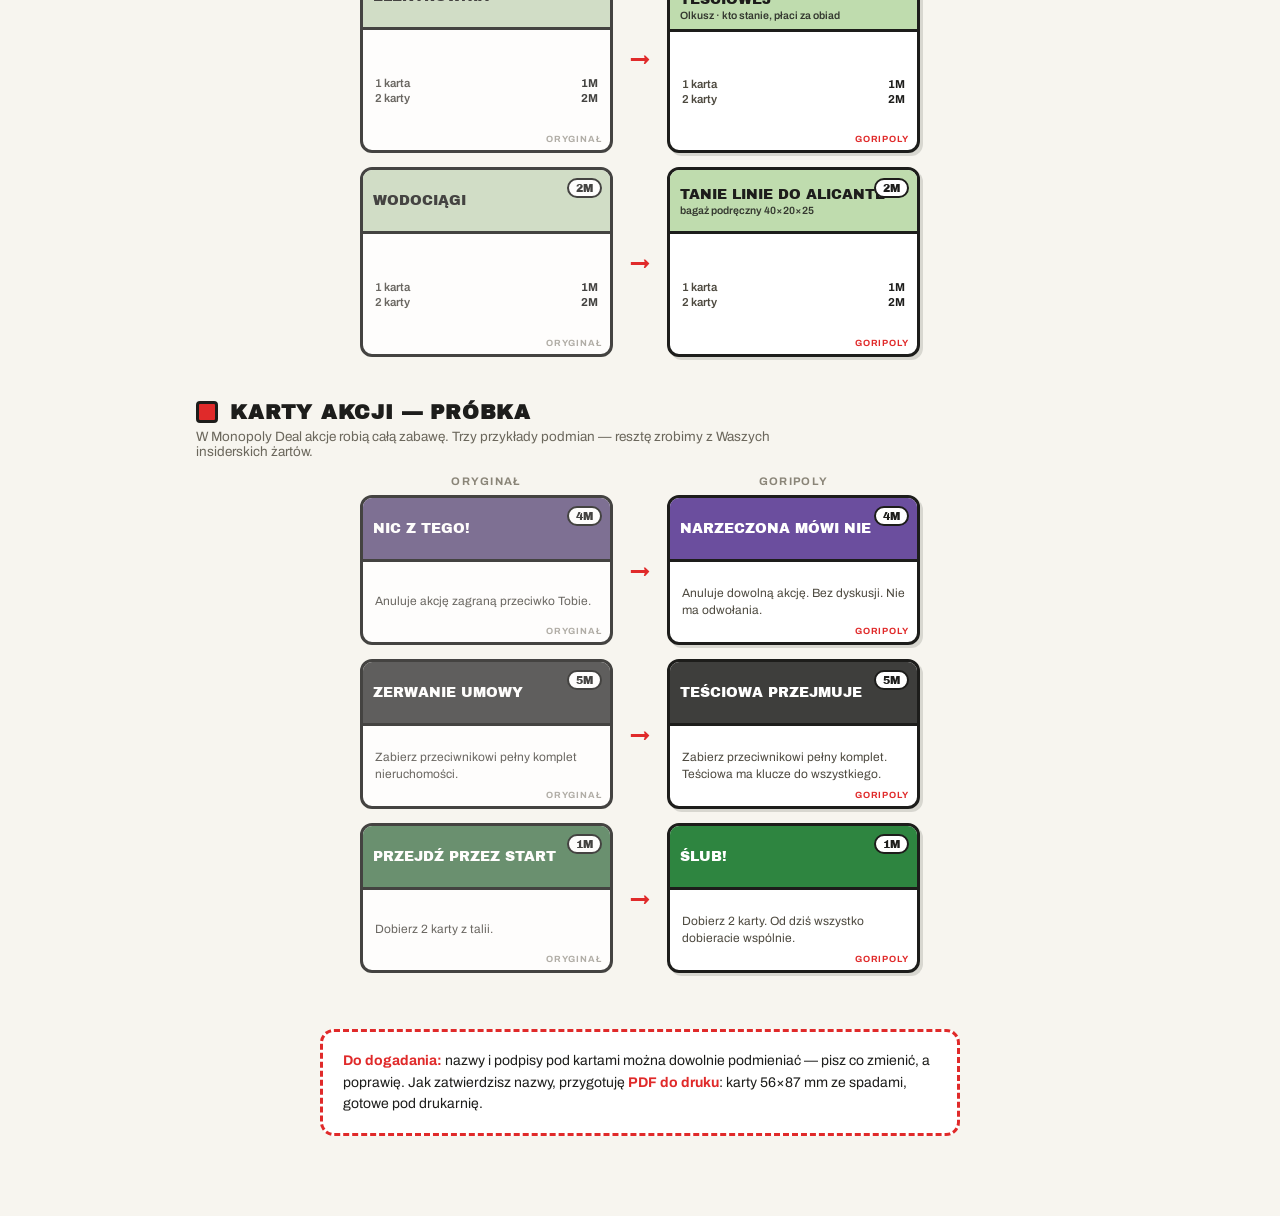
<file: archiwum/goripoly-karty.html>
<!DOCTYPE html>
<html lang="pl">
<head>
<meta charset="UTF-8">
<meta name="viewport" content="width=device-width, initial-scale=1.0">
<title>GORIpoly — Karty (oryginał vs nasza wersja)</title>
<link href="https://fonts.googleapis.com/css2?family=Archivo+Black&family=Archivo:wght@400;600;700&display=swap" rel="stylesheet">
<style>
  :root{
    --mono-red:#E02A2A;
    --ink:#1D1D1B;
    --paper:#F7F5EF;
    --card:#FFFFFF;
    --line:#D8D4C8;
    --brown:#955436; --ltblue:#AAE0FA; --pink:#D93A96; --orange:#F7941D;
    --red:#ED1B24; --yellow:#FEF200; --green:#1FB25A; --dkblue:#0072BB;
    --rail:#1D1D1B; --util:#BFDCAE;
  }
  *{box-sizing:border-box;margin:0;padding:0}
  body{background:var(--paper);color:var(--ink);font-family:'Archivo',system-ui,sans-serif;padding-bottom:80px}

  /* ---------- HEADER ---------- */
  header{background:var(--mono-red);padding:36px 20px 44px;text-align:center;position:relative;overflow:hidden}
  header::after{content:"";position:absolute;left:0;right:0;bottom:0;height:10px;
    background:repeating-linear-gradient(90deg,var(--ink) 0 24px,transparent 24px 48px)}
  .logo{display:inline-block;background:#fff;border:4px solid var(--ink);border-radius:999px;
    padding:14px 42px;transform:rotate(-2deg);box-shadow:6px 6px 0 rgba(0,0,0,.25)}
  .logo h1{font-family:'Archivo Black',sans-serif;font-size:clamp(30px,7vw,52px);letter-spacing:1px;color:var(--mono-red)}
  .logo h1 span{color:var(--ink)}
  header p{color:#fff;font-weight:700;margin-top:14px;font-size:15px;letter-spacing:.06em;text-transform:uppercase}

  main{max-width:920px;margin:0 auto;padding:0 16px}

  /* ---------- SECTION ---------- */
  section{margin-top:44px}
  .sec-head{display:flex;align-items:center;gap:12px;margin-bottom:6px}
  .swatch{width:22px;height:22px;border:3px solid var(--ink);border-radius:4px;flex:none}
  .sec-head h2{font-family:'Archivo Black',sans-serif;font-size:20px;text-transform:uppercase;letter-spacing:.04em}
  .sec-note{font-size:13.5px;color:#6b675c;margin-bottom:16px;max-width:640px}

  .col-labels{display:grid;grid-template-columns:1fr 34px 1fr;gap:10px;max-width:560px;margin:0 auto 8px;
    font-size:11px;font-weight:700;text-transform:uppercase;letter-spacing:.12em;color:#8a8578;text-align:center}
  .pairs{display:flex;flex-direction:column;gap:14px}
  .pair{display:grid;grid-template-columns:1fr 34px 1fr;gap:10px;align-items:stretch;max-width:560px;margin:0 auto;width:100%}
  .arrow{display:flex;align-items:center;justify-content:center;font-family:'Archivo Black',sans-serif;
    font-size:20px;color:var(--mono-red)}

  /* ---------- CARD ---------- */
  .card{background:var(--card);border:3px solid var(--ink);border-radius:12px;overflow:hidden;
    display:flex;flex-direction:column;min-height:190px;position:relative;
    box-shadow:3px 3px 0 rgba(29,29,27,.14)}
  .card.orig{filter:saturate(.55);opacity:.82;box-shadow:none}
  .band{padding:10px 10px 8px;border-bottom:3px solid var(--ink);min-height:64px;
    display:flex;flex-direction:column;justify-content:center;gap:2px;position:relative}
  .band .name{font-family:'Archivo Black',sans-serif;font-size:14px;line-height:1.15;text-transform:uppercase}
  .band .sub{font-size:10.5px;font-weight:600;opacity:.85}
  .band.light{color:var(--ink)} .band.dark{color:#fff}
  .val{position:absolute;top:8px;right:8px;background:#fff;color:var(--ink);border:2px solid var(--ink);
    border-radius:999px;font-family:'Archivo Black',sans-serif;font-size:11px;padding:2px 7px}
  .rent{flex:1;padding:8px 12px;display:flex;flex-direction:column;justify-content:center;gap:3px}
  .rent .row{display:flex;justify-content:space-between;font-size:11.5px;font-weight:600;color:#4d493f}
  .rent .row b{font-weight:700;color:var(--ink)}
  .tag{position:absolute;bottom:6px;right:8px;font-size:9px;font-weight:700;letter-spacing:.1em;
    text-transform:uppercase;color:#a39e90}
  .card.ours .tag{color:var(--mono-red)}

  /* ---------- ACTION CARDS ---------- */
  .actions .pair .card{min-height:150px}
  .action-body{flex:1;padding:10px 12px;font-size:12px;line-height:1.45;color:#4d493f;display:flex;align-items:center}

  /* ---------- FOOTER NOTE ---------- */
  .endnote{margin:56px auto 0;max-width:640px;background:#fff;border:3px dashed var(--mono-red);
    border-radius:14px;padding:18px 20px;font-size:14px;line-height:1.55}
  .endnote b{color:var(--mono-red)}

  @media (max-width:480px){
    .pair,.col-labels{grid-template-columns:1fr 26px 1fr;gap:6px}
    .band .name{font-size:12px}
    .rent .row{font-size:10.5px}
  }
</style>
</head>
<body>

<header>
  <div class="logo"><h1>GORI<span>POLY</span></h1></div>
  <p>Edycja kawalerska Bartka Goraja</p>
</header>

<main>

  <!-- ================= BRĄZOWE ================= -->
  <section>
    <div class="sec-head"><div class="swatch" style="background:var(--brown)"></div><h2>Brązowe — Olkusz: korzenie</h2></div>
    <p class="sec-note">Najtańsza grupa, czyli fundamenty imperium. Stodoła i działka na Jasnej.</p>
    <div class="col-labels"><span>Oryginał</span><span></span><span>GORIpoly</span></div>
    <div class="pairs">
      <div class="pair">
        <div class="card orig"><div class="band dark" style="background:var(--brown)"><span class="name">ul. Konopacka</span><span class="val">1M</span></div>
          <div class="rent"><div class="row"><span>1 karta</span><b>1M</b></div><div class="row"><span>2 karty</span><b>2M</b></div></div><span class="tag">oryginał</span></div>
        <div class="arrow">→</div>
        <div class="card ours"><div class="band dark" style="background:var(--brown)"><span class="name">Stodoła-Schowek</span><span class="sub">Olkusz, głęboko na działce</span><span class="val">1M</span></div>
          <div class="rent"><div class="row"><span>1 karta</span><b>1M</b></div><div class="row"><span>2 karty</span><b>2M</b></div></div><span class="tag">GORIpoly</span></div>
      </div>
      <div class="pair">
        <div class="card orig"><div class="band dark" style="background:var(--brown)"><span class="name">ul. Stawki</span><span class="val">1M</span></div>
          <div class="rent"><div class="row"><span>1 karta</span><b>1M</b></div><div class="row"><span>2 karty</span><b>2M</b></div></div><span class="tag">oryginał</span></div>
        <div class="arrow">→</div>
        <div class="card ours"><div class="band dark" style="background:var(--brown)"><span class="name">Działka na Jasnej</span><span class="sub">duża, będzie co kosić</span><span class="val">1M</span></div>
          <div class="rent"><div class="row"><span>1 karta</span><b>1M</b></div><div class="row"><span>2 karty</span><b>2M</b></div></div><span class="tag">GORIpoly</span></div>
      </div>
    </div>
  </section>

  <!-- ================= BŁĘKITNE ================= -->
  <section>
    <div class="sec-head"><div class="swatch" style="background:var(--ltblue)"></div><h2>Błękitne — Olkusz: miasto rodzinne</h2></div>
    <div class="col-labels"><span>Oryginał</span><span></span><span>GORIpoly</span></div>
    <div class="pairs">
      <div class="pair">
        <div class="card orig"><div class="band light" style="background:var(--ltblue)"><span class="name">ul. Radzymińska</span><span class="val">1M</span></div>
          <div class="rent"><div class="row"><span>1 karta</span><b>1M</b></div><div class="row"><span>2 karty</span><b>2M</b></div><div class="row"><span>3 karty</span><b>3M</b></div></div><span class="tag">oryginał</span></div>
        <div class="arrow">→</div>
        <div class="card ours"><div class="band light" style="background:var(--ltblue)"><span class="name">Dom na Jasnej</span><span class="sub">Olkusz HQ</span><span class="val">1M</span></div>
          <div class="rent"><div class="row"><span>1 karta</span><b>1M</b></div><div class="row"><span>2 karty</span><b>2M</b></div><div class="row"><span>3 karty</span><b>3M</b></div></div><span class="tag">GORIpoly</span></div>
      </div>
      <div class="pair">
        <div class="card orig"><div class="band light" style="background:var(--ltblue)"><span class="name">ul. Jagiellońska</span><span class="val">1M</span></div>
          <div class="rent"><div class="row"><span>1 karta</span><b>1M</b></div><div class="row"><span>2 karty</span><b>2M</b></div><div class="row"><span>3 karty</span><b>3M</b></div></div><span class="tag">oryginał</span></div>
        <div class="arrow">→</div>
        <div class="card ours"><div class="band light" style="background:var(--ltblue)"><span class="name">Mieszkanie Mamy</span><span class="sub">ul. Nowowiejska, obiady gratis</span><span class="val">1M</span></div>
          <div class="rent"><div class="row"><span>1 karta</span><b>1M</b></div><div class="row"><span>2 karty</span><b>2M</b></div><div class="row"><span>3 karty</span><b>3M</b></div></div><span class="tag">GORIpoly</span></div>
      </div>
      <div class="pair">
        <div class="card orig"><div class="band light" style="background:var(--ltblue)"><span class="name">ul. Targowa</span><span class="val">1M</span></div>
          <div class="rent"><div class="row"><span>1 karta</span><b>1M</b></div><div class="row"><span>2 karty</span><b>2M</b></div><div class="row"><span>3 karty</span><b>3M</b></div></div><span class="tag">oryginał</span></div>
        <div class="arrow">→</div>
        <div class="card ours"><div class="band light" style="background:var(--ltblue)"><span class="name">Rynek w Olkuszu</span><span class="sub">tu się wszystko zaczęło</span><span class="val">1M</span></div>
          <div class="rent"><div class="row"><span>1 karta</span><b>1M</b></div><div class="row"><span>2 karty</span><b>2M</b></div><div class="row"><span>3 karty</span><b>3M</b></div></div><span class="tag">GORIpoly</span></div>
      </div>
    </div>
  </section>

  <!-- ================= RÓŻOWE ================= -->
  <section>
    <div class="sec-head"><div class="swatch" style="background:var(--pink)"></div><h2>Różowe — Wrocław: dodatki lokatorskie</h2></div>
    <p class="sec-note">Prawdziwy majątek to nie metry, tylko komórka, parking i miejsce na rower.</p>
    <div class="col-labels"><span>Oryginał</span><span></span><span>GORIpoly</span></div>
    <div class="pairs">
      <div class="pair">
        <div class="card orig"><div class="band dark" style="background:var(--pink)"><span class="name">ul. Płowiecka</span><span class="val">2M</span></div>
          <div class="rent"><div class="row"><span>1 karta</span><b>1M</b></div><div class="row"><span>2 karty</span><b>2M</b></div><div class="row"><span>3 karty</span><b>4M</b></div></div><span class="tag">oryginał</span></div>
        <div class="arrow">→</div>
        <div class="card ours"><div class="band dark" style="background:var(--pink)"><span class="name">Komórka Lokatorska</span><span class="sub">pojemność: nieskończona</span><span class="val">2M</span></div>
          <div class="rent"><div class="row"><span>1 karta</span><b>1M</b></div><div class="row"><span>2 karty</span><b>2M</b></div><div class="row"><span>3 karty</span><b>4M</b></div></div><span class="tag">GORIpoly</span></div>
      </div>
      <div class="pair">
        <div class="card orig"><div class="band dark" style="background:var(--pink)"><span class="name">ul. Marsa</span><span class="val">2M</span></div>
          <div class="rent"><div class="row"><span>1 karta</span><b>1M</b></div><div class="row"><span>2 karty</span><b>2M</b></div><div class="row"><span>3 karty</span><b>4M</b></div></div><span class="tag">oryginał</span></div>
        <div class="arrow">→</div>
        <div class="card ours"><div class="band dark" style="background:var(--pink)"><span class="name">Miejsce Parkingowe</span><span class="sub">luksus, o którym Katowice marzą</span><span class="val">2M</span></div>
          <div class="rent"><div class="row"><span>1 karta</span><b>1M</b></div><div class="row"><span>2 karty</span><b>2M</b></div><div class="row"><span>3 karty</span><b>4M</b></div></div><span class="tag">GORIpoly</span></div>
      </div>
      <div class="pair">
        <div class="card orig"><div class="band dark" style="background:var(--pink)"><span class="name">ul. Grochowska</span><span class="val">2M</span></div>
          <div class="rent"><div class="row"><span>1 karta</span><b>1M</b></div><div class="row"><span>2 karty</span><b>2M</b></div><div class="row"><span>3 karty</span><b>4M</b></div></div><span class="tag">oryginał</span></div>
        <div class="arrow">→</div>
        <div class="card ours"><div class="band dark" style="background:var(--pink)"><span class="name">Miejsce na Rower</span><span class="sub">strzeżone lepiej niż mieszkanie</span><span class="val">2M</span></div>
          <div class="rent"><div class="row"><span>1 karta</span><b>1M</b></div><div class="row"><span>2 karty</span><b>2M</b></div><div class="row"><span>3 karty</span><b>4M</b></div></div><span class="tag">GORIpoly</span></div>
      </div>
    </div>
  </section>

  <!-- ================= POMARAŃCZOWE ================= -->
  <section>
    <div class="sec-head"><div class="swatch" style="background:var(--orange)"></div><h2>Pomarańczowe — Wrocław: Port Popowice</h2></div>
    <div class="col-labels"><span>Oryginał</span><span></span><span>GORIpoly</span></div>
    <div class="pairs">
      <div class="pair">
        <div class="card orig"><div class="band light" style="background:var(--orange)"><span class="name">ul. Obozowa</span><span class="val">2M</span></div>
          <div class="rent"><div class="row"><span>1 karta</span><b>1M</b></div><div class="row"><span>2 karty</span><b>3M</b></div><div class="row"><span>3 karty</span><b>5M</b></div></div><span class="tag">oryginał</span></div>
        <div class="arrow">→</div>
        <div class="card ours"><div class="band light" style="background:var(--orange)"><span class="name">Port Popowice 39m²</span><span class="sub">każdy metr się liczy</span><span class="val">2M</span></div>
          <div class="rent"><div class="row"><span>1 karta</span><b>1M</b></div><div class="row"><span>2 karty</span><b>3M</b></div><div class="row"><span>3 karty</span><b>5M</b></div></div><span class="tag">GORIpoly</span></div>
      </div>
      <div class="pair">
        <div class="card orig"><div class="band light" style="background:var(--orange)"><span class="name">ul. Górczewska</span><span class="val">2M</span></div>
          <div class="rent"><div class="row"><span>1 karta</span><b>1M</b></div><div class="row"><span>2 karty</span><b>3M</b></div><div class="row"><span>3 karty</span><b>5M</b></div></div><span class="tag">oryginał</span></div>
        <div class="arrow">→</div>
        <div class="card ours"><div class="band light" style="background:var(--orange)"><span class="name">Widok na Most Milenijny</span><span class="sub">premium, nie do kupienia</span><span class="val">2M</span></div>
          <div class="rent"><div class="row"><span>1 karta</span><b>1M</b></div><div class="row"><span>2 karty</span><b>3M</b></div><div class="row"><span>3 karty</span><b>5M</b></div></div><span class="tag">GORIpoly</span></div>
      </div>
      <div class="pair">
        <div class="card orig"><div class="band light" style="background:var(--orange)"><span class="name">ul. Wolska</span><span class="val">2M</span></div>
          <div class="rent"><div class="row"><span>1 karta</span><b>1M</b></div><div class="row"><span>2 karty</span><b>3M</b></div><div class="row"><span>3 karty</span><b>5M</b></div></div><span class="tag">oryginał</span></div>
        <div class="arrow">→</div>
        <div class="card ours"><div class="band light" style="background:var(--orange)"><span class="name">Bulwar nad Odrą</span><span class="sub">spacery obowiązkowe</span><span class="val">2M</span></div>
          <div class="rent"><div class="row"><span>1 karta</span><b>1M</b></div><div class="row"><span>2 karty</span><b>3M</b></div><div class="row"><span>3 karty</span><b>5M</b></div></div><span class="tag">GORIpoly</span></div>
      </div>
    </div>
  </section>

  <!-- ================= CZERWONE ================= -->
  <section>
    <div class="sec-head"><div class="swatch" style="background:var(--red)"></div><h2>Czerwone — Katowice: Gliwicka</h2></div>
    <div class="col-labels"><span>Oryginał</span><span></span><span>GORIpoly</span></div>
    <div class="pairs">
      <div class="pair">
        <div class="card orig"><div class="band dark" style="background:var(--red)"><span class="name">ul. Mickiewicza</span><span class="val">3M</span></div>
          <div class="rent"><div class="row"><span>1 karta</span><b>2M</b></div><div class="row"><span>2 karty</span><b>3M</b></div><div class="row"><span>3 karty</span><b>6M</b></div></div><span class="tag">oryginał</span></div>
        <div class="arrow">→</div>
        <div class="card ours"><div class="band dark" style="background:var(--red)"><span class="name">Gliwicka</span><span class="sub">Katowice, centrum wydarzeń</span><span class="val">3M</span></div>
          <div class="rent"><div class="row"><span>1 karta</span><b>2M</b></div><div class="row"><span>2 karty</span><b>3M</b></div><div class="row"><span>3 karty</span><b>6M</b></div></div><span class="tag">GORIpoly</span></div>
      </div>
      <div class="pair">
        <div class="card orig"><div class="band dark" style="background:var(--red)"><span class="name">ul. Słowackiego</span><span class="val">3M</span></div>
          <div class="rent"><div class="row"><span>1 karta</span><b>2M</b></div><div class="row"><span>2 karty</span><b>3M</b></div><div class="row"><span>3 karty</span><b>6M</b></div></div><span class="tag">oryginał</span></div>
        <div class="arrow">→</div>
        <div class="card ours"><div class="band dark" style="background:var(--red)"><span class="name">Gniazdko z Przyszłą Żoną</span><span class="sub">najcenniejsze aktywo w talii</span><span class="val">3M</span></div>
          <div class="rent"><div class="row"><span>1 karta</span><b>2M</b></div><div class="row"><span>2 karty</span><b>3M</b></div><div class="row"><span>3 karty</span><b>6M</b></div></div><span class="tag">GORIpoly</span></div>
      </div>
      <div class="pair">
        <div class="card orig"><div class="band dark" style="background:var(--red)"><span class="name">pl. Wilsona</span><span class="val">3M</span></div>
          <div class="rent"><div class="row"><span>1 karta</span><b>2M</b></div><div class="row"><span>2 karty</span><b>3M</b></div><div class="row"><span>3 karty</span><b>6M</b></div></div><span class="tag">oryginał</span></div>
        <div class="arrow">→</div>
        <div class="card ours"><div class="band dark" style="background:var(--red)"><span class="name">Wieczne Szukanie Parkingu</span><span class="sub">bo parkingu na Gliwickiej brak</span><span class="val">3M</span></div>
          <div class="rent"><div class="row"><span>1 karta</span><b>2M</b></div><div class="row"><span>2 karty</span><b>3M</b></div><div class="row"><span>3 karty</span><b>6M</b></div></div><span class="tag">GORIpoly</span></div>
      </div>
    </div>
  </section>

  <!-- ================= ŻÓŁTE ================= -->
  <section>
    <div class="sec-head"><div class="swatch" style="background:var(--yellow)"></div><h2>Żółte — Hiszpania: strefa teściów</h2></div>
    <div class="col-labels"><span>Oryginał</span><span></span><span>GORIpoly</span></div>
    <div class="pairs">
      <div class="pair">
        <div class="card orig"><div class="band light" style="background:var(--yellow)"><span class="name">ul. Świętokrzyska</span><span class="val">3M</span></div>
          <div class="rent"><div class="row"><span>1 karta</span><b>2M</b></div><div class="row"><span>2 karty</span><b>4M</b></div><div class="row"><span>3 karty</span><b>6M</b></div></div><span class="tag">oryginał</span></div>
        <div class="arrow">→</div>
        <div class="card ours"><div class="band light" style="background:var(--yellow)"><span class="name">Mieszkanie Teściowej</span><span class="sub">Los Alcázares, blisko… za blisko?</span><span class="val">3M</span></div>
          <div class="rent"><div class="row"><span>1 karta</span><b>2M</b></div><div class="row"><span>2 karty</span><b>4M</b></div><div class="row"><span>3 karty</span><b>6M</b></div></div><span class="tag">GORIpoly</span></div>
      </div>
      <div class="pair">
        <div class="card orig"><div class="band light" style="background:var(--yellow)"><span class="name">Krakowskie Przedmieście</span><span class="val">3M</span></div>
          <div class="rent"><div class="row"><span>1 karta</span><b>2M</b></div><div class="row"><span>2 karty</span><b>4M</b></div><div class="row"><span>3 karty</span><b>6M</b></div></div><span class="tag">oryginał</span></div>
        <div class="arrow">→</div>
        <div class="card ours"><div class="band light" style="background:var(--yellow)"><span class="name">Mieszkanie Teścia</span><span class="sub">azyl po drugiej stronie kompleksu</span><span class="val">3M</span></div>
          <div class="rent"><div class="row"><span>1 karta</span><b>2M</b></div><div class="row"><span>2 karty</span><b>4M</b></div><div class="row"><span>3 karty</span><b>6M</b></div></div><span class="tag">GORIpoly</span></div>
      </div>
      <div class="pair">
        <div class="card orig"><div class="band light" style="background:var(--yellow)"><span class="name">ul. Nowy Świat</span><span class="val">3M</span></div>
          <div class="rent"><div class="row"><span>1 karta</span><b>2M</b></div><div class="row"><span>2 karty</span><b>4M</b></div><div class="row"><span>3 karty</span><b>6M</b></div></div><span class="tag">oryginał</span></div>
        <div class="arrow">→</div>
        <div class="card ours"><div class="band light" style="background:var(--yellow)"><span class="name">Piwnica</span><span class="sub">hiszpańska, klimatyzowana naturalnie</span><span class="val">3M</span></div>
          <div class="rent"><div class="row"><span>1 karta</span><b>2M</b></div><div class="row"><span>2 karty</span><b>4M</b></div><div class="row"><span>3 karty</span><b>6M</b></div></div><span class="tag">GORIpoly</span></div>
      </div>
    </div>
  </section>

  <!-- ================= ZIELONE ================= -->
  <section>
    <div class="sec-head"><div class="swatch" style="background:var(--green)"></div><h2>Zielone — Los Alcázares: życie w kompleksie</h2></div>
    <div class="col-labels"><span>Oryginał</span><span></span><span>GORIpoly</span></div>
    <div class="pairs">
      <div class="pair">
        <div class="card orig"><div class="band dark" style="background:var(--green)"><span class="name">pl. Trzech Krzyży</span><span class="val">4M</span></div>
          <div class="rent"><div class="row"><span>1 karta</span><b>2M</b></div><div class="row"><span>2 karty</span><b>4M</b></div><div class="row"><span>3 karty</span><b>7M</b></div></div><span class="tag">oryginał</span></div>
        <div class="arrow">→</div>
        <div class="card ours"><div class="band dark" style="background:var(--green)"><span class="name">Kompleks Los Alcázares</span><span class="sub">wspólnota czuwa</span><span class="val">4M</span></div>
          <div class="rent"><div class="row"><span>1 karta</span><b>2M</b></div><div class="row"><span>2 karty</span><b>4M</b></div><div class="row"><span>3 karty</span><b>7M</b></div></div><span class="tag">GORIpoly</span></div>
      </div>
      <div class="pair">
        <div class="card orig"><div class="band dark" style="background:var(--green)"><span class="name">ul. Marszałkowska</span><span class="val">4M</span></div>
          <div class="rent"><div class="row"><span>1 karta</span><b>2M</b></div><div class="row"><span>2 karty</span><b>4M</b></div><div class="row"><span>3 karty</span><b>7M</b></div></div><span class="tag">oryginał</span></div>
        <div class="arrow">→</div>
        <div class="card ours"><div class="band dark" style="background:var(--green)"><span class="name">Basen w Kompleksie</span><span class="sub">leżaki zajęte od 7:00</span><span class="val">4M</span></div>
          <div class="rent"><div class="row"><span>1 karta</span><b>2M</b></div><div class="row"><span>2 karty</span><b>4M</b></div><div class="row"><span>3 karty</span><b>7M</b></div></div><span class="tag">GORIpoly</span></div>
      </div>
      <div class="pair">
        <div class="card orig"><div class="band dark" style="background:var(--green)"><span class="name">Al. Jerozolimskie</span><span class="val">4M</span></div>
          <div class="rent"><div class="row"><span>1 karta</span><b>2M</b></div><div class="row"><span>2 karty</span><b>4M</b></div><div class="row"><span>3 karty</span><b>7M</b></div></div><span class="tag">oryginał</span></div>
        <div class="arrow">→</div>
        <div class="card ours"><div class="band dark" style="background:var(--green)"><span class="name">Plaża Mar Menor</span><span class="sub">5 minut spacerem</span><span class="val">4M</span></div>
          <div class="rent"><div class="row"><span>1 karta</span><b>2M</b></div><div class="row"><span>2 karty</span><b>4M</b></div><div class="row"><span>3 karty</span><b>7M</b></div></div><span class="tag">GORIpoly</span></div>
      </div>
    </div>
  </section>

  <!-- ================= GRANATOWE ================= -->
  <section>
    <div class="sec-head"><div class="swatch" style="background:var(--dkblue)"></div><h2>Granatowe — Premium</h2></div>
    <div class="col-labels"><span>Oryginał</span><span></span><span>GORIpoly</span></div>
    <div class="pairs">
      <div class="pair">
        <div class="card orig"><div class="band dark" style="background:var(--dkblue)"><span class="name">ul. Belwederska</span><span class="val">4M</span></div>
          <div class="rent"><div class="row"><span>1 karta</span><b>3M</b></div><div class="row"><span>2 karty</span><b>8M</b></div></div><span class="tag">oryginał</span></div>
        <div class="arrow">→</div>
        <div class="card ours"><div class="band dark" style="background:var(--dkblue)"><span class="name">Apartament Los Alcázares</span><span class="sub">perła w koronie Goraja</span><span class="val">4M</span></div>
          <div class="rent"><div class="row"><span>1 karta</span><b>3M</b></div><div class="row"><span>2 karty</span><b>8M</b></div></div><span class="tag">GORIpoly</span></div>
      </div>
      <div class="pair">
        <div class="card orig"><div class="band dark" style="background:var(--dkblue)"><span class="name">Aleje Ujazdowskie</span><span class="val">4M</span></div>
          <div class="rent"><div class="row"><span>1 karta</span><b>3M</b></div><div class="row"><span>2 karty</span><b>8M</b></div></div><span class="tag">oryginał</span></div>
        <div class="arrow">→</div>
        <div class="card ours"><div class="band dark" style="background:var(--dkblue)"><span class="name">Taras z Widokiem</span><span class="sub">sangria included</span><span class="val">4M</span></div>
          <div class="rent"><div class="row"><span>1 karta</span><b>3M</b></div><div class="row"><span>2 karty</span><b>8M</b></div></div><span class="tag">GORIpoly</span></div>
      </div>
    </div>
  </section>

  <!-- ================= DWORCE ================= -->
  <section>
    <div class="sec-head"><div class="swatch" style="background:var(--rail)"></div><h2>Dworce → Trasy Goraja</h2></div>
    <div class="col-labels"><span>Oryginał</span><span></span><span>GORIpoly</span></div>
    <div class="pairs">
      <div class="pair">
        <div class="card orig"><div class="band dark" style="background:var(--rail)"><span class="name">Dworzec Centralny</span><span class="val">2M</span></div>
          <div class="rent"><div class="row"><span>1 karta</span><b>1M</b></div><div class="row"><span>2 karty</span><b>2M</b></div><div class="row"><span>3 karty</span><b>3M</b></div><div class="row"><span>4 karty</span><b>4M</b></div></div><span class="tag">oryginał</span></div>
        <div class="arrow">→</div>
        <div class="card ours"><div class="band dark" style="background:var(--rail)"><span class="name">Lotnisko Alicante</span><span class="sub">brama do imperium</span><span class="val">2M</span></div>
          <div class="rent"><div class="row"><span>1 karta</span><b>1M</b></div><div class="row"><span>2 karty</span><b>2M</b></div><div class="row"><span>3 karty</span><b>3M</b></div><div class="row"><span>4 karty</span><b>4M</b></div></div><span class="tag">GORIpoly</span></div>
      </div>
      <div class="pair">
        <div class="card orig"><div class="band dark" style="background:var(--rail)"><span class="name">Dworzec Gdański</span><span class="val">2M</span></div>
          <div class="rent"><div class="row"><span>1 karta</span><b>1M</b></div><div class="row"><span>2 karty</span><b>2M</b></div><div class="row"><span>3 karty</span><b>3M</b></div><div class="row"><span>4 karty</span><b>4M</b></div></div><span class="tag">oryginał</span></div>
        <div class="arrow">→</div>
        <div class="card ours"><div class="band dark" style="background:var(--rail)"><span class="name">A4 Katowice–Wrocław</span><span class="sub">druga praca Goraja</span><span class="val">2M</span></div>
          <div class="rent"><div class="row"><span>1 karta</span><b>1M</b></div><div class="row"><span>2 karty</span><b>2M</b></div><div class="row"><span>3 karty</span><b>3M</b></div><div class="row"><span>4 karty</span><b>4M</b></div></div><span class="tag">GORIpoly</span></div>
      </div>
      <div class="pair">
        <div class="card orig"><div class="band dark" style="background:var(--rail)"><span class="name">Dworzec Wschodni</span><span class="val">2M</span></div>
          <div class="rent"><div class="row"><span>1 karta</span><b>1M</b></div><div class="row"><span>2 karty</span><b>2M</b></div><div class="row"><span>3 karty</span><b>3M</b></div><div class="row"><span>4 karty</span><b>4M</b></div></div><span class="tag">oryginał</span></div>
        <div class="arrow">→</div>
        <div class="card ours"><div class="band dark" style="background:var(--rail)"><span class="name">DK94 do Olkusza</span><span class="sub">droga do mamy na obiad</span><span class="val">2M</span></div>
          <div class="rent"><div class="row"><span>1 karta</span><b>1M</b></div><div class="row"><span>2 karty</span><b>2M</b></div><div class="row"><span>3 karty</span><b>3M</b></div><div class="row"><span>4 karty</span><b>4M</b></div></div><span class="tag">GORIpoly</span></div>
      </div>
      <div class="pair">
        <div class="card orig"><div class="band dark" style="background:var(--rail)"><span class="name">Dworzec Zachodni</span><span class="val">2M</span></div>
          <div class="rent"><div class="row"><span>1 karta</span><b>1M</b></div><div class="row"><span>2 karty</span><b>2M</b></div><div class="row"><span>3 karty</span><b>3M</b></div><div class="row"><span>4 karty</span><b>4M</b></div></div><span class="tag">oryginał</span></div>
        <div class="arrow">→</div>
        <div class="card ours"><div class="band dark" style="background:var(--rail)"><span class="name">Rowerem spod Mostu Milenijnego</span><span class="sub">z legalnego miejsca na rower</span><span class="val">2M</span></div>
          <div class="rent"><div class="row"><span>1 karta</span><b>1M</b></div><div class="row"><span>2 karty</span><b>2M</b></div><div class="row"><span>3 karty</span><b>3M</b></div><div class="row"><span>4 karty</span><b>4M</b></div></div><span class="tag">GORIpoly</span></div>
      </div>
    </div>
  </section>

  <!-- ================= MEDIA ================= -->
  <section>
    <div class="sec-head"><div class="swatch" style="background:var(--util)"></div><h2>Media → Usługi niezbędne do życia</h2></div>
    <div class="col-labels"><span>Oryginał</span><span></span><span>GORIpoly</span></div>
    <div class="pairs">
      <div class="pair">
        <div class="card orig"><div class="band light" style="background:var(--util)"><span class="name">Elektrownia</span><span class="val">2M</span></div>
          <div class="rent"><div class="row"><span>1 karta</span><b>1M</b></div><div class="row"><span>2 karty</span><b>2M</b></div></div><span class="tag">oryginał</span></div>
        <div class="arrow">→</div>
        <div class="card ours"><div class="band light" style="background:var(--util)"><span class="name">Capri — Restauracja Teściowej</span><span class="sub">Olkusz · kto stanie, płaci za obiad</span><span class="val">2M</span></div>
          <div class="rent"><div class="row"><span>1 karta</span><b>1M</b></div><div class="row"><span>2 karty</span><b>2M</b></div></div><span class="tag">GORIpoly</span></div>
      </div>
      <div class="pair">
        <div class="card orig"><div class="band light" style="background:var(--util)"><span class="name">Wodociągi</span><span class="val">2M</span></div>
          <div class="rent"><div class="row"><span>1 karta</span><b>1M</b></div><div class="row"><span>2 karty</span><b>2M</b></div></div><span class="tag">oryginał</span></div>
        <div class="arrow">→</div>
        <div class="card ours"><div class="band light" style="background:var(--util)"><span class="name">Tanie Linie do Alicante</span><span class="sub">bagaż podręczny 40×20×25</span><span class="val">2M</span></div>
          <div class="rent"><div class="row"><span>1 karta</span><b>1M</b></div><div class="row"><span>2 karty</span><b>2M</b></div></div><span class="tag">GORIpoly</span></div>
      </div>
    </div>
  </section>

  <!-- ================= AKCJE (PRÓBKA) ================= -->
  <section class="actions">
    <div class="sec-head"><div class="swatch" style="background:var(--mono-red)"></div><h2>Karty akcji — próbka</h2></div>
    <p class="sec-note">W Monopoly Deal akcje robią całą zabawę. Trzy przykłady podmian — resztę zrobimy z Waszych insiderskich żartów.</p>
    <div class="col-labels"><span>Oryginał</span><span></span><span>GORIpoly</span></div>
    <div class="pairs">
      <div class="pair">
        <div class="card orig"><div class="band dark" style="background:#6B4E9E"><span class="name">Nic z tego!</span><span class="val">4M</span></div>
          <div class="action-body">Anuluje akcję zagraną przeciwko Tobie.</div><span class="tag">oryginał</span></div>
        <div class="arrow">→</div>
        <div class="card ours"><div class="band dark" style="background:#6B4E9E"><span class="name">Narzeczona mówi NIE</span><span class="val">4M</span></div>
          <div class="action-body">Anuluje dowolną akcję. Bez dyskusji. Nie ma odwołania.</div><span class="tag">GORIpoly</span></div>
      </div>
      <div class="pair">
        <div class="card orig"><div class="band dark" style="background:#3E3E3C"><span class="name">Zerwanie umowy</span><span class="val">5M</span></div>
          <div class="action-body">Zabierz przeciwnikowi pełny komplet nieruchomości.</div><span class="tag">oryginał</span></div>
        <div class="arrow">→</div>
        <div class="card ours"><div class="band dark" style="background:#3E3E3C"><span class="name">Teściowa Przejmuje</span><span class="val">5M</span></div>
          <div class="action-body">Zabierz przeciwnikowi pełny komplet. Teściowa ma klucze do wszystkiego.</div><span class="tag">GORIpoly</span></div>
      </div>
      <div class="pair">
        <div class="card orig"><div class="band dark" style="background:#2E8540"><span class="name">Przejdź przez Start</span><span class="val">1M</span></div>
          <div class="action-body">Dobierz 2 karty z talii.</div><span class="tag">oryginał</span></div>
        <div class="arrow">→</div>
        <div class="card ours"><div class="band dark" style="background:#2E8540"><span class="name">Ślub!</span><span class="val">1M</span></div>
          <div class="action-body">Dobierz 2 karty. Od dziś wszystko dobieracie wspólnie.</div><span class="tag">GORIpoly</span></div>
      </div>
    </div>
  </section>

  <div class="endnote">
    <b>Do dogadania:</b> nazwy i podpisy pod kartami można dowolnie podmieniać — pisz co zmienić, a poprawię. Jak zatwierdzisz nazwy, przygotuję <b>PDF do druku</b>: karty 56×87 mm ze spadami, gotowe pod drukarnię.
  </div>

</main>
</body>
</html>
</file>
<file: karty.css>
/* GORIPOLY - karty do druku. Wszystkie wymiary w mm.
   Netto 56 x 87 mm, spad 3 mm z każdej strony -> element karty 62 x 93 mm.
   Keyline: 3,5 mm od linii cięcia, czyli 6,5 mm od krawędzi elementu. */

:root{
  --card-w:62mm; --card-h:93mm;
  --trim:3mm;                /* spad */
  --key-inset:6.5mm;         /* 3 mm spadu + 3,5 mm */
  --stroke:0.45mm;
  --r-cut:3mm; --r-key:1.5mm;

  --band-h:14mm;
  --badge-d:8.6mm;
  --col-left:33%;
  --col-right:72%;

  --ink:#111111;
  --disp:'Poppins','Montserrat','Archivo',system-ui,sans-serif;

  --brown:#8B4A2B; --lblue:#AFDDF2; --pink:#D5286E; --orange:#F08A24;
  --red:#E1231C; --yellow:#F5E23A; --green:#17A24A; --dblue:#0069B4;
  --rail:#1F1F1F; --util:#B9D9B2;
}

*{box-sizing:border-box;margin:0;padding:0}
body{background:#2b2b2b;color:#eee;font-family:var(--disp);font-weight:600}

/* ---------------- podgląd na ekranie ---------------- */
.bar{position:sticky;top:0;z-index:50;background:#111;padding:3mm 4mm;display:flex;gap:2mm;
  flex-wrap:wrap;align-items:center;border-bottom:1px solid #000}
.bar h1{display:flex;align-items:center;gap:2.5mm;font-size:3.4mm;font-weight:700;margin-right:3mm}
.bar h1 img{height:7mm;width:auto;display:block}
.bar button{background:#333;color:#eee;border:1px solid #555;border-radius:1mm;
  padding:1.6mm 3mm;font:inherit;font-size:3mm;font-weight:700;cursor:pointer}
.bar button:hover{background:#444}
.bar button.on{background:#0069B4;border-color:#3aa0e0}
.note{padding:4mm 4mm 0;font-size:3.2mm;font-weight:600;color:#bbb;max-width:220mm}
.note a{color:#7ec5ff}

/* znaczniki ciecia - poza spadem, tylko w druku */
.marks{position:absolute;left:-3mm;top:-3mm;width:68mm;height:99mm;z-index:60;
  pointer-events:none;display:none}
.print-marks .marks{display:block}

.sheet{display:flex;flex-wrap:wrap;gap:3mm;padding:4mm;align-items:flex-start;justify-content:flex-start}
.slot{display:flex;flex-direction:column;align-items:center}
.slot.dup{display:none}
.all-copies .slot.dup{display:flex}
.slot figcaption{font-size:2.6mm;font-weight:700;color:#999;padding-top:1mm;text-align:center;max-width:var(--card-w)}

/* ---------------- karta ---------------- */
.card{
  width:var(--card-w);height:var(--card-h);position:relative;background:#fff;
  color:var(--ink);overflow:hidden;flex:none;
}
/* linia cięcia - tylko na ekranie, nie drukuje się */
.card::after{
  content:"";position:absolute;inset:var(--trim);border:0.2mm dashed rgba(0,120,255,.5);
  border-radius:var(--r-cut);pointer-events:none;z-index:40;
}
.guides-off .card::after{display:none}

.key{
  position:absolute;inset:var(--key-inset);
  border:var(--stroke) solid var(--ink);border-radius:var(--r-key);
  overflow:hidden;background:transparent;
}

/* ---------------- symbol waluty ---------------- */
.amt{display:inline-flex;align-items:baseline;gap:.12mm;white-space:nowrap}
.amt .m{height:calc(var(--num) * .74);width:calc(var(--num) * .9205);flex:none;fill:currentColor;display:block}
.amt b{font-size:var(--num);font-weight:700;line-height:1;letter-spacing:-.01em}

/* ---------------- pasek tytułowy ---------------- */
.band{
  position:absolute;top:0;left:0;right:0;height:var(--band-h);
  background:var(--set);color:var(--set-ink);
  border-bottom:var(--stroke) solid var(--ink);
  display:flex;align-items:center;justify-content:center;padding:0 2mm;
}
.band h2{
  font-size:3.6mm;font-weight:800;text-transform:uppercase;text-align:center;
  line-height:1.08;letter-spacing:-.015em;text-wrap:balance;
}

/* ---------------- badge nominału ---------------- */
.badge{
  position:absolute;width:var(--badge-d);height:var(--badge-d);border-radius:50%;
  background:#fff;border:.35mm solid var(--ink);z-index:6;
  display:flex;align-items:center;justify-content:center;color:var(--ink);
}
.badge--prop{left:calc(6.5mm - var(--badge-d)/2);top:calc(var(--band-h) - var(--badge-d)/2)}
/* Optyczny srodek zmierzony na krzyzu odniesienia: przy 0%% glify siedza
   ~2%% za wysoko, przy 4%% juz za nisko. */
.badge .amt{--num:3.4mm;transform:translateY(2%)}
.badge--none b{font-size:1.9mm;font-weight:800;text-align:center;line-height:1.05}

/* ---------------- kolumny ---------------- */
.cols{
  position:absolute;left:0;right:0;top:23.5mm;transform:translateY(-100%);
  display:flex;align-items:flex-end;
}
.col-head{
  position:absolute;transform:translateX(-50%);text-align:center;
  font-size:2.3mm;font-weight:700;text-transform:uppercase;letter-spacing:.04em;line-height:1.06;
}
.col-head--left{left:var(--col-left)}
.col-head--right{left:var(--col-right)}

/* ---------------- drabinka czynszu ---------------- */
.body{position:absolute;left:0;right:0;top:25.5mm}
.rent-list{list-style:none}
.rent-row{position:relative;height:var(--pitch)}
.rent{position:absolute;left:var(--col-right);top:50%;transform:translate(-50%,-50%);
  --num:6.2mm;color:var(--ink)}

.fan{position:absolute;left:var(--col-left);top:50%;transform:translate(-50%,-50%)}
.fan__card{
  position:absolute;left:0;bottom:0;background:#fff;
  border:.3mm solid var(--ink);border-radius:.8mm;overflow:hidden;
  transform-origin:bottom right;
  display:flex;flex-direction:column;align-items:center;
}
.fan__bar{height:var(--bar);width:100%;background:var(--set);flex:none}
.fan__num{flex:1;display:flex;align-items:center;justify-content:center;
  font-size:var(--num);font-weight:700;color:var(--ink)}

.complete-set{
  position:relative;left:var(--col-left);transform:translateX(-50%);width:22mm;
  margin-top:2mm;text-align:center;font-size:2.3mm;font-weight:300;
  text-transform:uppercase;line-height:1.05;letter-spacing:.08em;color:#555;
}

/* podpis - jedyne odstępstwo od oryginału, żarty muszą gdzieś być */
.flavor{
  position:absolute;left:3mm;right:3mm;bottom:2.6mm;text-align:center;
  font-size:2.3mm;font-weight:300;font-style:italic;line-height:1.22;color:#8a857a;
}

/* ---------------- joker dwukolorowy ---------------- */
.card--wild2 .half{position:absolute;left:0;right:0;height:40mm;overflow:hidden}
.card--wild2 .half--a{top:0}
.card--wild2 .half--b{bottom:0;transform:rotate(180deg)}
/* Pasek ma 10,5 mm, czyli miejsce na dwie linijki. Padding jest symetryczny i szerszy
   niz kolko z nominalem, wiec nazwa zostaje wysrodkowana i nic jej nie zaslania. */
.card--wild2 .half .band{height:10.5mm;padding:0 9mm}
.card--wild2 .half .band h2{font-size:2.8mm;line-height:1.12}
.card--wild2 .half .band h2.xs{font-size:2.4mm}
/* joker: to samo kolko co wszedzie, okrakiem na dolnej krawedzi paska */
.card--wild2 .half .badge{left:2.2mm;top:calc(10.5mm - var(--badge-d)/2)}
.card--wild2 .body{top:12mm}
.card--wild2 .rent{--num:4.2mm}
.wild-divider{
  position:absolute;left:0;right:0;top:40mm;height:0;
  border-top:.35mm dashed var(--ink);z-index:5;
}
.wild-divider span{
  position:absolute;left:50%;top:0;transform:translate(-50%,-50%);
  background:#fff;padding:0 1.8mm;white-space:nowrap;
  font-size:1.9mm;font-weight:700;text-transform:uppercase;letter-spacing:.03em;color:#666;
}

/* ---------------- joker wszystkie kolory ---------------- */
.card--wildall .key{background:#111111;color:#fff}
.wildall{position:absolute;inset:0;display:flex;flex-direction:column;align-items:center;
  padding:4mm 3mm 3mm;text-align:center}
.wildall svg.title{width:41mm;height:13.9mm;margin-top:1.5mm}
.wildall p{font-size:2.8mm;font-weight:300;line-height:1.25;color:#fff;margin-top:1mm;padding:0 2mm}
.mascot{
  --disc:26mm;
  position:relative;width:var(--disc);height:var(--disc);border-radius:50%;
  background:#fff;border:.6mm solid var(--ink);
  margin-top:auto;overflow:visible;flex:none;
}
/* obrazek wystaje ponad kolo; maska = kolo + wszystko powyzej jego srodka */
.mascot img{
  position:absolute;left:50%;bottom:calc(-1 * .6mm);transform:translateX(-50%);
  height:calc(var(--disc) / .78);width:auto;display:block;
  -webkit-mask-image:radial-gradient(circle calc(var(--disc)/2) at 50% 61%,#000 99.4%,transparent 100%),linear-gradient(#000,#000);
  mask-image:radial-gradient(circle calc(var(--disc)/2) at 50% 61%,#000 99.4%,transparent 100%),linear-gradient(#000,#000);
  -webkit-mask-size:100% 100%,100% 61%; mask-size:100% 100%,100% 61%;
  -webkit-mask-repeat:no-repeat; mask-repeat:no-repeat;
  -webkit-mask-position:0 0,0 0; mask-position:0 0,0 0;
}

/* ---------------- pieniądze ---------------- */
/* Anatomia banknotu przeniesiona na format talii (56 x 87 mm pionowo, pole
   wewnątrz keylinu to dokładnie 49 x 80 mm): ozdobna ramka + guilloche,
   panel, okrąg centralny z nominałem, cztery odznaki narożne, tekst boczny. */
.card--money .key{background:var(--bg);overflow:hidden;color:var(--ink)}
.card--money .guil{position:absolute;inset:0;width:100%;height:100%;z-index:1}

.bill-panel{
  position:absolute;inset:4.8mm;z-index:2;border-radius:.8mm;
  background:var(--panel);border:.2mm solid rgba(26,26,26,.45);
}

/* podobizna Goraja jak znak wodny: nad i pod okręgiem, dolna do góry nogami */
.bill-circle{
  position:absolute;left:50%;top:50%;transform:translate(-50%,-50%);
  width:32mm;height:32mm;border-radius:50%;z-index:4;
  background:var(--circle);border:.3mm solid var(--ink);
  display:grid;place-items:center;
}
/* duża cyfra czytana z boku - obrót w drugą stronę to zmiana znaku przy 90deg */
.bill-val{--num:11mm;color:var(--ink);transform:rotate(90deg)}

/* Nominał w dwóch rogach, jak na kartach akcji. Kółko to ten sam .badge co wszędzie,
   różni się tylko wypełnieniem - bierze jaśniejszy odcień nominału. Oba czytane poziomo. */
.bill-badge{background:var(--circle)}
.badge--money-b{right:7.6mm;bottom:7.6mm}

/* ---------------- karty akcji ---------------- */
/* tlo o oczko lzejsze niz czysty kolor palety, zeby akcje nie krzyczaly
   przy bialych nieruchomosciach i kremowych czynszach */
.card--action .key{background:color-mix(in srgb, var(--c) 82%, #fff);overflow:hidden}

/* Wzorek tła. Jedna kreska (0,22 mm), jedno krycie (12% akcentu) i jeden rytm
   (2,6 mm) na całą talię - również między kratką prostą i kratką na ukos, więc
   odstępy wszędzie czyta się jednakowo. Karty rozróżnia sam kształt, nie waga
   ani gęstość linii. Żadnych kropek: kropka nigdy nie waży tyle samo co kreska.

   kratka na ukos - zabierasz komplet      kratka prosta  - wymiana
   ukosy w lewo   - blokada                ukosy w prawo  - czynsz w gore
   paski poziome  - dobierasz karty        paski pionowe  - budynek
   falka pozioma  - kasa wpada             falka pionowa  - urodziny
   zygzak poziomy - podkradasz             zygzak pionowy - przypal
   kreski przerywane - czynsz
*/
.pat{position:absolute;inset:0;z-index:1;pointer-events:none;
  --l:color-mix(in srgb, var(--a) 12%, transparent);
  --p:2.6mm}

/* siatki i paski jada gradientem */
.pat--breaker{background-image:
  repeating-linear-gradient(45deg,var(--l) 0 .22mm,transparent .22mm var(--p)),
  repeating-linear-gradient(-45deg,var(--l) 0 .22mm,transparent .22mm var(--p))}
.pat--forced{background-image:
  repeating-linear-gradient(0deg,var(--l) 0 .22mm,transparent .22mm var(--p)),
  repeating-linear-gradient(90deg,var(--l) 0 .22mm,transparent .22mm var(--p))}
.pat--jsn{background-image:repeating-linear-gradient(135deg,var(--l) 0 .22mm,transparent .22mm var(--p))}
.pat--dbl{background-image:repeating-linear-gradient(45deg,var(--l) 0 .22mm,transparent .22mm var(--p))}
.pat--pass{background-image:repeating-linear-gradient(0deg,var(--l) 0 .22mm,transparent .22mm var(--p))}
.pat--build{background-image:repeating-linear-gradient(90deg,var(--l) 0 .22mm,transparent .22mm var(--p))}

/* falki, zygzaki i kreski przerywane jada maska, bo gradient CSS nie zrobi
   krzywej ani przerwy o stalej grubosci */
.pat--debt,.pat--sly,.pat--bday,.pat--oops,.pat--rent{
  background-color:var(--l);
  -webkit-mask-repeat:repeat;mask-repeat:repeat;
  -webkit-mask-size:var(--p) var(--p);mask-size:var(--p) var(--p);
}
.pat--debt{-webkit-mask-image:url("data:image/svg+xml,%3Csvg xmlns='http://www.w3.org/2000/svg' viewBox='0 0 12 12'%3E%3Cpath d='M0 6Q3 1.5 6 6T12 6' fill='none' stroke='%23fff' stroke-width='1'/%3E%3C/svg%3E");mask-image:url("data:image/svg+xml,%3Csvg xmlns='http://www.w3.org/2000/svg' viewBox='0 0 12 12'%3E%3Cpath d='M0 6Q3 1.5 6 6T12 6' fill='none' stroke='%23fff' stroke-width='1'/%3E%3C/svg%3E")}
.pat--bday{-webkit-mask-image:url("data:image/svg+xml,%3Csvg xmlns='http://www.w3.org/2000/svg' viewBox='0 0 12 12'%3E%3Cpath d='M6 0Q1.5 3 6 6T6 12' fill='none' stroke='%23fff' stroke-width='1'/%3E%3C/svg%3E");mask-image:url("data:image/svg+xml,%3Csvg xmlns='http://www.w3.org/2000/svg' viewBox='0 0 12 12'%3E%3Cpath d='M6 0Q1.5 3 6 6T6 12' fill='none' stroke='%23fff' stroke-width='1'/%3E%3C/svg%3E")}
.pat--sly{-webkit-mask-image:url("data:image/svg+xml,%3Csvg xmlns='http://www.w3.org/2000/svg' viewBox='0 0 12 12'%3E%3Cpath d='M0 9 3 3 6 9 9 3 12 9' fill='none' stroke='%23fff' stroke-width='1'/%3E%3C/svg%3E");mask-image:url("data:image/svg+xml,%3Csvg xmlns='http://www.w3.org/2000/svg' viewBox='0 0 12 12'%3E%3Cpath d='M0 9 3 3 6 9 9 3 12 9' fill='none' stroke='%23fff' stroke-width='1'/%3E%3C/svg%3E")}
.pat--oops{-webkit-mask-image:url("data:image/svg+xml,%3Csvg xmlns='http://www.w3.org/2000/svg' viewBox='0 0 12 12'%3E%3Cpath d='M9 0 3 3 9 6 3 9 9 12' fill='none' stroke='%23fff' stroke-width='1'/%3E%3C/svg%3E");mask-image:url("data:image/svg+xml,%3Csvg xmlns='http://www.w3.org/2000/svg' viewBox='0 0 12 12'%3E%3Cpath d='M9 0 3 3 9 6 3 9 9 12' fill='none' stroke='%23fff' stroke-width='1'/%3E%3C/svg%3E")}
.pat--rent{-webkit-mask-image:url("data:image/svg+xml,%3Csvg xmlns='http://www.w3.org/2000/svg' viewBox='0 0 12 12'%3E%3Cpath d='M0 3H5M7 3H12M0 9H5M7 9H12' fill='none' stroke='%23fff' stroke-width='1'/%3E%3C/svg%3E");mask-image:url("data:image/svg+xml,%3Csvg xmlns='http://www.w3.org/2000/svg' viewBox='0 0 12 12'%3E%3Cpath d='M0 3H5M7 3H12M0 9H5M7 9H12' fill='none' stroke='%23fff' stroke-width='1'/%3E%3C/svg%3E")}

/* pasek z typem karty - jedyne miejsce z mocnym kolorem, biały tekst na akcencie */
.card--action .rent-head{
  top:0;height:6.4mm;background:var(--a);color:#fff;
  border-bottom:var(--stroke) solid var(--ink);
  display:flex;align-items:center;justify-content:center;
  font-size:2.5mm;letter-spacing:.12em;
}
/* Nominał w obu narożnikach, jak w oryginale. Kółko siedzi 1,1 mm WEWNĄTRZ keylinu,
   czyli 4,6 mm od linii cięcia - gilotyna go nie dotknie. */
.badge--action{left:7.6mm;top:7.6mm}
/* kółko trzyma się grubości kreski z banknotów: jaśniejszy krążek, cienka obwódka */
.emblem{
  position:absolute;left:50%;top:11.4mm;transform:translateX(-50%);
  width:27mm;height:27mm;border-radius:50%;
  background:color-mix(in srgb, var(--c) 30%, #fff);
  border:.22mm solid color-mix(in srgb, var(--a) 45%, #fff);
  color:var(--a);
  display:grid;place-items:center;z-index:3;
}
.emblem svg{width:15mm;height:15mm;display:block;fill:currentColor}
.emblem img{width:21mm;height:21mm;object-fit:contain;display:block}
.act-name{
  text-align:center;font-size:var(--nsize,5mm);font-weight:900;text-transform:uppercase;
  line-height:1.2;letter-spacing:-.01em;color:var(--ink);margin-bottom:1.8mm;
}
/* nazwa i opis w jednym pionowym bloku - dluzsza nazwa spycha opis nizej, nie nachodzi */
.act-body{
  position:absolute;left:3mm;right:3mm;top:40mm;bottom:7.4mm;z-index:3;
  display:flex;flex-direction:column;justify-content:center;overflow:hidden;
}
.card--action .effect{position:static;left:auto;right:auto;top:auto;bottom:auto}
.effect{
  position:absolute;left:3.4mm;right:3.4mm;top:52mm;bottom:2.4mm;overflow:hidden;text-align:center;
  font-size:var(--esize,2.7mm);font-weight:600;line-height:1.32;color:var(--ink);z-index:3;
}
.effect i{display:block;font-size:calc(var(--esize,2.7mm) * .89);font-weight:300;font-style:italic;line-height:1.32;
  color:rgba(17,17,17,.72);margin-top:1.2mm}

/* ---------------- karty czynszu ---------------- */
.card--rent{--a:#5A5245}
.card--rent .key{background:#F8F1E2;overflow:hidden}
.card--rent .rent-head{
  top:0;height:6.4mm;background:var(--a);color:#fff;
  border-bottom:var(--stroke) solid var(--ink);
  display:flex;align-items:center;justify-content:center;
  font-size:2.5mm;letter-spacing:.12em;
}
.card--rent.all{--a:#111111}
.card--rent.all .key{background:#111111;color:#fff}
.rent-head{
  position:absolute;left:0;right:0;top:2.6mm;text-align:center;
  font-size:2.6mm;font-weight:900;letter-spacing:.14em;text-transform:uppercase;z-index:4;
}
.rent-head--flip{top:auto;bottom:2.6mm;transform:rotate(180deg)}
/* element jest obrocony o 180 stopni, wiec border-bottom laduje wizualnie u gory paska.
   Zadnych wlasnych obramowan: inaczej robi sie druga linia przy keylinie. */
.card--action .rent-head--flip,
.card--rent .rent-head--flip{top:auto;bottom:0}
.badge--rent-b{right:7.6mm;bottom:7.6mm;transform:rotate(180deg)}
.rent-emblem{
  position:absolute;left:50%;top:18mm;transform:translateX(-50%);
  width:32mm;height:32mm;border-radius:50%;border:.35mm solid var(--ink);
  overflow:hidden;z-index:3;display:flex;
}
.rent-emblem .h{flex:1}
.rent-emblem .label{
  position:absolute;left:0;right:0;top:50%;transform:translateY(-50%);height:9mm;background:#fff;
  border-top:.3mm solid var(--ink);border-bottom:.3mm solid var(--ink);
  display:flex;flex-direction:column;align-items:center;justify-content:center;color:var(--ink);
}
.rent-emblem .label b{font-size:5.4mm;font-weight:900;letter-spacing:-.01em;line-height:1}
.rent-emblem .label i{font-size:2.2mm;font-weight:700;font-style:normal;letter-spacing:.06em}
.card--rent .effect{top:51mm;bottom:8mm}
.card--rent.all .effect{color:#fff}
.card--rent.all .effect i{color:rgba(255,255,255,.7)}

/* ---------------- karty zasad ---------------- */
.card--rules .key{background:#fff}
.rules-title{
  position:absolute;left:0;right:0;top:0;height:12mm;background:#111;color:#fff;
  display:flex;align-items:center;justify-content:center;
  font-size:4.4mm;font-weight:900;text-transform:uppercase;letter-spacing:.02em;text-align:center;padding:0 3mm;
}
.rules-list{position:absolute;left:3.4mm;right:3.4mm;top:15mm;display:flex;flex-direction:column;gap:2.4mm}
.rules-list li{display:flex;gap:1.6mm;font-size:2.9mm;font-weight:600;line-height:1.25;list-style:none}
.rules-list li b{font-weight:900;color:#E1231C;flex:none}

/* ---------------- rewers ----------------
   Grafika rewersu ma wlasna ramke narysowana na samej krawedzi i zero spadu
   (zrodlo: 860 x 1340 px = proporcja netto 56 x 87). Gdyby ja rozciagnac na
   caly element 62 x 93, krajarka zjadlaby zlota ramke. Dlatego grafika ma
   58 x 89 mm (1 mm zapasu za linie ciecia z kazdej strony), a spad dopelnia
   granat #12294A - dokladnie w kolorze zewnetrznej obwolutki grafiki.
   Zaokraglenie 2,4 mm obcina biale narozniki zrodlowego JPG. */
.card--back{background:#12294A}
.card--back .key{border:none;inset:0;border-radius:0;overflow:hidden}
.card--back img{position:absolute;left:2mm;top:2mm;width:58mm;height:89mm;
  object-fit:cover;border-radius:2.4mm;display:block}
.back-dots{position:absolute;inset:0;opacity:.10;
  background-image:radial-gradient(circle at .3mm .3mm,#fff 0 .3mm,transparent .31mm);
  background-size:2.4mm 2.4mm}
.wedge{position:absolute;width:0;height:0;border-style:solid}
.wedge--tl{top:0;left:0;border-width:34mm 0 0 26mm;border-color:#12294A transparent transparent transparent}
.wedge--br{bottom:0;right:0;border-width:0 0 34mm 26mm;border-color:transparent transparent #12294A transparent}
.back-center{position:absolute;left:50%;top:50%;transform:translate(-50%,-50%);
  width:44mm;height:44mm;display:flex;align-items:center;justify-content:center}
.back-center .mascot{width:34mm;height:34mm;margin:0}
.back-center .mascot img{filter:grayscale(1) brightness(.55) sepia(1) hue-rotate(175deg) saturate(3)}
.arc{position:absolute;inset:0;width:44mm;height:44mm}
.arc text{font-size:4mm;font-weight:900;letter-spacing:.2em;fill:#fff;font-family:var(--disp)}

/* ---------------- druk ---------------- */
@media print{
  @page{size:A4;margin:3mm}
  body{background:#fff}
  .bar,.note,.slot figcaption{display:none !important}
  /* 3 x 3 na A4. Element karty ma 62 x 93 mm (netto 56 x 87 + 3 mm spadu z każdej strony),
     odstęp 2 mm zostawia miejsce na znaczniki cięcia. */
  .sheet{display:grid;grid-template-columns:repeat(3,62mm);gap:2mm;padding:0;
    justify-content:center;align-content:start}
  .slot{display:block;position:relative}
  .slot.dup{display:none}
  .all-copies .slot.dup{display:block}
  .card::after{display:none}
  .card{page-break-inside:avoid;break-inside:avoid}
  .print-marks .marks{display:block}
  /* tryb "1 karta na stronę" - do wysyłki na produkcję */
  .one-per-page .sheet{display:block;padding:0}
  .one-per-page .slot{page-break-after:always;break-after:page}
  .one-per-page .marks{display:none}
}
</file>
